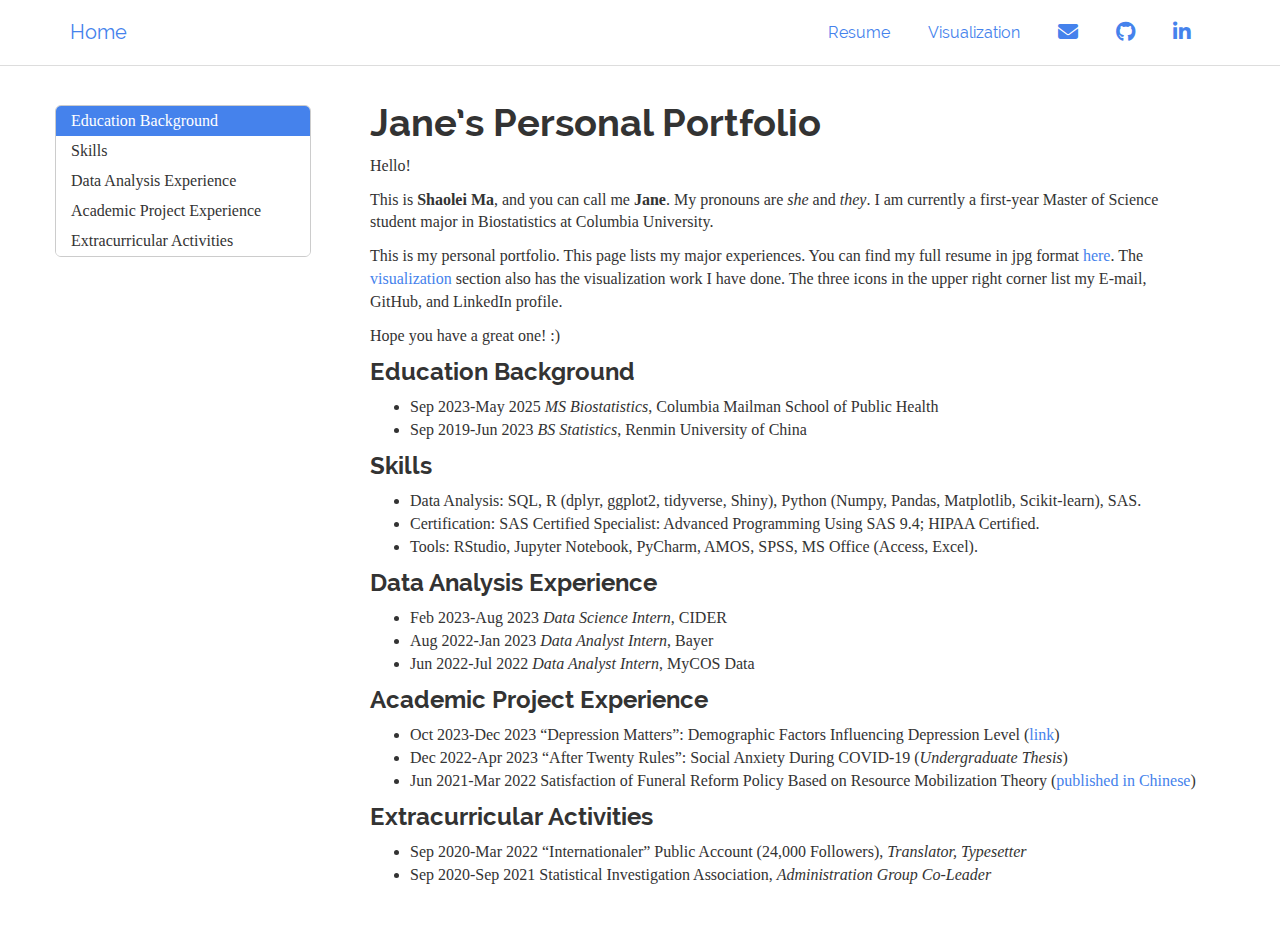
<file: index.html>
<!DOCTYPE html>

<html>

<head>

<meta charset="utf-8" />
<meta name="generator" content="pandoc" />
<meta http-equiv="X-UA-Compatible" content="IE=EDGE" />




<title>Jane’s Personal Portfolio</title>

<script src="site_libs/header-attrs-2.26/header-attrs.js"></script>
<script src="site_libs/jquery-3.6.0/jquery-3.6.0.min.js"></script>
<meta name="viewport" content="width=device-width, initial-scale=1" />
<link href="site_libs/bootstrap-3.3.5/css/readable.min.css" rel="stylesheet" />
<script src="site_libs/bootstrap-3.3.5/js/bootstrap.min.js"></script>
<script src="site_libs/bootstrap-3.3.5/shim/html5shiv.min.js"></script>
<script src="site_libs/bootstrap-3.3.5/shim/respond.min.js"></script>
<style>h1 {font-size: 34px;}
       h1.title {font-size: 38px;}
       h2 {font-size: 30px;}
       h3 {font-size: 24px;}
       h4 {font-size: 18px;}
       h5 {font-size: 16px;}
       h6 {font-size: 12px;}
       code {color: inherit; background-color: rgba(0, 0, 0, 0.04);}
       pre:not([class]) { background-color: white }</style>
<script src="site_libs/jqueryui-1.13.2/jquery-ui.min.js"></script>
<link href="site_libs/tocify-1.9.1/jquery.tocify.css" rel="stylesheet" />
<script src="site_libs/tocify-1.9.1/jquery.tocify.js"></script>
<script src="site_libs/navigation-1.1/tabsets.js"></script>
<link href="site_libs/highlightjs-9.12.0/default.css" rel="stylesheet" />
<script src="site_libs/highlightjs-9.12.0/highlight.js"></script>
<link href="site_libs/font-awesome-6.4.2/css/all.min.css" rel="stylesheet" />
<link href="site_libs/font-awesome-6.4.2/css/v4-shims.min.css" rel="stylesheet" />

<style type="text/css">
  code{white-space: pre-wrap;}
  span.smallcaps{font-variant: small-caps;}
  span.underline{text-decoration: underline;}
  div.column{display: inline-block; vertical-align: top; width: 50%;}
  div.hanging-indent{margin-left: 1.5em; text-indent: -1.5em;}
  ul.task-list{list-style: none;}
    </style>

<style type="text/css">code{white-space: pre;}</style>
<script type="text/javascript">
if (window.hljs) {
  hljs.configure({languages: []});
  hljs.initHighlightingOnLoad();
  if (document.readyState && document.readyState === "complete") {
    window.setTimeout(function() { hljs.initHighlighting(); }, 0);
  }
}
</script>









<style type = "text/css">
.main-container {
  max-width: 940px;
  margin-left: auto;
  margin-right: auto;
}
img {
  max-width:100%;
}
.tabbed-pane {
  padding-top: 12px;
}
.html-widget {
  margin-bottom: 20px;
}
button.code-folding-btn:focus {
  outline: none;
}
summary {
  display: list-item;
}
details > summary > p:only-child {
  display: inline;
}
pre code {
  padding: 0;
}
</style>


<style type="text/css">
.dropdown-submenu {
  position: relative;
}
.dropdown-submenu>.dropdown-menu {
  top: 0;
  left: 100%;
  margin-top: -6px;
  margin-left: -1px;
  border-radius: 0 6px 6px 6px;
}
.dropdown-submenu:hover>.dropdown-menu {
  display: block;
}
.dropdown-submenu>a:after {
  display: block;
  content: " ";
  float: right;
  width: 0;
  height: 0;
  border-color: transparent;
  border-style: solid;
  border-width: 5px 0 5px 5px;
  border-left-color: #cccccc;
  margin-top: 5px;
  margin-right: -10px;
}
.dropdown-submenu:hover>a:after {
  border-left-color: #adb5bd;
}
.dropdown-submenu.pull-left {
  float: none;
}
.dropdown-submenu.pull-left>.dropdown-menu {
  left: -100%;
  margin-left: 10px;
  border-radius: 6px 0 6px 6px;
}
</style>

<script type="text/javascript">
// manage active state of menu based on current page
$(document).ready(function () {
  // active menu anchor
  href = window.location.pathname
  href = href.substr(href.lastIndexOf('/') + 1)
  if (href === "")
    href = "index.html";
  var menuAnchor = $('a[href="' + href + '"]');

  // mark the anchor link active (and if it's in a dropdown, also mark that active)
  var dropdown = menuAnchor.closest('li.dropdown');
  if (window.bootstrap) { // Bootstrap 4+
    menuAnchor.addClass('active');
    dropdown.find('> .dropdown-toggle').addClass('active');
  } else { // Bootstrap 3
    menuAnchor.parent().addClass('active');
    dropdown.addClass('active');
  }

  // Navbar adjustments
  var navHeight = $(".navbar").first().height() + 15;
  var style = document.createElement('style');
  var pt = "padding-top: " + navHeight + "px; ";
  var mt = "margin-top: -" + navHeight + "px; ";
  var css = "";
  // offset scroll position for anchor links (for fixed navbar)
  for (var i = 1; i <= 6; i++) {
    css += ".section h" + i + "{ " + pt + mt + "}\n";
  }
  style.innerHTML = "body {" + pt + "padding-bottom: 40px; }\n" + css;
  document.head.appendChild(style);
});
</script>

<!-- tabsets -->

<style type="text/css">
.tabset-dropdown > .nav-tabs {
  display: inline-table;
  max-height: 500px;
  min-height: 44px;
  overflow-y: auto;
  border: 1px solid #ddd;
  border-radius: 4px;
}

.tabset-dropdown > .nav-tabs > li.active:before, .tabset-dropdown > .nav-tabs.nav-tabs-open:before {
  content: "\e259";
  font-family: 'Glyphicons Halflings';
  display: inline-block;
  padding: 10px;
  border-right: 1px solid #ddd;
}

.tabset-dropdown > .nav-tabs.nav-tabs-open > li.active:before {
  content: "\e258";
  font-family: 'Glyphicons Halflings';
  border: none;
}

.tabset-dropdown > .nav-tabs > li.active {
  display: block;
}

.tabset-dropdown > .nav-tabs > li > a,
.tabset-dropdown > .nav-tabs > li > a:focus,
.tabset-dropdown > .nav-tabs > li > a:hover {
  border: none;
  display: inline-block;
  border-radius: 4px;
  background-color: transparent;
}

.tabset-dropdown > .nav-tabs.nav-tabs-open > li {
  display: block;
  float: none;
}

.tabset-dropdown > .nav-tabs > li {
  display: none;
}
</style>

<!-- code folding -->



<style type="text/css">

#TOC {
  margin: 25px 0px 20px 0px;
}
@media (max-width: 768px) {
#TOC {
  position: relative;
  width: 100%;
}
}

@media print {
.toc-content {
  /* see https://github.com/w3c/csswg-drafts/issues/4434 */
  float: right;
}
}

.toc-content {
  padding-left: 30px;
  padding-right: 40px;
}

div.main-container {
  max-width: 1200px;
}

div.tocify {
  width: 20%;
  max-width: 260px;
  max-height: 85%;
}

@media (min-width: 768px) and (max-width: 991px) {
  div.tocify {
    width: 25%;
  }
}

@media (max-width: 767px) {
  div.tocify {
    width: 100%;
    max-width: none;
  }
}

.tocify ul, .tocify li {
  line-height: 20px;
}

.tocify-subheader .tocify-item {
  font-size: 0.90em;
}

.tocify .list-group-item {
  border-radius: 0px;
}


</style>



</head>

<body>


<div class="container-fluid main-container">


<!-- setup 3col/9col grid for toc_float and main content  -->
<div class="row">
<div class="col-xs-12 col-sm-4 col-md-3">
<div id="TOC" class="tocify">
</div>
</div>

<div class="toc-content col-xs-12 col-sm-8 col-md-9">




<div class="navbar navbar-default  navbar-fixed-top" role="navigation">
  <div class="container">
    <div class="navbar-header">
      <button type="button" class="navbar-toggle collapsed" data-toggle="collapse" data-bs-toggle="collapse" data-target="#navbar" data-bs-target="#navbar">
        <span class="icon-bar"></span>
        <span class="icon-bar"></span>
        <span class="icon-bar"></span>
      </button>
      <a class="navbar-brand" href="index.html">Home</a>
    </div>
    <div id="navbar" class="navbar-collapse collapse">
      <ul class="nav navbar-nav">
        
      </ul>
      <ul class="nav navbar-nav navbar-right">
        <li>
  <a href="resume.html">Resume</a>
</li>
<li>
  <a href="visualization.html">Visualization</a>
</li>
<li>
  <a href="mailto:sm5592@columbia.edu">
    <span class="fa fa-envelope fa-lg"></span>
     
  </a>
</li>
<li>
  <a href="http://github.com/janesweets/">
    <span class="fa fa-github fa-lg"></span>
     
  </a>
</li>
<li>
  <a href="https://www.linkedin.com/in/shaolei-jane-ma/">
    <span class="fa fa-linkedin fa-lg"></span>
     
  </a>
</li>
      </ul>
    </div><!--/.nav-collapse -->
  </div><!--/.container -->
</div><!--/.navbar -->

<div id="header">



<h1 class="title toc-ignore">Jane’s Personal Portfolio</h1>

</div>


<p>Hello!</p>
<p>This is <strong>Shaolei Ma</strong>, and you can call me
<strong>Jane</strong>. My pronouns are <em>she</em> and <em>they</em>. I
am currently a first-year Master of Science student major in
Biostatistics at Columbia University.</p>
<p>This is my personal portfolio. This page lists my major experiences.
You can find my full resume in jpg format <a
href="resume.html">here</a>. The <a
href="visualization.html">visualization</a> section also has the
visualization work I have done. The three icons in the upper right
corner list my E-mail, GitHub, and LinkedIn profile.</p>
<p>Hope you have a great one! :)</p>
<div id="education-background" class="section level3">
<h3>Education Background</h3>
<ul>
<li>Sep 2023-May 2025 <em>MS Biostatistics</em>, Columbia Mailman School
of Public Health</li>
<li>Sep 2019-Jun 2023 <em>BS Statistics</em>, Renmin University of
China</li>
</ul>
</div>
<div id="skills" class="section level3">
<h3>Skills</h3>
<ul>
<li>Data Analysis: SQL, R (dplyr, ggplot2, tidyverse, Shiny), Python
(Numpy, Pandas, Matplotlib, Scikit-learn), SAS.</li>
<li>Certification: SAS Certified Specialist: Advanced Programming Using
SAS 9.4; HIPAA Certified.</li>
<li>Tools: RStudio, Jupyter Notebook, PyCharm, AMOS, SPSS, MS Office
(Access, Excel).</li>
</ul>
</div>
<div id="data-analysis-experience" class="section level3">
<h3>Data Analysis Experience</h3>
<ul>
<li>Feb 2023-Aug 2023 <em>Data Science Intern</em>, CIDER</li>
<li>Aug 2022-Jan 2023 <em>Data Analyst Intern</em>, Bayer</li>
<li>Jun 2022-Jul 2022 <em>Data Analyst Intern</em>, MyCOS Data</li>
</ul>
</div>
<div id="academic-project-experience" class="section level3">
<h3>Academic Project Experience</h3>
<ul>
<li>Oct 2023-Dec 2023 “Depression Matters”: Demographic Factors
Influencing Depression Level (<a
href="https://doloreshqq.github.io/p8105_final.github.io/index.html">link</a>)</li>
<li>Dec 2022-Apr 2023 “After Twenty Rules”: Social Anxiety During
COVID-19 (<em>Undergraduate Thesis</em>)</li>
<li>Jun 2021-Mar 2022 Satisfaction of Funeral Reform Policy Based on
Resource Mobilization Theory (<a
href="https://www.cnki.net/KCMS/detail/detail.aspx?dbcode=CJFD&amp;dbname=CJFDLAST2023&amp;filename=DXYP202310043&amp;uniplatform=OVERSEA&amp;v=0i-G_dhr1ffH8VL3yxC0Hu8HRF4cmIsT4LjlqP0VZeejbpFWkhYM5-vPbQS7HNNQ">published
in Chinese</a>)</li>
</ul>
</div>
<div id="extracurricular-activities" class="section level3">
<h3>Extracurricular Activities</h3>
<ul>
<li>Sep 2020-Mar 2022 “Internationaler” Public Account (24,000
Followers), <em>Translator, Typesetter</em></li>
<li>Sep 2020-Sep 2021 Statistical Investigation Association,
<em>Administration Group Co-Leader</em></li>
</ul>
</div>



</div>
</div>

</div>

<script>

// add bootstrap table styles to pandoc tables
function bootstrapStylePandocTables() {
  $('tr.odd').parent('tbody').parent('table').addClass('table table-condensed');
}
$(document).ready(function () {
  bootstrapStylePandocTables();
});


</script>

<!-- tabsets -->

<script>
$(document).ready(function () {
  window.buildTabsets("TOC");
});

$(document).ready(function () {
  $('.tabset-dropdown > .nav-tabs > li').click(function () {
    $(this).parent().toggleClass('nav-tabs-open');
  });
});
</script>

<!-- code folding -->

<script>
$(document).ready(function ()  {

    // temporarily add toc-ignore selector to headers for the consistency with Pandoc
    $('.unlisted.unnumbered').addClass('toc-ignore')

    // move toc-ignore selectors from section div to header
    $('div.section.toc-ignore')
        .removeClass('toc-ignore')
        .children('h1,h2,h3,h4,h5').addClass('toc-ignore');

    // establish options
    var options = {
      selectors: "h1,h2,h3",
      theme: "bootstrap3",
      context: '.toc-content',
      hashGenerator: function (text) {
        return text.replace(/[.\\/?&!#<>]/g, '').replace(/\s/g, '_');
      },
      ignoreSelector: ".toc-ignore",
      scrollTo: 0
    };
    options.showAndHide = true;
    options.smoothScroll = true;

    // tocify
    var toc = $("#TOC").tocify(options).data("toc-tocify");
});
</script>

<!-- dynamically load mathjax for compatibility with self-contained -->
<script>
  (function () {
    var script = document.createElement("script");
    script.type = "text/javascript";
    script.src  = "https://mathjax.rstudio.com/latest/MathJax.js?config=TeX-AMS-MML_HTMLorMML";
    document.getElementsByTagName("head")[0].appendChild(script);
  })();
</script>

</body>
</html>
</file>
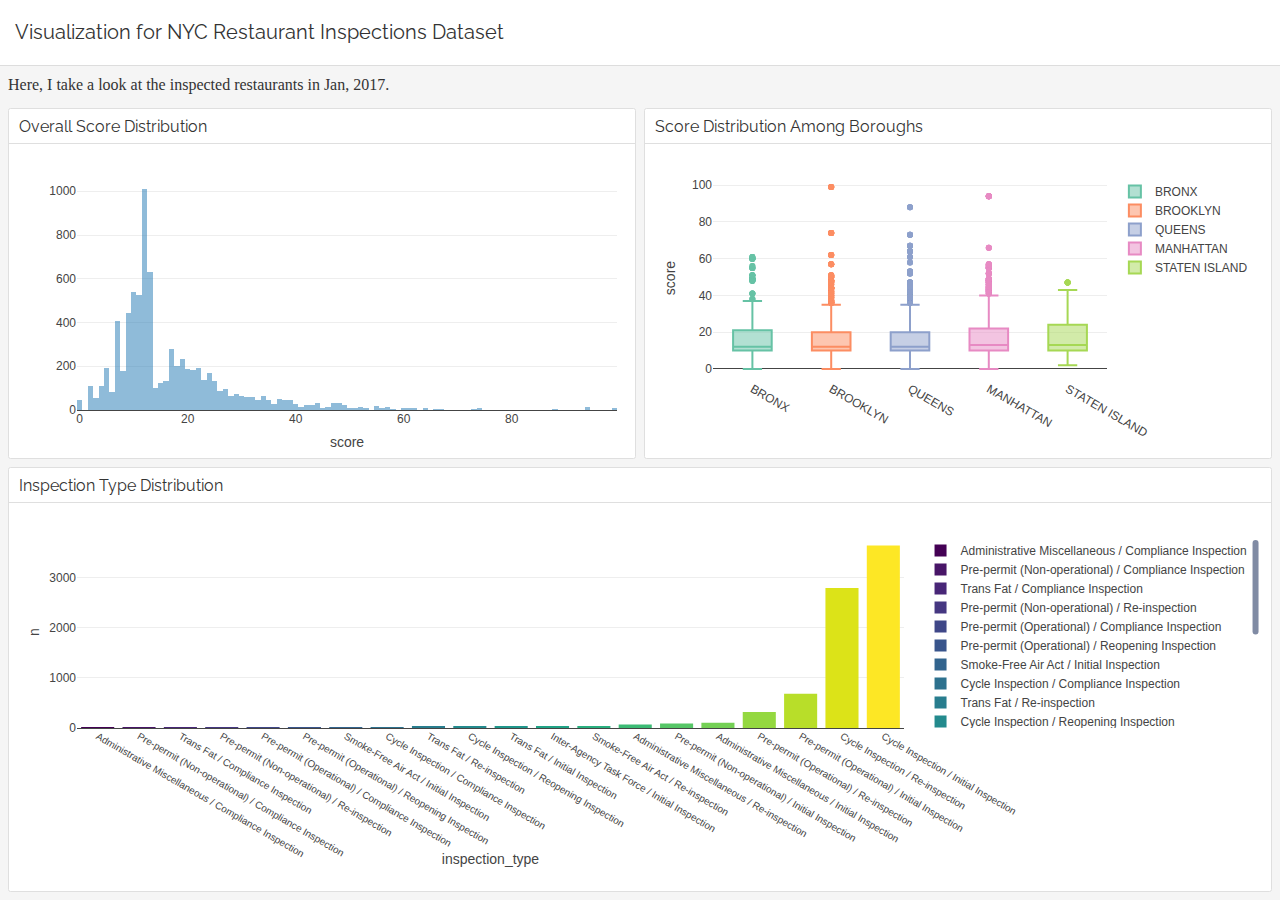
<file: dashboard.html>
<!DOCTYPE html>
<html xmlns="http://www.w3.org/1999/xhtml">
<head>

<meta charset="utf-8">
<meta http-equiv="Content-Type" content="text/html; charset=utf-8" />
<meta name="generator" content="pandoc" />



<title>Visualization for NYC Restaurant Inspections Dataset</title>

<meta property="og:title" content="Visualization for NYC Restaurant Inspections Dataset" />

<meta name='viewport' content='width=device-width, initial-scale=1.0, maximum-scale=1.0, user-scalable=no' />

<link rel="icon" href="data:image/x-icon;" type="image/x-icon">


<script type="text/javascript">
window.FlexDashboardComponents = [];
</script>

<script src="site_libs/header-attrs-2.26/header-attrs.js"></script>
<script src="site_libs/jquery-3.6.0/jquery-3.6.0.min.js"></script>
<meta name="viewport" content="width=device-width, initial-scale=1, shrink-to-fit=no" />
<link href="site_libs/bootstrap-3.4.1/bootstrap.min.css" rel="stylesheet" />
<script src="site_libs/bootstrap-3.4.1/bootstrap.min.js"></script>
<script src="site_libs/bootstrap-accessibility-1.0.6/plugins/js/bootstrap-accessibility.min.js"></script>
<link href="site_libs/flexdashboard-css-0.6.2/flexdashboard-css.css" rel="stylesheet" />
<script src="site_libs/stickytableheaders-0.1.19/jquery.stickytableheaders.min.js"></script>
<link href="site_libs/htmltools-fill-0.5.8/fill.css" rel="stylesheet" />
<script src="site_libs/htmlwidgets-1.6.4/htmlwidgets.js"></script>
<script src="site_libs/plotly-binding-4.10.4/plotly.js"></script>
<script src="site_libs/typedarray-0.1/typedarray.min.js"></script>
<link href="site_libs/crosstalk-1.2.1/css/crosstalk.min.css" rel="stylesheet" />
<script src="site_libs/crosstalk-1.2.1/js/crosstalk.min.js"></script>
<link href="site_libs/plotly-htmlwidgets-css-2.11.1/plotly-htmlwidgets.css" rel="stylesheet" />
<script src="site_libs/plotly-main-2.11.1/plotly-latest.min.js"></script>
<style type="text/css">
/*
  CSS for flexdashboard.js' use of Sly(). The sizing/position of this CSS needs to be
  applied _before_ flexdashboard.js initializes, which is why this CSS has been pulled
  out from flexdashboard.scss and inlined in the document's head.
*/

.storyboard-nav button {
  background: transparent;
  border: 0;
  opacity: .3;
  outline: none;
  padding: 0;
}

.storyboard-nav button:hover,
.storyboard-nav button:hover {
  opacity: .5;
}

.storyboard-nav button:disabled,
.storyboard-nav button:disabled {
  opacity: .1;
}

.storyboard-nav .sbnext,
.storyboard-nav .sbprev {
  float: left;
  width: 2%;
  height: 120px;
}

.storyboard-nav .sbprev {
  text-align: left;
  width: 2%;
}

.storyboard-nav .sbnext {
  float: right;
  text-align: right;
  margin-right: 8px;
}

.storyboard-nav .sbframelist {
  margin: 0 auto;
  width: 94%;
  height: 120px;
  overflow: hidden;
  text-shadow: none;
  margin-bottom: 8px;
}

.storyboard-nav .sbframelist ul {
  list-style: none;
  margin: 0;
  padding: 0;
  height: 100%;
}

.storyboard-nav .sbframelist ul li {
  float: left;
  width: 270px;
  height: 100%;
  padding: 10px 10px 10px 10px;
  margin-right: 8px;
  text-align: left;
  cursor: pointer;
}

.storyboard-nav .sbframelist ul li:last-child {
  margin-right: 0px;
}

.sbframe-commentary {
  width: 300px;
}

.sbframe-commentary ul {
  padding-left: 22px;
}

.sbframe.active {
  display: flex;
}

.sbframe:not(.active) {
  display: none;
}
@media only screen and (min-width: 768px) {
html, body {
  height: 100%;
}

#dashboard-container {
  height: 100%;
}
}
</style>



</head>

<body>

<div class="navbar navbar-inverse navbar-fixed-top" role="navigation">
<div class="container-fluid">
<div class="navbar-header">

<span class="navbar-logo pull-left">
  
</span>
<span class="navbar-brand">
  Visualization for NYC Restaurant Inspections Dataset
  <span class="navbar-author">
        </span>
</span>

<button id="navbar-button" type="button" class="navbar-toggle collapsed pull-right" data-toggle="collapse" data-bs-toggle="collapse" data-target="#navbar" data-bs-target="#navbar">
<span class="icon-bar"></span>
<span class="icon-bar"></span>
<span class="icon-bar"></span>
</button>

</div>
<div id="navbar" class="navbar-collapse collapse">
<ul class="nav navbar-nav navbar-left">
</ul>
<ul class="nav navbar-nav navbar-right">
</ul>
</div><!--/.nav-collapse-->
</div><!--/.container-->
</div><!--/.navbar-->

<script type="text/javascript">


var FlexDashboard = (function () {

  // initialize options
  var _options = {};

  var FlexDashboard = function() {

    // default options
    _options = $.extend(_options, {
      theme: "cosmo",
      fillPage: false,
      orientation: 'columns',
      storyboard: false,
      defaultFigWidth: 576,
      defaultFigHeight: 461,
      defaultFigWidthMobile: 360,
      defaultFigHeightMobile: 461,
      isMobile: false,
      isPortrait: false,
      resize_reload: true
    });
  };

  function init(options) {

    // extend default options
    $.extend(true, _options, options);

    // add ids to sections that don't have them (pandoc won't assign ids
    // to e.g. sections with titles consisting of only chinese characters)
    var nextId = 1;
    $('.level1:not([id]),.level2:not([id]),.level3:not([id])').each(function() {
      $(this).attr('id', 'dashboard-' + nextId++);
    });

    // find navbar items
    var navbarItems = $('#flexdashboard-navbar');
    if (navbarItems.length)
      navbarItems = JSON.parse(navbarItems.html());
    addNavbarItems(navbarItems);

    // find the main dashboard container
    var dashboardContainer = $('#dashboard-container');

    // resolve mobile classes
    resolveMobileClasses(dashboardContainer);

    // one time global initialization for components
    componentsInit(dashboardContainer);

    // look for a global sidebar
    var globalSidebar = dashboardContainer.find(".section.level1.sidebar");
    if (globalSidebar.length > 0) {

      // global layout for fullscreen displays
      if (!isMobilePhone()) {

         // hoist it up to the top level
         globalSidebar.insertBefore(dashboardContainer);

         // lay it out (set width/positions)
         layoutSidebar(globalSidebar, dashboardContainer);

      // tuck sidebar into first page for mobile phones
      } else {

        // convert it into a level3 section
        globalSidebar.removeClass('sidebar');
        globalSidebar.removeClass('level1');
        globalSidebar.addClass('level3');
        var h1 = globalSidebar.children('h1');
        var h3 = $('<h3></h3>');
        h3.append(h1.contents());
        h3.insertBefore(h1);
        h1.detach();

        // move it into the first page
        var page = dashboardContainer.find('.section.level1').first();
        if (page.length > 0)
          page.prepend(globalSidebar);
      }
    }

    // look for pages to layout
    var pages = $('div.section.level1');
    if (pages.length > 0) {

        // find the navbar and collapse on clicked
        var navbar = $('#navbar');
        navbar.on("click", "a[data-toggle!=dropdown]", null, function () {
           navbar.collapse('hide');
        });

        // envelop the dashboard container in a tab content div
        dashboardContainer.wrapInner('<div class="tab-content"></div>');

        pages.each(function(index) {

          // lay it out
          layoutDashboardPage($(this));

          // add it to the navbar
          addToNavbar($(this), index === 0);

        });

    } else {

      // remove the navbar and navbar button if we don't
      // have any navbuttons
      if (navbarItems.length === 0) {
        $('#navbar').remove();
        $('#navbar-button').remove();
      }

      // add the storyboard class if requested
      if (_options.storyboard)
        dashboardContainer.addClass('storyboard');

      // layout the entire page
      layoutDashboardPage(dashboardContainer);
    }

    // if we are in shiny we need to trigger a window resize event to
    // force correct layout of shiny-bound-output elements
    if (isShinyDoc())
      $(window).trigger('resize');

    // make main components visible
    $('.section.sidebar').css('visibility', 'visible');
    dashboardContainer.css('visibility', 'visible');

    // handle location hash
    handleLocationHash();

    // intialize prism highlighting
    initPrismHighlighting();

    // record mobile and orientation state then register a handler
    // to refresh if resize_reload is set to true and it changes
    _options.isMobile = isMobilePhone();
    _options.isPortrait = isPortrait();
    if (_options.resize_reload) {
      $(window).on('resize', function() {
        if (_options.isMobile !== isMobilePhone() ||
            _options.isPortrait !== isPortrait()) {
          window.location.reload();
        }
      });
    } else {
      // if in desktop mode and resizing to mobile, make sure the heights are 100%
      // This enforces what `fillpage.css` does for "wider" pages.
      // Since we are not reloading once the page becomes small, we need to force the height to 100%
      // This is a new situation introduced when `_options.resize_reload` is `false`
      if (! _options.isMobile) {
        // only add if `fillpage.css` was added in the first place
        if (_options.fillPage) {
          // fillpage.css
          $("html,body,#dashboard").css("height", "100%");
        }
      }
    }
    // trigger layoutcomplete event
    dashboardContainer.trigger('flexdashboard:layoutcomplete');
  }

  function resolveMobileClasses(dashboardContainer) {
     // add top level layout class
    dashboardContainer.addClass(isMobilePhone() ? 'mobile-layout' :
                                                  'desktop-layout');

    // look for .mobile sections and add .no-mobile to their peers
    var mobileSections = $('.section.mobile');
    mobileSections.each(function() {
       var id = $(this).attr('id');
       var nomobileId = id.replace(/-\d+$/, '');
       $('#' + nomobileId).addClass('no-mobile');
    });
  }

  function addNavbarItems(navbarItems) {

    var navbarLeft = $('ul.navbar-left');
    var navbarRight = $('ul.navbar-right');

    for (var i = 0; i<navbarItems.length; i++) {

      // get the item
      var item = navbarItems[i];

      // determine the container
      var container = null;
      if (item.align === "left")
        container = navbarLeft;
      else
        container = navbarRight;

      // navbar menu if we have multiple items
      if (item.items) {
        var menu = navbarMenu(null, item.icon, item.title, container);
        for (var j = 0; j<item.items.length; j++) {
          var subItem = item.items[j];
          var li = $('<li></li>');
          var a = navbarLink(subItem.icon, subItem.title, subItem.href, subItem.target);
          a.removeClass("nav-link").addClass("dropdown-item");
          li.append(a);
          menu.append(li);
        }
      } else {
        var li = $('<li class="nav-item"></li>');
        li.append(navbarLink(item.icon, item.title, item.href, item.target));
        container.append(li);
      }
    }
  }

  // create or get a reference to an existing dropdown menu
  function navbarMenu(id, icon, title, container) {
    var existingMenu = [];
    if (id)
      existingMenu = container.children('#' + id);
    if (existingMenu.length > 0) {
      return existingMenu.children('ul');
    } else {
      var li = $('<li class="nav-item"></li>');
      if (id)
        li.attr('id', id);
      li.addClass('dropdown');
      // auto add "Share" title on mobile if necessary
      if (!title && icon && (icon === "fa-share-alt") && isMobilePhone())
        title = "Share";
      if (title) {
        title = title + ' <span class="caret"></span>';
      }
      var a = navbarLink(icon, title, "#");
      a.addClass('dropdown-toggle');
      a.attr('data-toggle', 'dropdown');
      a.attr('data-bs-toggle', 'dropdown');
      a.attr('role', 'button');
      a.attr('aria-expanded', 'false');
      li.append(a);
      var ul = $('<ul class="dropdown-menu"></ul>');
      ul.attr('role', 'menu');
      li.append(ul);
      container.append(li);
      return ul;
    }
  }

  function addToNavbar(page, active) {

    // capture the id and data-icon attribute (if any)
    var id = page.attr('id');
    var icon = page.attr('data-icon');
    var navmenu = page.attr('data-navmenu');
    var navmenuIcon = page.attr('data-navmenu-icon');

    // get hidden state (transfer this to navbar)
    var hidden = page.hasClass('hidden');
    page.removeClass('hidden');

    // sanitize the id for use with bootstrap tabs
    id = id.replace(/[.\/?&!#<>]/g, '').replace(/\s/g, '_');
    page.attr('id', id);

    // get the wrapper
    var wrapper = page.closest('.dashboard-page-wrapper');

    // move the id to the wrapper
    page.removeAttr('id');
    wrapper.attr('id', id);

    // add the tab-pane class to the wrapper
    wrapper.addClass('tab-pane');

    // get a reference to the h1, discover its inner contens, then detach it
    var h1 = wrapper.find('h1').first();
    var title = h1.contents();
    h1.detach();

    // create a navbar item
    var li = $('<li></li>');
    var a = navbarLink(icon, title, '#' + id);
    a.attr('data-toggle', 'tab');
    a.attr('data-bs-toggle', 'tab');
    li.append(a);

    // add it to the navbar (or navbar menu if specified)
    var container = $('ul.navbar-left');
    if (navmenu) {
      var menuId = navmenu.replace(/\s+/g, '');
      var menu = navbarMenu(menuId, navmenuIcon, navmenu, container);
      li.find("> a").removeClass("nav-link").addClass("dropdown-item");
      menu.append(li);
    } else {
      li.addClass("nav-item")
      container.append(li);
    }

    // mark active tab and corresponding nav menu item
    if (active)
      $(a).tab("show");

    // hide it if requested
    if (hidden)
      li.addClass('hidden');
  }

  function navbarLink(icon, title, href, target) {

    var a = $('<a class="nav-link"></a>');
    if (icon) {

      // get the name of the icon set and icon
      var dashPos = icon.indexOf("-");
      var iconSet = null;
      var iconSplit = icon.split(" ");
      if (iconSplit.length > 1) {
        iconSet = iconSplit[0];
        icon = iconSplit.slice(1).join(" ");
      } else {
        iconSet = icon.substring(0, dashPos);
      }
      var iconName = icon.substring(dashPos + 1);

      // create the icon
      var iconElement = $('<span class="' + iconSet + ' ' + icon + '"></span>');
      if (title)
        iconElement.css('margin-right', '7px');
      a.append(iconElement);
      // if href is null see if we can auto-generate based on icon (e.g. social)
      if (!href)
        maybeGenerateLinkFromIcon(iconName, a);
    }
    if (title)
      a.append(title);

    // add the href.
    if (href) {
      if (href === "source_embed") {
        a.attr('href', '#');
        a.attr('data-featherlight', "#flexdashboard-source-code");
        a.featherlight({
            beforeOpen: function(event){
              $('body').addClass('unselectable');
            },
            afterClose: function(event){
              $('body').removeClass('unselectable');
            }
        });
      } else {
        a.attr('href', href);
      }
    }

    // add the arget
    if (target)
      a.attr('target', target);

    return a;
  }

  // auto generate a link from an icon name (e.g. twitter) when possible
  function maybeGenerateLinkFromIcon(iconName, a) {

     var serviceLinks = {
      "twitter": "https://twitter.com/share?text=" + encodeURIComponent(document.title) + "&url="+encodeURIComponent(location.href),
      "facebook": "https://www.facebook.com/sharer/sharer.php?u="+encodeURIComponent(location.href),
      "linkedin": "https://www.linkedin.com/shareArticle?mini=true&url="+encodeURIComponent(location.href) + "&title=" + encodeURIComponent(document.title),
      "pinterest": "https://pinterest.com/pin/create/link/?url="+encodeURIComponent(location.href) + "&description=" + encodeURIComponent(document.title)
    };

    var makeSocialLink = function(a, href) {
      a.attr('href', '#');
      a.on('click', function(e) {
        e.preventDefault();
        window.open(href);
      });
    };

    $.each(serviceLinks, function(key, value) {
      if (iconName.indexOf(key) !== -1)
        makeSocialLink(a, value);
    });
  }

  // layout a dashboard page
  function layoutDashboardPage(page) {

    // use a page wrapper so that free form content above the
    // dashboard appears at the top rather than the side (as it
    // would without the wrapper in a column orientation)
    var wrapper = $('<div class="dashboard-page-wrapper"></div>');
    page.wrap(wrapper);

    // if there are no level2 or level3 headers synthesize a level3
    // header to contain the (e.g. frame it, scroll container, etc.)
    var headers = page.find('h2,h3');
    if (headers.length === 0)
      page.wrapInner('<div class="section level3"></div>');

    // hoist up any content before level 2 or level 3 headers
    var children = page.children();
    children.each(function(index) {
      if ($(this).hasClass('level2') || $(this).hasClass('level3'))
        return false;
      $(this).insertBefore(page);
    });

    // determine orientation and fillPage behavior for distinct media
    var orientation, fillPage, storyboard;

    // media: mobile phone
    if (isMobilePhone()) {

      // if there is a sidebar we need to ensure it's content
      // is properly framed as an h3
      var sidebar = page.find('.section.sidebar');
      sidebar.removeClass('sidebar');
      sidebar.wrapInner('<div class="section level3"></div>');
      var h2 = sidebar.find('h2');
      var h3 = $('<h3></h3>');
      h3.append(h2.contents());
      h3.insertBefore(h2);
      h2.detach();

      // wipeout h2 elements then enclose them in a single h2
      var level2 = page.find('div.section.level2');
      level2.each(function() {
        level2.children('h2').remove();
        level2.children().unwrap();
      });
      page.wrapInner('<div class="section level2"></div>');

      // substitute mobile images
      if (isPortrait()) {
        var mobileFigures = $('img.mobile-figure');
        mobileFigures.each(function() {
          // get the src (might be base64 encoded)
          var src = $(this).attr('src');

          // find it's peer
          var id = $(this).attr('data-mobile-figure-id');
          var img = $('img[data-figure-id=' + id + "]");
          img.attr('src', src)
             .attr('width', _options.defaultFigWidthMobile)
             .attr('height', _options.defaultFigHeightMobile);
        });
      }

      // hoist storyboard commentary into it's own section
      if (page.hasClass('storyboard')) {
        var commentaryHR = page.find('div.section.level3 hr');
        commentaryHR.each(function() {
          var commentary = $(this).nextAll().detach();
          var commentarySection = $('<div class="section level3"></div>');
          commentarySection.append(commentary);
          commentarySection.insertAfter($(this).closest('div.section.level3'));
          $(this).remove();
        });
      }

      // force a non full screen layout by columns
      orientation = _options.orientation = 'columns';
      fillPage = _options.fillPage = false;
      storyboard = _options.storyboard = false;

    // media: desktop
    } else {

      // determine orientation
      orientation = page.attr('data-orientation');
      if (orientation !== 'rows' && orientation != 'columns')
        orientation = _options.orientation;

      // determine storyboard mode
      storyboard = page.hasClass('storyboard');

      // fillPage based on options (force for storyboard)
      fillPage = _options.fillPage || storyboard;

      // handle sidebar
      var sidebar = page.find('.section.level2.sidebar');
      if (sidebar.length > 0)
        layoutSidebar(sidebar, page);
    }

    // give it and it's parent divs height: 100% if we are in fillPage mode
    if (fillPage) {
      page.addClass('vertical-layout-fill');
      page.css('height', '100%');
      page.parents('div').css('height', '100%');
    } else {
      page.addClass('vertical-layout-scroll');
    }

    // perform the layout
    if (storyboard)
      layoutPageAsStoryboard(page);
    else if (orientation === 'rows')
      layoutPageByRows(page, fillPage);
    else if (orientation === 'columns')
      layoutPageByColumns(page, fillPage);
  }

  function layoutSidebar(sidebar, content) {

    // get it out of the header hierarchy
    sidebar = sidebar.first();
    if (sidebar.hasClass('level1')) {
      sidebar.removeClass('level1');
      sidebar.children('h1').remove();
    } else if (sidebar.hasClass('level2')) {
      sidebar.removeClass('level2');
      sidebar.children('h2').remove();
    }

    // determine width
    var sidebarWidth = isTablet() ? 220 : 250;
    var dataWidth = parseInt(sidebar.attr('data-width'));
    if (dataWidth)
      sidebarWidth = dataWidth;

    // set the width and shift the page right to accomodate the sidebar
    sidebar.css('width', sidebarWidth + 'px');
    content.css('padding-left', sidebarWidth + 'px');

    // wrap it's contents in a form
    sidebar.wrapInner($('<form></form>'));
  }

  function layoutPageAsStoryboard(page) {

    // create storyboard navigation
    var nav = $('<div class="storyboard-nav"></div>');

    // add navigation buttons
    var prev = $('<button class="sbprev"><i class="fa fa-angle-left"></i></button>');
    nav.append(prev);
    var next= $('<button class="sbnext"><i class="fa fa-angle-right"></i></button>');
    nav.append(next);

    // add navigation frame
    var frameList = $('<div class="sbframelist"></div>');
    nav.append(frameList);
    var ul = $('<ul></ul>');
    frameList.append(ul);

     // find all the level3 sections (those are the storyboard frames)
    var frames = page.find('div.section.level3');
    frames.each(function() {

      // mark it
      $(this).addClass('sbframe');

      // divide it into chart content and (optional) commentary
      $(this).addClass('dashboard-column-orientation');

      // stuff the chart into it's own div w/ flex
      $(this).wrapInner('<div class="sbframe-component"></div>');
      setFlex($(this), 1);
      var frame = $(this).children('.sbframe-component');

      // extract the title from the h3
      var li = $('<li></li>');
      var h3 = frame.children('h3');
      li.append(h3.contents());
      h3.detach();
      ul.append(li);

      // extract commentary
      var hr = frame.children('hr');
      if (hr.length) {
        var commentary = hr.nextAll().detach();
        hr.remove();
        var commentaryFrame = $('<div class="sbframe-commentary"></div>');
        commentaryFrame.addClass('flowing-content-shim');
        commentaryFrame.addClass('flowing-content-container');
        commentaryFrame.append(commentary);
        $(this).append(commentaryFrame);

        // look for a data-commentary-width attribute
        var commentaryWidth = $(this).attr('data-commentary-width');
        if (commentaryWidth)
          commentaryFrame.css('width', commentaryWidth + 'px');
      }

      // layout the chart (force flex)
      var result = layoutChart(frame, true);

      // ice the notes if there are none
      if (!result.notes)
        frame.find('.chart-notes').remove();

      // set flex on chart
      setFlex(frame, 1);
    });

    // create a div to hold all the frames
    var frameContent = $('<div class="sbframe-content"></div>');
    frameContent.addClass('dashboard-row-orientation');
    frameContent.append(frames.detach());

    // row orientation to stack nav and frame content
    page.addClass('dashboard-row-orientation');
    page.append(nav);
    page.append(frameContent);
    setFlex(frameContent, 1);

    // initialize sly
    var sly = new Sly(frameList, {
    		horizontal: true,
    		itemNav: 'basic',
    		smart: true,
    		activateOn: 'click',
    		startAt: 0,
    		scrollBy: 1,
    		activatePageOn: 'click',
    		speed: 200,
    		moveBy: 600,
    		dragHandle: true,
    		dynamicHandle: true,
    		clickBar: true,
    		keyboardNavBy: 'items',
    		next: next,
    		prev: prev
    	}).init();

    // make first frame active
    frames.removeClass('active');
    frames.first().addClass('active');

    // subscribe to frame changed events
    sly.on('active', function (eventName, itemIndex) {
      frames.removeClass('active');
      frames.eq(itemIndex).addClass('active')
                          .trigger('shown');
    });
  }

  function layoutPageByRows(page, fillPage) {

    // row orientation
    page.addClass('dashboard-row-orientation');

    // find all the level2 sections (those are the rows)
    var rows = page.find('div.section.level2');

    // if there are no level2 sections then treat the
    // entire page as if it's a level 2 section
    if (rows.length === 0) {
      page.wrapInner('<div class="section level2"></div>');
      rows = page.find('div.section.level2');
    }

    rows.each(function () {

      // flags
      var haveNotes = false;
      var haveFlexHeight = true;

      // remove the h2
      $(this).children('h2').remove();

      // check for a tabset
      var isTabset = $(this).hasClass('tabset');
      if (isTabset)
        layoutTabset($(this));

      // give it row layout semantics if it's not a tabset
      if (!isTabset)
        $(this).addClass('dashboard-row');

      // find all of the level 3 subheads
      var columns = $(this).find('div.section.level3');

      // determine figureSizes sizes
      var figureSizes = chartFigureSizes(columns);

      // fixup the columns
      columns.each(function(index) {

        // layout the chart (force flex if we are in a tabset)
        var result = layoutChart($(this), isTabset);

        // update flexHeight state
        if (!result.flex)
          haveFlexHeight = false;

        // update state
        if (result.notes)
          haveNotes = true;

        // set the column flex based on the figure width
        // (value boxes will just get the default figure width)
        var chartWidth = figureSizes[index].width;
        setFlex($(this), chartWidth + ' ' + chartWidth + ' 0px');

      });

      // remove empty chart note divs
      if (isTabset)
        $(this).find('.chart-notes').filter(function() {
            return $(this).html() === "&nbsp;";
        }).remove();
      if (!haveNotes)
        $(this).find('.chart-notes').remove();

       // make it a flexbox row
      if (haveFlexHeight)
        $(this).addClass('dashboard-row-flex');

      // now we can set the height on all the wrappers (based on maximum
      // figure height + room for title and notes, or data-height on the
      // container if specified). However, don't do this if there is
      // no flex on any of the constituent columns
      var flexHeight = null;
      var dataHeight = parseInt($(this).attr('data-height'));
      if (dataHeight)
        flexHeight = adjustedHeight(dataHeight, columns.first());
      else if (haveFlexHeight)
        flexHeight = maxChartHeight(figureSizes, columns);
      if (flexHeight) {
        if (fillPage)
          setFlex($(this), flexHeight + ' ' + flexHeight + ' 0px');
        else {
          $(this).css('height', flexHeight + 'px');
          setFlex($(this), '0 0 ' + flexHeight + 'px');
        }
      }

    });
  }

  function layoutPageByColumns(page, fillPage) {

    // column orientation
    page.addClass('dashboard-column-orientation');

    // find all the level2 sections (those are the columns)
    var columns = page.find('div.section.level2');

    // if there are no level2 sections then treat the
    // entire page as if it's a level 2 section
    if (columns.length === 0) {
      page.wrapInner('<div class="section level2"></div>');
      columns = page.find('div.section.level2');
    }

    // layout each column
    columns.each(function (index) {

      // remove the h2
      $(this).children('h2').remove();

      // make it a flexbox column
      $(this).addClass('dashboard-column');

      // check for a tabset
      var isTabset = $(this).hasClass('tabset');
      if (isTabset)
        layoutTabset($(this));

      // find all the h3 elements
      var rows = $(this).find('div.section.level3');

      // get the figure sizes for the rows
      var figureSizes = chartFigureSizes(rows);

      // column flex is the max row width (or data-width if specified)
      var flexWidth;
      var dataWidth = parseInt($(this).attr('data-width'));
      if (dataWidth)
        flexWidth = dataWidth;
      else
        flexWidth = maxChartWidth(figureSizes);
      setFlex($(this), flexWidth + ' ' + flexWidth + ' 0px');

      // layout each chart
      rows.each(function(index) {

        // perform the layout
        var result = layoutChart($(this), false);

        // ice the notes if there are none
        if (!result.notes)
          $(this).find('.chart-notes').remove();

        // set flex height based on figHeight, then adjust
        if (result.flex) {
          var chartHeight = figureSizes[index].height;
          chartHeight = adjustedHeight(chartHeight, $(this));
          if (fillPage)
            setFlex($(this), chartHeight + ' ' + chartHeight + ' 0px');
          else {
            $(this).css('height', chartHeight + 'px');
            setFlex($(this), chartHeight + ' ' + chartHeight + ' ' + chartHeight + 'px');
          }
        }
      });
    });
  }

  function chartFigureSizes(charts) {

    // sizes
    var figureSizes = new Array(charts.length);

    // check each chart
    charts.each(function(index) {

      // start with default
      figureSizes[index] = {
        width: _options.defaultFigWidth,
        height: _options.defaultFigHeight
      };

      // look for data-height or data-width then knit options
      var dataWidth = parseInt($(this).attr('data-width'));
      var dataHeight = parseInt($(this).attr('data-height'));
      var knitrOptions = $(this).find('.knitr-options:first');
      var knitrWidth, knitrHeight;
      if (knitrOptions) {
        knitrWidth = parseInt(knitrOptions.attr('data-fig-width'));
        knitrHeight =  parseInt(knitrOptions.attr('data-fig-height'));
      }

      // width
      if (dataWidth)
        figureSizes[index].width = dataWidth;
      else if (knitrWidth)
        figureSizes[index].width = knitrWidth;

      // height
      if (dataHeight)
        figureSizes[index].height = dataHeight;
      else if (knitrHeight)
        figureSizes[index].height = knitrHeight;
    });

    // return sizes
    return figureSizes;
  }

  function maxChartHeight(figureSizes, charts) {

    // first compute the maximum height
    var maxHeight = _options.defaultFigHeight;
    for (var i = 0; i<figureSizes.length; i++)
      if (figureSizes[i].height > maxHeight)
        maxHeight = figureSizes[i].height;

    // now add offests for chart title and chart notes
    if (charts.length)
      maxHeight = adjustedHeight(maxHeight, charts.first());

    return maxHeight;
  }

  function adjustedHeight(height, chart) {
    if (chart.length > 0) {
      var chartTitle = chart.find('.chart-title');
      if (chartTitle.length)
        height += chartTitle.first().outerHeight();
      var chartNotes = chart.find('.chart-notes');
      if (chartNotes.length)
        height += chartNotes.first().outerHeight();
    }
    return height;
  }

  function maxChartWidth(figureSizes) {
    var maxWidth = _options.defaultFigWidth;
    for (var i = 0; i<figureSizes.length; i++)
      if (figureSizes[i].width > maxWidth)
        maxWidth = figureSizes[i].width;
    return maxWidth;
  }

  // layout a chart
  function layoutChart(chart, forceFlex) {

    // state to return
    var result = {
      notes: false,
      flex: false
    };

    // extract the title
    var title = extractTitle(chart);

    // find components that apply to this container
    var components = componentsFind(chart);

    // if it's a custom component then call it and return
    var customComponents = componentsCustom(components);
    if (customComponents.length) {
      componentsLayout(customComponents, title, chart);
      result.notes = false;
      result.flex = forceFlex || componentsFlex(customComponents);
      return result;
    }

    // put all the content in a chart wrapper div
    chart.addClass('chart-wrapper');
    chart.wrapInner('<div class="chart-stage"></div>');
    var chartContent = chart.children('.chart-stage');

    // flex the content if appropriate
    result.flex = forceFlex || componentsFlex(components);
    if (result.flex) {
      // add flex classes
      chart.addClass('chart-wrapper-flex');
      chartContent.addClass('chart-stage-flex');

      // additional shim to break out of flexbox sizing
      chartContent.wrapInner('<div class="chart-shim"></div>');
      chartContent = chartContent.children('.chart-shim');
    }

    // set custom data-padding attribute
    var pad = chart.attr('data-padding');
    if (pad) {
      if (pad === "0")
        chart.addClass('no-padding');
      else {
        pad = pad + 'px';
        chartContent.css('left', pad)
                    .css('top', pad)
                    .css('right', pad)
                    .css('bottom', pad)
      }
    }

    // call compoents
    componentsLayout(components, title, chartContent);

    // also activate components on shiny output
    findShinyOutput(chartContent).on('shiny:value',
      function(event) {
        var element = $(event.target);
        setTimeout(function() {

          // see if we opted out of flex based on our output (for shiny
          // we can't tell what type of output we have until after the
          // value is bound)
          var components = componentsFind(element);
          var flex = forceFlex || componentsFlex(components);
          if (!flex) {
            chart.css('height', "");
            setFlex(chart, "");
            chart.removeClass('chart-wrapper-flex');
            chartContent.removeClass('chart-stage-flex');
            chartContent.children().unwrap();
          }

          // perform layout
          componentsLayout(components, title, element.parent());
        }, 10);
      });

    // add the title
    var chartTitle = $('<div class="chart-title"></div>');
    chartTitle.append(title);
    chart.prepend(chartTitle);

    // add the notes section
    var chartNotes = $('<div class="chart-notes"></div>');
    chartNotes.html('&nbsp;');
    chart.append(chartNotes);

    // attempt to extract notes if we have a component
    if (components.length)
      result.notes = extractChartNotes(chartContent, chartNotes);

    // return result
    return result;
  }

  // build a tabset from a section div with the .tabset class
  function layoutTabset(tabset) {

    // check for fade option
    var fade = tabset.hasClass("tabset-fade");
    var pills = tabset.hasClass("tabset-pills");
    var navClass = pills ? "nav-pills" : "nav-tabs";

    // determine the heading level of the tabset and tabs
    var match = tabset.attr('class').match(/level(\d) /);
    if (match === null)
      return;
    var tabsetLevel = Number(match[1]);
    var tabLevel = tabsetLevel + 1;

    // find all subheadings immediately below
    var tabs = tabset.find("div.section.level" + tabLevel);
    if (!tabs.length)
      return;

    // create tablist and tab-content elements
    var tabList = $('<ul class="nav ' + navClass + '" role="tablist"></ul>');
    $(tabs[0]).before(tabList);
    var tabContent = $('<div class="tab-content"></div>');
    $(tabs[0]).before(tabContent);

    // build the tabset
    var activeTab = 0;
    tabs.each(function(i) {

      // get the tab div
      var tab = $(tabs[i]);

      // get the id then sanitize it for use with bootstrap tabs
      var id = tab.attr('id');

      // see if this is marked as the active tab
      if (tab.hasClass('active'))
        activeTab = i;

      // sanitize the id for use with bootstrap tabs
      id = id.replace(/[.\/?&!#<>]/g, '').replace(/\s/g, '_');
      tab.attr('id', id);

      // get the heading element within it and grab it's text
      var heading = tab.find('h' + tabLevel + ':first');
      var headingDom = heading.contents();

      // build and append the tab list item
      var a = $('<a role="tab" data-toggle="tab" data-bs-toggle="tab" class="nav-link"></a>');
      a.append(headingDom);
      a.attr('href', '#' + id);
      a.attr('aria-controls', id);
      var li = $('<li role="presentation" class="nav-item"></li>');
      li.append(a);
      tabList.append(li);

      // set it's attributes
      tab.attr('role', 'tabpanel');
      tab.addClass('tab-pane');
      tab.addClass('tabbed-pane');
      tab.addClass('no-title');
      if (fade)
        tab.addClass('fade');

      // move it into the tab content div
      tab.detach().appendTo(tabContent);
    });

    // set active tab
    $(tabList.children()[activeTab]).tab("show");
    var active = $(tabContent.children('div.section')[activeTab]);
    active.addClass('active');
    if (fade)
      active.addClass('in');

    // add nav-tabs-custom
    tabset.addClass('nav-tabs-custom');

    // internal layout is dashboard-column with tab-content flexing
    tabset.addClass('dashboard-column');
    setFlex(tabContent, 1);
  }

  // one time global initialization for components
  function componentsInit(dashboardContainer) {
    for (var i=0; i<window.FlexDashboardComponents.length; i++) {
      var component = window.FlexDashboardComponents[i];
      if (component.init)
        component.init(dashboardContainer);
    }
  }

  // find components that apply within a container
  function componentsFind(container) {

    // look for components
    var components = [];
    for (var i=0; i<window.FlexDashboardComponents.length; i++) {
      var component = window.FlexDashboardComponents[i];
      if (component.find(container).length)
        components.push(component);
    }

    // if there were none then use a special flowing content component
    // that just adds a scrollbar in fillPage mode
    if (components.length == 0) {
      components.push({
        find: function(container) {
          return container;
        },

        flex: function(fillPage) {
          return fillPage;
        },

        layout: function(title, container, element, fillPage) {
          if (fillPage) {
            container.addClass('flowing-content-shim');
            container.addClass('flowing-content-container');
          }
        }
      });
    }

    return components;
  }

  // if there is a custom component then pick it out
  function componentsCustom(components) {
    var customComponent = [];
    for (var i=0; i<components.length; i++)
      if (components[i].type === "custom") {
        customComponent.push(components[i]);
        break;
      }
    return customComponent;
  }

  // query all components for flex
  function componentsFlex(components) {

    // no components at all means no flex
    if (components.length === 0)
      return false;

    // otherwise query components (assume true unless we see false)
    var isMobile = isMobilePhone();
    for (var i=0; i<components.length; i++)
      if (components[i].flex && !components[i].flex(_options.fillPage))
        return false;
    return true;
  }

  // layout all components
  function componentsLayout(components, title, container) {
    var isMobile = isMobilePhone();
    for (var i=0; i<components.length; i++) {
      var element = components[i].find(container);
      if (components[i].layout) {
        // call layout (don't call other components if it returns false)
        var result = components[i].layout(title, container, element, _options.fillPage);
        if (result === false)
          return;
      }
    }
  }

  // get a reference to the h3, discover it's inner html, and remove it
  function extractTitle(container) {
    var h3 = container.children('h3').first();
    var title = '';
    if (!container.hasClass('no-title'))
      title = h3.contents();
    h3.detach();
    return title;
  }

  // extract chart notes
  function extractChartNotes(chartContent, chartNotes) {
    // look for a terminating blockquote or image caption
    var blockquote = chartContent.children('blockquote:last-child');
    var caption = chartContent.children('div.image-container')
                              .children('p.caption');
    if (blockquote.length) {
      chartNotes.empty().append(blockquote.children('p:first-child').contents());
      blockquote.remove();
      return true;
    } else if (caption.length) {
      chartNotes.empty().append(caption.contents());
      caption.remove();
      return true;
    } else {
      return false;
    }
  }

  function findShinyOutput(chartContent) {
    return chartContent.find('.shiny-text-output, .shiny-html-output');
  }

  // safely detect rendering on a mobile phone
  function isMobilePhone() {
    try
    {
      return ! window.matchMedia("only screen and (min-width: 768px)").matches;
    }
    catch(e) {
      return false;
    }
  }

  function isFillPage() {
    return _options.fillPage;
  }

  // detect portrait mode
  function isPortrait() {
    return ($(window).width() < $(window).height());
  }

  // safely detect rendering on a tablet
  function isTablet() {
    try
    {
      return window.matchMedia("only screen and (min-width: 769px) and (max-width: 992px)").matches;
    }
    catch(e) {
      return false;
    }
  }

  // test whether this is a shiny doc
  function isShinyDoc() {
    return (typeof(window.Shiny) !== "undefined" && !!window.Shiny.outputBindings);
  }

  // set flex using vendor specific prefixes
  function setFlex(el, flex) {
    el.css('-webkit-box-flex', flex)
      .css('-webkit-flex', flex)
      .css('-ms-flex', flex)
      .css('flex', flex);
  }

  // support bookmarking of pages
  function handleLocationHash() {

    // restore tab/page from bookmark
    var hash = window.decodeURIComponent(window.location.hash);
    if (hash.length > 0) {
      // Update the tab without .showPage() so that we don't change page history
      $('ul.nav a[href="' + hash + '"]').tab('show');
    }

    // navigate to a tab when the history changes
    window.addEventListener("popstate", function(e) {
      var hash = window.decodeURIComponent(window.location.hash);
      var activeTab = $('ul.nav a[href="' + hash + '"]');
      if (activeTab.length) {
        activeTab.tab('show');
      } else {
        // returning to the base page URL without a hash activates first tab
        $('ul.nav a:first').tab('show');
      }
    });

    // add a hash to the URL when the user clicks on a tab/page
    $('.navbar-nav a[data-toggle="tab"]').on('click', function(e) {
      var baseUrl = FlexDashboardUtils.urlWithoutHash(window.location.href);
      var hash = FlexDashboardUtils.urlHash($(this).attr('href'));
      var href = baseUrl + hash;
      FlexDashboardUtils.setLocation(href);
    });

    // handle clicks of other links that should activate pages
    var navPages = $('ul.navbar-nav li a[data-toggle=tab]');
    navPages.each(function() {
      var href =  $(this).attr('href');
      var links = $('a[href="' + href + '"][data-toggle!=tab]');
      links.each(function() {
        $(this).on('click', function(e) {
          window.FlexDashboardUtils.showPage(href);
        });
      });
    });
  }

  // tweak Prism highlighting
  function initPrismHighlighting() {

    if (window.Prism) {
      Prism.languages.insertBefore('r', 'comment', {
        'heading': [
          {
            // title 1
        	  // =======

        	  // title 2
        	  // -------
        	  pattern: /\w+.*(?:\r?\n|\r)(?:====+|----+)/,
            alias: 'operator'
          },
          {
            // ### title 3
            pattern: /(^\s*)###[^#].+/m,
            lookbehind: true,
            alias: 'operator'
          }
        ]
      });

      // prism highlight
      Prism.highlightAll();
    }
  }

  FlexDashboard.prototype = {
    constructor: FlexDashboard,
    init: init,
    isMobilePhone: isMobilePhone,
    isFillPage: isFillPage
  };

  return FlexDashboard;

})();

// utils
window.FlexDashboardUtils = {
  resizableImage: function(img) {
    var src = img.attr('src');
    var url = 'url("' + src + '")';
    img.parent().css('background', url)
                .css('background-size', 'contain')
                .css('background-repeat', 'no-repeat')
                .css('background-position', 'center')
                .addClass('image-container');
  },
  setLocation: function(href) {
    if (history && history.pushState) {
      history.pushState(null, null, href);
    } else {
      window.location.replace(href);
    }
    setTimeout(function() {
        window.scrollTo(0, 0);
    }, 10);
  },
  showPage: function(href) {
    $('ul.navbar-nav li a[href="' + href + '"]').tab('show');
    var baseUrl = this.urlWithoutHash(window.location.href);
    var loc = baseUrl + href;
    this.setLocation(loc);
  },
  showLinkedValue: function(href) {
    // check for a page link
    if ($('ul.navbar-nav li a[data-toggle=tab][href="' + href + '"]').length > 0)
      this.showPage(href);
    else
      window.open(href);
  },
  urlWithoutHash: function(url) {
    var hashLoc = url.indexOf('#');
    if (hashLoc != -1)
      return url.substring(0, hashLoc);
    else
      return url;
  },
  urlHash: function(url) {
    var hashLoc = url.indexOf('#');
    if (hashLoc != -1)
      return url.substring(hashLoc);
    else
      return "";
  }
};

window.FlexDashboard = new FlexDashboard();

// empty content
window.FlexDashboardComponents.push({
  find: function(container) {
    if (container.find('p').length == 0)
      return container;
    else
      return $();
  }
})

// plot image
window.FlexDashboardComponents.push({

  find: function(container) {
    return container.children('p')
                    .children('img:only-child');
  },

  layout: function(title, container, element, fillPage) {
    FlexDashboardUtils.resizableImage(element);
  }
});

// plot image (figure style)
window.FlexDashboardComponents.push({

  find: function(container) {
    return container.children('div.figure').children('img');
  },

  layout: function(title, container, element, fillPage) {
    FlexDashboardUtils.resizableImage(element);
  }
});

// htmlwidget
window.FlexDashboardComponents.push({

  init: function(dashboardContainer) {
    // trigger "shown" after initial layout to force static htmlwidgets
    // in runtime: shiny to be resized after the dom has been transformed
    dashboardContainer.on('flexdashboard:layoutcomplete', function(event) {
      setTimeout(function() {
        dashboardContainer.trigger('shown');
      }, 200);
    });
  },

  find: function(container) {
    return container.children('div[id^="htmlwidget-"],div.html-widget');
  }
});

// gauge
window.FlexDashboardComponents.push({

  find: function(container) {
    return container.children('div.html-widget.gauge');
  },

  flex: function(fillPage) {
    return false;
  },

  layout: function(title, container, element, fillPage) {


  }

});

// shiny output
window.FlexDashboardComponents.push({
  find: function(container) {
    return container.children('div[class^="shiny-"]');
  }
});

// bootstrap table
window.FlexDashboardComponents.push({

  find: function(container) {
    var bsTable = container.find('table.table');
    if (bsTable.length !== 0)
      return bsTable;
    else
      return container.find('tr.header').parent('thead').parent('table');
  },

  flex: function(fillPage) {
    return fillPage;
  },

  layout: function(title, container, element, fillPage) {

    // alias variables
    var bsTable = element;

    // fixup xtable generated tables with a proper thead
    var headerRow = bsTable.find('tbody > tr:first-child > th').parent();
    if (headerRow.length > 0) {
      var thead = $('<thead></thead>');
      bsTable.prepend(thead);
      headerRow.detach().appendTo(thead);
    }

    // improve appearance
    container.addClass('bootstrap-table');

    // for fill page provide scrolling w/ sticky headers
    if (fillPage) {
      // force scrollbar on overflow
      container.addClass('flowing-content-shim');

      // stable table headers when scrolling
      bsTable.stickyTableHeaders({
        scrollableArea: container
      });
    }
  }
});

// embedded shiny app
window.FlexDashboardComponents.push({

  find: function(container) {
    return container.find('iframe.shiny-frame');
  },

  flex: function(fillPage) {
    return fillPage;
  },

  layout: function(title, container, element, fillPage) {
    if (fillPage) {
      element.attr('height', '100%');
    } else {
      // provide default height if necessary
      var height = element.get(0).style.height;
      if (!height)
        height = element.attr('height');
      if (!height)
        element.attr('height', 500);
    }
  }
});

// shiny fillRow or fillCol
window.FlexDashboardComponents.push({

  find: function(container) {
    return container.find('.flexfill-container');
  },

  flex: function(fillPage) {
    return fillPage;
  },

  layout: function(title, container, element, fillPage) {
    if (fillPage)
      element.css('height', '100%');
    else {
      // provide default height if necessary
      var height = element.get(0).style.height;
      if (height === "100%" || height === "auto" || height === "initial" ||
          height === "inherit" || !height) {
        element.css('height', 500);
      }
    }
  }
});

// valueBox
window.FlexDashboardComponents.push({

  type: "custom",

  find: function(container) {
    if (container.find('span.value-output, .shiny-valuebox-output').length)
      return container;
    else
      return $();
  },

  flex: function(fillPage) {
    return false;
  },

  layout: function(title, container, element, fillPage) {

    // alias variables
    var chartTitle = title;
    var valueBox = element;

    // add value-box class to container
    container.addClass('value-box');

    // value paragraph
    var value = $('<p class="value"></p>');

    // if we have shiny-text-output then just move it in
    var valueOutputSpan = [];
    var shinyOutput = valueBox.find('.shiny-valuebox-output').detach();
    if (shinyOutput.length) {
      valueBox.children().remove();
      shinyOutput.html("&mdash;");
      value.append(shinyOutput);
    } else {
      // extract the value (remove leading vector index)
      var chartValue = valueBox.text().trim();
      chartValue = chartValue.replace("[1] ", "");
      valueOutputSpan = valueBox.find('span.value-output').detach();
      valueBox.children().remove();
      value.text(chartValue);
    }

    // caption
    var caption = $('<p class="caption"></p>');
    caption.append(chartTitle);

    // build inner div for value box and add it
    var inner = $('<div class="inner"></div>');
    inner.append(value);
    inner.append(caption);
    valueBox.append(inner);

    // add icon if specified
    var icon = $('<div class="icon"><i></i></div>');
    valueBox.append(icon);
    function setIcon(chartIcon) {
      var iconLib = "";
      var iconSplit = chartIcon.split(" ");
      if (iconSplit.length > 1) {
        iconLib = iconSplit[0];
        chartIcon = iconSplit.slice(1).join(" ");
      } else {
        var components = chartIcon.split("-");
        if (components.length > 1)
          iconLib = components[0];
      }
      icon.children('i').attr('class', iconLib + ' ' + chartIcon);
    }
    var chartIcon = valueBox.attr('data-icon');
    if (chartIcon)
      setIcon(chartIcon);

    // handle data attributes in valueOutputSpan
    function handleValueOutput(valueOutput) {

      // caption
      var dataCaption = valueOutput.attr('data-caption');
      if (dataCaption)
        caption.html(dataCaption);

      // icon
      var dataIcon = valueOutput.attr('data-icon');
      if (dataIcon)
        setIcon(dataIcon);

      // If valueBox(color=) was an accent color, this attr should
      // be populated with the accent color and the relevant CSS comes
      // in through HTML dependencies
      var dataColorAccent = valueOutput.attr('data-color-accent');
      var valueBoxClasses = "value-box-" + (["primary", "info", "danger", "warning", "success"].join(" value-box-"));
      if (dataColorAccent) {
        valueBox.removeClass(valueBoxClasses);
        valueBox.addClass('value-box-' + dataColorAccent);
      }

      // If valueBox(color=) was a CSS color, these other data-color-*
      // attrs will be populated
      var dataColor = valueOutput.attr('data-color');
      if (dataColor) {
        valueBox.removeClass(valueBoxClasses);
        valueBox.css('background-color', dataColor);
      }
      var dataColorText = valueOutput.attr('data-color-text');
      if (dataColorText) {
        valueBox.find(".inner").css('color', dataColorText);
      }
      var dataColorIcon = valueOutput.attr('data-color-icon');
      if (dataColorIcon) {
        valueBox.find(".icon").css('color', dataColorIcon);
      }

      // url
      var dataHref = valueOutput.attr('data-href');
      if (dataHref) {
        valueBox.addClass('linked-value');
        valueBox.off('click.value-box');
        valueBox.on('click.value-box', function(e) {
          window.FlexDashboardUtils.showLinkedValue(dataHref);
        });
      }
    }

    // check for a valueOutputSpan
    if (valueOutputSpan.length > 0) {
      handleValueOutput(valueOutputSpan);
    }

    // if we have a shinyOutput then bind a listener to handle
    // new valueOutputSpan values
    shinyOutput.on('shiny:value',
      function(event) {
        var element = $(event.target);
        setTimeout(function() {
          var valueOutputSpan = element.find('span.value-output');
          if (valueOutputSpan.length > 0)
            handleValueOutput(valueOutputSpan);
        }, 10);
      }
    );
  }
});
</script>

<div id="dashboard-container">

<p>Here, I take a look at the inspected restaurants in Jan, 2017.</p>
<div id="row" class="section level2" data-height="450">
<h2>Row</h2>
<div id="overall-score-distribution" class="section level3">
<h3>Overall Score Distribution</h3>
<div class="knitr-options" data-fig-width="576" data-fig-height="460">

</div>
<div class="plotly html-widget html-fill-item" id="htmlwidget-6f912ac392b478591e69" style="width:576px;height:460.8px;"></div>
<script type="application/json" data-for="htmlwidget-6f912ac392b478591e69">{"x":{"visdat":{"213c217a7cc7":["function () ","plotlyVisDat"]},"cur_data":"213c217a7cc7","attrs":{"213c217a7cc7":{"x":{},"alpha":0.5,"alpha_stroke":1,"sizes":[10,100],"spans":[1,20],"type":"histogram"}},"layout":{"margin":{"b":40,"l":60,"t":25,"r":10},"xaxis":{"domain":[0,1],"automargin":true,"title":"score"},"yaxis":{"domain":[0,1],"automargin":true},"hovermode":"closest","showlegend":false},"source":"A","config":{"modeBarButtonsToAdd":["hoverclosest","hovercompare"],"showSendToCloud":false},"data":[{"x":[10,15,16,9,12,30,11,12,9,11,13,26,21,9,2,28,29,9,48,49,49,30,49,22,9,6,32,48,12,29,19,12,15,9,7,9,9,21,30,17,12,9,5,17,13,10,30,28,23,22,30,30,12,26,9,12,18,17,17,26,48,16,22,32,13,48,9,12,21,17,15,11,22,9,13,12,7,32,15,26,7,21,23,5,22,9,48,18,11,21,21,17,32,5,19,5,9,21,7,29,32,22,23,22,15,15,11,28,12,23,19,7,21,28,11,22,32,12,48,13,21,21,7,15,10,13,23,21,15,12,19,12,11,10,12,29,11,49,12,11,21,9,9,23,5,17,2,10,13,11,11,12,49,8,16,30,12,28,23,11,13,7,23,10,9,29,23,7,2,5,49,21,18,12,26,10,12,9,28,5,12,55,5,29,9,56,39,13,13,40,11,17,20,25,12,11,12,56,24,11,9,19,12,7,19,11,40,13,39,16,40,29,12,20,12,39,12,12,7,16,25,12,24,9,55,16,29,24,11,12,8,8,25,25,17,29,25,13,11,7,13,12,17,39,13,17,39,13,55,17,13,17,12,20,24,55,55,9,40,12,39,13,8,12,12,12,8,55,12,25,25,13,12,7,12,16,17,13,16,12,19,7,39,7,12,11,12,10,9,44,5,24,12,26,44,10,24,25,11,23,8,2,13,11,24,12,12,13,44,23,26,44,10,9,8,10,12,22,13,12,10,13,13,10,25,26,13,7,52,13,22,11,26,10,13,7,11,52,9,8,13,19,13,11,11,12,10,23,22,9,12,21,12,13,34,20,7,10,25,44,12,44,33,12,13,34,13,12,16,9,21,7,12,44,2,25,44,23,24,8,9,33,26,18,13,21,33,21,23,11,12,44,25,20,25,26,13,2,26,34,9,2,21,16,11,21,26,26,13,9,26,10,9,26,24,4,13,12,52,13,7,9,10,13,25,21,13,26,13,23,13,23,10,12,8,7,19,12,10,11,26,23,23,25,12,10,5,26,9,12,10,13,21,19,13,12,18,13,7,52,44,10,34,26,10,28,12,10,13,13,13,18,9,8,13,10,44,10,24,7,12,25,12,22,16,34,8,28,23,24,26,24,19,20,26,8,20,12,7,26,7,16,26,22,7,12,11,9,14,10,7,12,5,11,7,10,22,22,7,10,6,12,11,14,11,6,12,11,12,22,11,9,10,11,13,13,29,7,22,22,10,12,22,7,29,12,29,12,10,10,10,7,2,29,12,12,12,4,12,12,12,12,5,12,12,12,42,17,9,13,17,9,42,42,17,9,12,9,42,11,12,12,12,13,12,17,13,9,2,11,26,13,15,10,13,9,13,7,15,12,18,9,12,13,13,8,13,12,18,23,23,12,23,12,10,21,18,13,9,12,26,11,2,7,6,15,12,15,12,8,10,7,11,12,9,13,5,15,9,5,11,11,10,15,21,23,9,5,26,21,12,13,13,13,2,13,12,12,15,13,12,14,28,19,10,11,26,9,12,7,14,10,11,38,42,13,38,32,12,13,11,23,42,2,42,38,11,18,40,14,26,13,10,23,40,13,42,13,14,38,5,38,32,10,32,26,38,10,14,38,11,2,10,7,12,10,13,19,10,32,14,18,9,18,12,40,23,26,38,23,12,10,10,14,18,19,14,13,6,29,24,29,11,5,19,13,12,8,10,4,12,31,3,39,10,13,31,10,18,10,13,29,18,18,13,12,23,33,6,29,23,17,29,7,18,13,17,45,23,29,30,39,31,11,30,12,27,13,6,19,7,27,12,12,30,29,6,29,36,24,29,18,24,19,12,0,12,45,9,30,13,24,13,17,33,36,39,10,10,45,39,30,9,11,12,17,19,8,5,13,33,13,23,45,39,13,13,4,33,18,24,29,10,19,13,12,27,39,30,11,10,4,17,30,30,11,13,30,29,18,7,45,39,11,31,12,5,9,10,30,18,11,30,8,27,13,8,18,10,27,17,29,24,23,31,29,12,0,7,18,11,13,10,7,34,7,12,12,10,18,10,10,11,20,3,11,12,24,11,4,7,12,24,24,17,3,11,5,7,7,5,8,9,7,12,8,24,10,18,34,11,17,34,5,34,0,7,7,9,11,12,24,14,24,18,7,4,14,17,12,9,12,24,14,10,7,10,12,17,12,21,2,34,20,9,12,7,12,4,13,21,12,11,20,18,34,2,7,11,24,17,12,10,21,4,12,11,34,20,6,48,12,33,13,30,23,18,12,9,33,28,38,38,13,11,38,18,7,10,13,9,28,7,23,48,19,12,23,28,11,48,13,12,20,18,48,13,12,20,48,19,7,9,10,33,23,6,12,5,12,23,10,33,16,5,13,33,9,38,33,38,38,9,12,9,12,33,5,33,14,38,9,33,3,28,13,28,9,18,28,18,19,30,48,11,13,13,20,5,16,38,2,4,13,38,19,18,38,9,16,28,4,14,18,26,27,20,27,6,26,20,27,18,5,10,16,12,20,9,5,9,16,9,17,9,9,10,17,10,20,17,18,10,10,14,7,21,12,8,9,2,10,11,20,8,16,8,12,14,21,8,11,20,27,11,21,13,11,10,12,17,17,8,20,5,20,12,26,12,10,11,20,21,10,12,13,3,6,2,12,21,9,21,18,9,12,6,6,12,10,17,5,26,2,9,10,11,27,8,11,12,10,12,12,47,23,29,22,12,26,18,10,18,10,21,12,12,20,16,18,56,18,22,11,23,23,21,55,55,23,10,13,30,7,12,23,22,55,16,30,2,12,18,18,47,26,29,37,26,2,56,9,17,17,12,40,10,9,22,34,18,22,20,17,10,22,29,10,23,34,12,12,12,17,20,7,24,12,12,9,29,56,5,7,2,37,11,23,13,12,12,18,23,10,11,21,12,34,21,24,24,29,22,20,56,23,47,12,29,18,16,12,20,55,0,17,12,17,9,12,55,16,34,18,26,9,12,12,20,12,11,55,12,12,34,12,13,10,24,17,30,22,18,47,21,11,11,18,29,56,7,37,12,12,18,17,37,20,12,20,47,18,30,17,40,13,17,10,10,12,56,40,28,9,18,12,22,26,12,8,0,13,35,22,25,25,13,13,12,0,16,35,7,43,39,7,8,11,9,12,12,7,12,5,7,25,22,17,36,10,13,26,22,12,4,19,13,7,10,66,35,13,19,12,36,10,3,17,4,26,13,28,13,28,36,23,17,13,18,35,22,25,17,22,13,39,18,66,35,4,66,13,19,39,23,23,43,9,26,12,43,36,16,66,22,7,7,13,10,4,17,36,26,43,22,9,39,2,13,2,13,13,4,39,7,17,11,43,36,43,17,36,12,13,13,28,22,7,12,23,19,43,7,12,35,22,10,22,8,25,4,46,20,8,16,21,18,15,15,25,13,29,52,12,46,13,25,21,18,15,46,10,52,13,19,46,22,12,13,21,17,29,12,22,13,19,13,11,13,17,10,18,21,3,8,21,16,8,15,41,7,22,12,12,13,12,13,13,7,41,25,11,12,25,11,29,17,46,16,17,10,12,46,21,20,12,19,13,10,15,11,22,41,9,4,13,15,52,46,52,10,9,8,46,10,41,12,9,13,13,11,41,19,20,4,18,52,7,17,21,17,29,4,19,41,10,20,22,29,12,13,19,11,12,23,18,28,12,21,17,12,10,7,3,13,34,12,23,2,13,17,43,11,3,23,12,20,12,5,23,19,11,25,13,43,6,11,12,57,14,12,34,13,21,21,12,10,18,9,17,12,12,18,11,23,12,17,28,6,9,11,17,17,13,25,34,4,7,10,12,9,21,11,12,28,25,20,8,7,25,6,9,10,25,21,34,10,14,11,21,25,34,13,21,20,9,57,19,4,7,5,28,19,11,11,17,12,12,20,5,12,17,12,20,7,11,3,12,10,43,13,0,17,20,12,18,17,28,21,10,10,9,31,17,57,31,8,12,12,31,13,23,28,23,21,10,12,17,13,28,12,11,25,17,11,19,12,20,34,2,25,31,34,7,20,17,57,25,12,12,17,7,4,11,17,3,5,17,6,23,19,11,13,19,19,57,6,43,31,12,20,11,11,34,5,7,13,10,7,8,5,13,8,10,7,31,11,12,13,13,13,12,8,21,13,21,11,13,12,18,12,11,12,13,31,18,9,12,11,8,3,12,13,31,13,25,11,13,12,9,9,25,31,21,25,31,31,13,13,7,31,18,25,13,13,18,7,9,35,8,37,7,9,13,27,22,13,13,13,7,9,27,9,8,22,2,5,22,12,24,13,22,27,16,4,35,21,37,7,24,13,37,9,13,27,31,27,31,24,12,22,27,9,13,31,23,22,37,7,13,17,27,22,27,22,23,12,13,12,35,7,27,12,22,12,12,11,35,13,16,11,9,21,21,13,27,24,12,27,27,27,5,17,31,9,4,7,10,10,13,23,9,11,31,8,4,37,13,21,23,16,31,11,28,13,27,13,9,9,9,9,7,16,24,17,12,12,8,10,27,7,4,31,13,7,9,11,22,23,23,12,9,10,12,22,9,22,23,13,12,10,35,12,11,37,31,27,37,13,13,23,3,20,19,21,20,12,16,9,9,10,5,21,30,16,12,7,12,9,20,11,13,12,12,10,11,30,21,16,12,7,5,21,7,19,30,19,21,3,9,30,12,30,21,9,16,7,30,13,16,12,16,13,13,13,19,30,33,35,13,13,35,30,19,19,35,14,19,30,13,14,19,8,13,10,19,35,12,5,30,30,19,13,12,10,13,30,33,10,30,10,10,8,10,14,35,7,15,8,15,17,7,33,12,10,7,10,13,13,33,11,33,7,11,15,15,13,4,13,7,12,33,12,17,9,7,9,33,13,11,13,13,17,9,13,9,8,11,8,13,13,13,13,4,8,33,17,17,24,24,23,23,23,24,24,10,9,18,18,5,10,21,10,12,21,17,12,7,20,7,11,10,11,5,5,11,12,21,18,10,12,11,6,21,21,7,10,11,17,17,20,10,5,11,20,11,11,20,9,10,9,7,13,7,15,13,11,13,9,9,9,9,12,12,17,11,12,17,12,17,19,12,16,12,15,9,18,11,17,13,19,23,13,9,18,19,13,9,13,13,19,12,12,17,23,13,12,15,16,17,18,16,7,12,23,12,7,19,23,8,12,11,26,4,26,23,10,23,17,19,11,17,11,17,9,9,10,9,23,11,11,10,23,5,11,11,13,11,10,22,11,12,10,11,11,26,35,17,12,35,4,12,47,26,12,6,26,22,10,11,10,11,3,19,22,10,47,13,9,47,47,35,11,19,19,7,11,47,10,8,12,11,12,9,12,12,2,27,12,10,27,9,4,27,11,9,27,27,10,3,12,7,13,12,8,26,2,16,26,12,26,12,13,12,13,10,16,12,2,5,16,7,13,12,8,13,8,7,12,9,13,26,8,10,7,12,9,17,21,10,13,10,13,13,21,13,21,12,25,11,25,13,25,9,21,12,9,5,11,25,13,10,17,21,11,12,13,12,17,21,21,10,13,6,3,15,13,13,9,15,12,9,13,10,13,9,5,11,9,12,13,9,94,8,10,12,8,94,2,7,18,18,13,13,10,10,12,94,94,94,12,12,94,94,7,94,5,94,94,94,18,2,94,94,20,22,22,7,10,22,12,12,12,10,12,12,10,20,7,22,20,12,20,7,11,29,39,11,39,29,7,10,10,39,19,29,5,29,11,29,19,5,19,13,13,18,8,5,17,13,24,9,12,21,16,7,10,17,21,5,16,14,9,8,13,21,13,21,5,8,30,10,10,17,19,7,49,13,13,30,14,12,13,12,13,9,25,11,13,13,10,21,30,11,34,19,0,49,19,7,34,2,10,12,19,7,9,23,18,19,9,49,24,13,34,30,30,0,7,17,9,49,11,16,12,11,9,18,16,14,17,12,9,10,25,11,30,10,25,10,8,23,17,13,19,13,49,21,49,24,7,9,18,18,7,11,0,23,7,21,34,9,7,34,9,15,5,21,0,16,18,7,34,24,10,10,9,11,24,15,10,23,10,10,14,10,13,10,29,29,29,18,7,18,18,14,12,29,29,14,29,18,12,12,14,4,12,8,10,20,9,13,2,20,20,5,13,13,19,5,12,8,20,4,13,4,9,19,4,22,9,9,12,9,9,2,19,14,3,22,5,12,22,10,8,15,9,15,8,8,8,21,9,7,16,7,9,16,21,11,7,11,24,7,16,21,2,7,15,24,15,24,15,11,21,9,8,8,13,17,23,20,10,17,13,13,20,17,5,6,17,13,27,7,13,20,20,10,23,11,19,7,20,24,11,27,28,27,17,23,20,28,23,20,13,24,27,11,19,24,24,17,28,28,15,15,9,12,8,19,17,12,27,9,13,9,17,28,24,23,20,12,12,11,5,12,12,12,12,18,11,18,0,18,10,12,10,15,15,7,7,7,7,7,7,7,2,7,5,5,4,4,0,7,14,12,4,8,4,13,7,21,19,21,19,13,11,21,19,4,12,5,6,23,11,23,11,4,10,19,14,12,12,7,7,9,2,10,23,19,11,12,6,13,9,19,19,21,12,13,10,19,12,14,12,8,23,11,12,19,23,13,23,15,7,12,15,19,13,7,7,12,12,12,11,11,5,11,2,8,8,2,12,12,12,24,24,24,24,9,5,9,24,24,9,9,24,12,12,11,8,11,8,25,7,25,11,21,24,24,24,35,25,32,11,9,24,11,21,11,4,9,25,10,11,28,25,25,25,21,21,19,19,19,11,10,25,32,24,32,35,19,25,25,35,35,11,32,32,35,35,11,35,7,11,11,11,11,11,7,11,17,17,11,11,11,11,35,35,17,4,11,4,4,9,7,47,47,47,21,21,21,15,9,47,43,3,21,43,7,43,12,47,12,47,47,12,10,43,10,15,12,12,22,19,19,39,39,7,39,22,11,11,19,39,12,11,19,39,39,39,7,22,11,22,16,9,17,9,9,9,29,29,13,11,16,9,9,17,9,17,7,9,14,9,4,9,12,11,7,14,14,9,12,13,14,29,29,9,14,14,13,9,10,7,9,10,9,9,2,29,12,5,12,4,5,9,12,3,2,12,12,10,12,12,12,10,38,38,9,12,38,10,12,10,5,4,33,7,12,12,7,10,12,24,24,10,24,10,9,24,24,33,10,9,24,34,5,2,9,18,20,5,34,20,20,9,6,18,18,19,19,24,19,24,10,24,5,19,19,24,19,5,10,22,19,22,5,19,19,22,24,24,22,24,24,19,24,19,24,29,19,19,10,10,29,5,19,29,29,29,13,27,15,9,13,7,13,15,7,9,7,27,15,4,8,27,7,15,13,9,8,15,7,21,21,21,8,5,5,10,12,5,10,12,10,10,13,21,13,8,8,10,13,20,20,60,60,10,60,20,11,60,11,60,60,60,15,0,10,9,13,13,10,20,13,12,20,15,9,10,15,20,10,13,5,12,12,15,10,22,12,11,12,11,22,14,12,22,12,11,11,14,11,11,11,14,12,12,22,4,18,14,10,14,9,2,18,18,10,9,55,55,55,55,22,13,22,16,22,13,12,55,12,48,48,13,12,48,3,16,48,48,22,13,5,32,10,32,2,10,32,10,9,5,5,9,2,10,9,32,9,32,3,11,49,11,12,49,11,9,49,11,12,12,25,13,13,25,49,25,13,9,11,49,12,25,7,11,2,10,10,7,10,13,21,24,24,0,31,31,7,5,0,5,21,31,21,31,10,6,10,24,13,12,12,21,10,13,10,20,11,4,32,11,8,12,20,11,11,23,11,4,32,20,12,11,23,23,8,32,32,11,8,32,32,23,7,11,7,11,7,8,8,7,2,10,8,10,13,13,6,4,10,5,8,11,12,11,13,2,11,10,12,11,7,10,56,11,7,12,10,56,10,5,7,6,10,12,12,7,18,27,13,18,7,10,12,27,27,21,9,13,21,27,27,17,17,7,27,13,21,9,18,17,10,6,13,10,21,13,10,21,21,17,7,12,9,7,10,12,8,10,2,13,9,10,13,8,3,15,8,8,13,15,15,13,9,8,13,13,13,37,37,10,10,12,37,37,12,13,7,4,14,11,11,14,21,13,14,21,5,8,14,8,21,14,14,4,13,14,7,13,31,22,31,17,3,17,31,22,31,17,15,22,31,22,15,31,15,34,34,37,41,49,37,25,41,11,49,11,49,49,34,11,38,49,13,41,38,13,9,37,49,2,49,25,12,25,38,25,37,37,37,49,9,11,41,12,11,12,7,26,13,12,24,11,26,7,11,11,26,11,26,11,5,13,12,7,26,11,7,13,24,24,24,5,12,17,7,17,6,21,7,10,21,11,17,11,15,21,15,7,3,21,12,5,5,2,12,11,15,12,7,15,15,7,7,7,7,12,12,12,11,10,10,17,12,13,13,12,13,17,17,11,9,11,7,21,9,18,7,35,18,2,8,10,11,8,21,8,10,61,61,61,28,18,0,35,11,21,61,35,21,11,5,5,11,5,9,19,9,19,19,23,9,13,9,12,51,12,10,7,9,51,10,5,17,9,6,51,5,13,9,51,12,51,9,13,12,13,13,12,17,17,10,23,11,17,7,23,13,23,11,12,8,12,12,8,12,11,2,11,12,37,37,37,37,37,37,37,37,7,12,11,12,12,12,12,11,24,19,20,11,24,20,9,24,16,2,24,13,34,8,12,24,53,16,34,53,18,9,16,34,34,53,18,10,16,18,12,12,53,7,11,20,7,12,19,18,19,24,13,13,18,8,19,12,53,24,16,12,12,20,19,16,10,19,10,12,19,19,24,18,12,18,34,34,12,18,53,12,10,6,10,12,9,34,18,12,19,34,53,10,24,11,12,13,12,15,25,11,15,15,25,12,12,15,12,12,13,15,15,13,3,15,15,13,25,25,12,10,17,52,10,12,7,15,12,52,24,6,7,24,10,17,8,12,5,13,10,73,10,10,52,17,17,13,9,7,10,10,12,17,12,24,17,10,12,73,7,73,11,11,15,17,24,12,7,52,3,7,10,10,24,13,12,13,15,7,2,13,10,15,10,5,7,73,15,17,73,9,12,52,17,13,11,7,22,7,7,4,23,11,22,23,12,22,11,13,11,12,9,4,10,4,14,25,11,13,14,14,25,7,25,5,10,23,13,22,13,14,7,5,23,6,12,4,12,12,9,7,25,13,7,13,25,12,23,11,12,11,13,8,16,16,11,12,10,11,12,7,20,2,9,12,16,13,16,11,8,12,20,12,11,15,10,10,15,9,13,12,11,40,8,8,7,40,13,7,7,12,40,8,11,15,7,9,20,11,13,8,15,40,10,7,40,15,40,22,13,31,7,31,19,9,12,15,9,12,12,31,9,19,10,7,10,11,7,12,11,0,8,10,31,13,7,12,9,10,10,31,12,32,11,32,10,9,7,11,12,11,9,11,32,31,9,12,11,22,15,32,19,32,8,9,11,11,10,9,11,12,22,22,5,12,19,19,7,11,10,11,19,13,38,38,13,13,9,38,9,13,13,38,38,38,13,21,7,19,9,9,36,6,36,36,8,50,16,21,19,36,5,9,50,12,9,12,9,7,16,12,13,10,11,7,11,10,21,20,9,12,9,36,11,50,10,12,36,13,13,12,3,11,36,12,19,13,50,12,21,50,50,16,12,20,13,20,20,10,12,2,16,13,20,11,8,13,12,13,13,7,10,11,22,22,74,22,12,13,13,12,12,74,10,13,74,12,74,74,74,12,25,12,12,25,74,25,13,13,10,74,74,9,12,13,9,9,5,25,25,7,9,10,9,9,13,19,19,7,13,13,13,19,10,19,13,13,7,0,13,12,11,17,36,10,6,7,36,12,12,21,12,21,12,13,7,12,11,13,10,12,10,21,11,16,12,11,11,12,13,8,21,21,11,3,11,36,17,12,13,17,16,7,12,24,36,16,24,8,36,7,12,13,16,36,24,21,21,21,24,36,24,11,11,7,37,10,37,28,9,7,11,28,7,37,11,10,4,28,12,28,29,10,29,12,37,12,9,37,12,4,8,10,37,29,8,7,14,14,7,24,12,8,24,17,12,34,34,5,7,8,22,24,2,12,22,13,7,13,17,13,12,12,17,24,17,24,3,24,17,14,14,7,12,5,10,12,34,24,17,34,22,22,13,12,24,34,7,12,12,7,34,10,12,13,10,27,9,25,6,30,26,27,12,17,12,12,20,34,25,20,10,12,8,34,25,26,20,20,9,17,20,15,34,19,10,12,12,17,26,25,9,20,12,17,20,9,20,30,12,30,30,9,20,12,17,12,30,8,26,19,19,12,20,12,25,34,10,12,20,10,30,8,20,34,27,15,20,27,12,12,12,20,7,4,3,12,7,11,12,12,12,33,18,13,4,11,13,11,6,5,12,12,10,5,11,11,18,5,5,12,13,10,13,12,18,13,11,12,33,12,12,12,7,13,12,7,12,13,11,20,5,7,9,5,20,12,9,7,5,27,26,26,20,27,12,20,5,12,26,12,27,26,13,20,12,12,9,20,27,27,27,9,13,27,9,27,13,27,20,3,10,25,12,12,9,17,7,19,44,44,20,17,9,9,44,22,11,11,12,23,7,26,20,13,7,10,8,17,12,10,26,25,15,12,13,15,17,19,7,15,22,44,23,9,19,10,15,9,11,12,9,7,11,23,13,8,17,11,42,12,12,12,7,20,25,22,5,8,44,9,13,12,42,13,12,22,11,26,13,15,12,10,23,10,42,15,5,7,12,15,11,22,12,9,44,10,12,7,20,11,10,9,26,17,10,44,12,44,15,42,26,12,12,15,23,44,12,11,9,12,44,44,12,11,44,17,15,10,25,11,11,44,44,42,11,44,5,42,12,17,2,11,12,11,12,17,12,8,13,12,20,9,18,18,12,9,21,12,12,10,5,21,10,16,28,7,13,17,20,13,17,21,20,10,12,20,10,13,17,13,20,7,20,28,18,7,18,20,12,16,16,10,13,4,28,7,20,12,12,21,28,28,7,20,22,20,12,9,46,20,9,17,10,12,5,22,17,12,17,22,46,12,2,13,11,9,9,3,12,20,13,11,16,13,13,7,16,46,46,10,9,13,9,2,12,10,12,12,10,22,17,12,17,17,13,35,17,35,32,35,7,5,2,13,10,17,13,3,32,2,17,10,10,10,12,10,12,10,32,35,7,17,7,17,10,13,17,12,10,4,17,13,12,35,32,11,4,17,10,9,32,12,11,35,9,35,12,5,11,10,7,17,13,17,62,11,15,5,16,21,11,51,10,7,11,51,51,14,17,13,10,17,5,12,12,11,15,15,38,6,15,16,14,12,28,12,16,5,12,11,17,13,22,11,5,11,28,12,21,13,4,2,7,10,9,21,62,38,12,16,62,12,13,10,11,12,28,11,12,51,18,5,17,22,17,12,17,13,18,12,12,18,12,15,11,62,10,11,12,13,17,62,7,11,51,38,7,2,11,12,5,8,10,13,4,13,12,12,12,62,11,13,13,12,62,17,11,9,12,21,28,28,13,12,22,13,13,8,4,22,12,13,10,4,6,24,5,12,16,16,21,12,10,13,24,12,7,6,18,21,18,4,6,17,21,17,21,18,5,21,13,24,37,16,37,12,12,10,21,16,16,17,10,10,12,16,12,12,12,12,16,5,24,9,5,2,8,5,10,5,48,4,2,10,0,9,2,19,48,19,2,10,24,8,10,0,11,24,10,7,24,15,13,4,12,19,31,0,19,11,13,8,0,0,10,9,48,3,10,6,10,10,4,99,10,2,9,0,7,11,6,48,0,19,31,10,0,2,10,10,2,7,13,12,19,2,99,48,5,5,11,4,31,24,31,0,10,15,99,5,31,4,3,99,5,12,10,15,0,10,5,10,19,99,0,99,19,0,6,24,31,5,11,10,3,99,6,22,12,23,9,12,12,11,18,20,20,11,12,25,18,14,11,4,23,25,10,18,22,12,17,22,8,12,20,11,10,9,17,23,12,20,18,17,11,10,18,12,11,18,18,11,23,8,2,25,25,20,22,14,10,5,16,39,16,12,39,24,32,16,10,16,22,12,39,6,6,24,9,6,7,8,24,12,35,16,8,7,7,32,35,39,6,10,24,16,24,16,9,12,16,12,22,7,10,12,10,3,12,22,6,10,35,12,12,22,7,18,12,7,4,11,19,4,23,18,48,19,10,11,9,25,21,7,22,21,7,18,7,19,6,13,23,13,19,12,10,25,25,10,7,12,15,11,5,23,48,11,48,13,11,22,19,13,35,23,10,23,21,27,23,6,10,12,48,15,7,4,22,13,12,12,21,4,5,35,48,25,33,21,19,7,13,25,22,33,21,4,11,25,15,22,13,18,33,7,33,33,11,18,4,5,18,23,25,18,12,10,15,19,25,13,27,19,13,12,25,19,13,9,25,12,12,11,21,11,7,13,22,25,5,6,27,33,22,13,33,25,12,33,25,35,21,18,33,12,33,18,13,25,4,33,18,27,4,7,4,12,11,12,10,12,12,12,10,12,5,13,0,13,12,7,11,12,12,11,13,13,17,2,21,12,21,13,13,21,14,11,11,13,13,14,21,24,12,4,12,7,4,14,14,10,32,14,10,17,11,12,23,17,14,13,14,32,24,24,12,12,23,23,12,23,24,14,13,14,10,32,12,12,20,20,10,13,13,20,13,17,7,4,5,25,13,19,12,25,12,11,19,20,7,25,12,13,7,10,50,13,20,13,50,48,11,20,11,0,10,48,25,2,19,50,12,3,7,48,50,19,25,10,19,25,25,2,10,10,25,11,12,2,10,12,19,25,19,11,19,48,7,2,22,17,17,8,13,10,13,10,22,17,17,13,22,17,17,10,12,5,7,13,12,7,12,13,8,8,7,22,12,12,12,12,22,12,7,12,13,12,22,13,6,22,12,7,13,8,7,19,19,8,8,28,25,44,28,5,27,25,7,12,44,11,12,23,12,23,0,18,27,23,18,12,12,10,28,9,23,28,44,13,13,3,28,12,13,12,8,8,12,13,27,18,9,12,10,27,44,25,44,13,13,44,27,8,25,11,27,12,8,12,25,6,19,18,11,57,5,17,11,8,22,22,11,57,22,57,22,57,22,22,41,41,57,22,41,41,17,57,12,17,41,11,57,11,12,11,22,12,7,13,11,2,9,9,3,4,11,11,2,10,11,2,12,32,5,10,0,9,13,11,10,10,9,32,12,11,12,10,4,13,7,5,25,25,5,12,22,4,25,25,22,4,9,22,10,22,32,32,10,9,25,7,13,13,12,14,12,16,12,12,16,16,10,9,9,12,16,16,17,12,5,13,28,11,10,2,12,11,11,14,12,17,12,5,9,11,11,12,10,12,17,13,17,12,2,7,18,7,5,13,20,6,8,20,18,3,13,6,9,18,8,9,18,20,20,10,27,11,11,27,13,7,20,14,10,13,7,27,11,13,3,13,0,17,13,7,17,5,7,7,7,27,10,7,7,13,10,14,7,7,3,20,20,17,27,7,15,7,15,11,13,13,8,10,11,7,12,13,6,13,8,13,22,10,22,22,13,13,10,7,13,13,5,10,11,11,6,13,13,22,12,8,10,12,10,13,8,12,12,12,12,8,12,12,8,8,9,22,16,9,12,33,13,19,12,19,19,12,12,16,2,11,12,19,9,13,11,19,12,13,9,12,11,22,12,19,5,8,16,33,12,12,9,8,7,12,5,19,13,22,13,5,12,12,9,12,12,9,19,18,11,12,31,13,13,12,17,17,43,10,2,31,13,9,10,17,11,18,7,31,31,9,11,10,9,43,11,13,9,18,9,11,10,31,7,12,13,43,7,9,17,14,10,12,12,12,12,17,24,17,11,26,12,14,14,26,37,11,24,47,16,12,37,10,24,12,47,13,17,12,12,12,11,17,12,11,11,11,26,10,7,17,10,13,12,14,13,10,9,11,7,24,11,11,12,24,12,47,16,26,10,26,11,10,47,17,12,12,37,7,13,10,10,11,47,16,13,11,16,7,12,22,22,9,12,24,24,12,22,10,19,12,17,7,10,17,13,12,11,10,40,7,12,13,13,24,10,10,17,22,12,12,12,10,17,40,7,13,24,13,19,6,40,9,40,40,7,24,7,13,6,17,12,24,19,9,10,11,13,5,40,24,24,24,24,24,24,12,16,13,13,24,16,9,12,12,7,16,29,29,24,13,29,24,12,29,12,13,12,16,16,7,9,13,29,2,29,24,16,10,47,2,22,12,32,67,7,42,8,22,9,42,24,12,12,9,7,12,12,12,11,7,2,2,6,12,24,13,10,32,6,10,12,34,4,22,12,0,10,20,13,11,22,32,14,22,22,88,24,12,10,32,11,14,9,4,88,10,47,14,34,8,42,34,12,0,9,2,24,12,47,20,9,32,8,32,34,34,30,0,12,67,88,20,17,22,22,13,22,9,10,13,10,14,9,88,31,42,31,67,22,24,12,32,17,32,7,11,17,47,17,12,20,13,12,42,42,11,10,10,20,67,6,22,30,47,47,7,12,12,13,9,4,24,47,20,14,22,9,22,12,20,7,34,24,13,13,32,24,12,8,24,12,0,6,4,5,24,67,32,13,18,7,64,18,7,9,58,10,18,64,7,13,12,13,11,10,7,12,10,18,12,33,64,64,18,8,12,9,33,18,64,13,4,21,58,13,8,12,18,10,9,21,9,64,10,12,12,10,18,7,12,13,58,64,7,12,11,21,5,13,12,12,64,21,4,12,12,13,3,18,8,18,8,12,12,10,10,10,9,10,12,12,9,5,15,12,10,12,10,17,13,11,39,17,6,13,39,39,9,39,39,23,23,39,6,11,0,13,23,6,11,11,39,9,39,10,15,13,17,13,4,13,10,15,4,2,12,7,5,7,11,19,20,12,12,36,12,13,12,12,12,36,5,11,12,19,36,19,19,19,11,20,19,12,19,13,20,19,5,19,9,20,36,12,19,12,11,11,19,12,19,19,19,11,36,11,36,11,10,18,10,12,18,10,18,12,12,18,12,12,5,4,7,4,7,17,11,12,12,10,19,9,12,9,9,4,13,7,9,10,7,12,4,22,11,22,17,22,13,12,14,22,7,9,19,14,19,12,22,19,9,19,20,20,11,19,3,11,19,11,33,11,11,20,20,19,33,19,21,17,21,12,12,19,12,12,17,19,12,9,12,7,19,10,38,9,12,17,12,38,17,12,12,21,12,38,10,12,21,38,21,38,12,12,7,38,10,21,38,10,12,19,3,19,12,12,21,14,12,12,45,45,7,5,5,3,14,45,0,11,45,11,14,14,11,12,17,17,17,0,2,5,2,3,3,10,0,10,12,12,7,18,12,6,9,33,32,18,11,12,7,32,10,12,12,32,27,12,12,12,7,32,20,11,3,7,33,18,12,27,32,11,18,20,9,4,12,7,20,10,12,4,11,9,33,6,9,12,27,20,18,18,27,12,18,9,9,5,35,17,12,20,17,5,13,16,9,16,17,19,9,12,12,8,10,9,10,6,20,2,61,16,12,12,35,9,61,2,12,12,8,61,10,7,8,13,13,12,12,8,19,35,20,7,19,10,10,7,19,12,8,28,28,11,12,12,28,15,15,5,19,12,12,11,17,11,4,12,12,4,19,5,15,15,17,5,19,19,28,17,28,12,17,16,42,17,16,11,12,11,12,10,17,7,7,8,12,9,13,12,9,12,10,10,11,12,42,8,12,2,5,9,17,16,12,9,13,12,9,12,2,42,8,42,9,37,11,22,9,10,27,27,11,11,10,27,9,9,29,29,11,29,11,27,22,10,29,11,5,11,12,22,19,9,9,11,11,29,17,12,17,11,19,13,9,9,10,17,17,17,9,12,2,11,9,9,22,37,13,37,11,9,11,19,11,11,11,17,29,10,28,22,9,22,25,27,27,7,12,25,7,22,9,27,7,22,27,22,25,7,27,25,27,12,25,13,12,13,10,13,13,12,9,13,9,2,13,14,9,14,2,13,34,13,10,14,12,12,11,20,9,13,34,7,13,34,7,2,10,20,2,14,7,10,20,12,21,21,10,5,13,20,7,13,12,14,5,13,11,9,9,11,12,14,10,34,21,20,14,0,14,14,38,38,18,12,9,18,12,12,9,18,13,13,13,26,13,28,9,20,28,28,20,26,26,9,28,26,13,5,26,10,10,20,13,12,6,6,12,8,6,10,13,13,12,13,13,31,31,31,31,13,19,9,19,11,19,12,9,19,12,19,9,11,12,19,10,19,12,11,39,39,9,39,39,9,9,11,9,39,9,39,5,12,19,25,20,12,20,19,30,25,10,9,12,10,25,12,30,19,9,25,19,30,10,30,20,12,25,30,5,10,0,13,10,13,10,7,10,7,13,10,16,14,16,16,7,12,20,14,12,9,18,12,12,12,20,9,12,20,18,7,10,12,12,18,12,18,18,10,20,2,40,40,9,19,19,26,19,26,40,10,19,7,23,19,4,4,26,9,18,18,10,40,26,19,10,19,23,18,23,19,10,47,18,18,11,17,47,12,18,11,17,12,21,17,21,10,5,12,18,18,17,18,7,5,47,12,12,7,18,17,17,18,21,13,13,9,9,47,10,10,10,10,10,8,24,11,24,24,24,11,13,13,13,13,13,10,27,27,27,12,13,5,12,17,30,9,30,9,30,10,10,30,17,30,17,5,5,10,2,13,7,27,13,10,7,30,12,12,11,27,27,11,12,7,11,30,11,2,12,12,11,11,3,10,27,27,11,2,10,12,5,27,11,7,12,11,12,16,13,37,16,11,13,12,37,6,13,12,12,43,37,13,37,9,9,13,43,11,37,37,11,13,12,13,13,12,13,9,12,12,12,43,43,10,10,16,16,16,12,10,12,16,11,12,13,12,9,12,12,11,37,6,12,43,16,23,23,7,23,16,16,7,22,9,18,9,38,18,3,20,13,9,9,9,38,7,22,22,9,9,13,9,12,20,12,13,38,13,18,22,20,9,9,8,11,15,12,15,8,8,6,15,12,10,6,15,18,13,11,11,12,18,10,18,0,10,18,13,15,22,15,22,12,22,7,7,2,3,12,12,22,15,11,12,6,17,18,11,12,11,13,6,11,9,10,17,17,11,11,9,18,10,11,18,18,13,2,3,20,7,20,7,20,10,10],"type":"histogram","marker":{"color":"rgba(31,119,180,0.5)","line":{"color":"rgba(31,119,180,1)"}},"error_y":{"color":"rgba(31,119,180,0.5)"},"error_x":{"color":"rgba(31,119,180,0.5)"},"xaxis":"x","yaxis":"y","frame":null}],"highlight":{"on":"plotly_click","persistent":false,"dynamic":false,"selectize":false,"opacityDim":0.20000000000000001,"selected":{"opacity":1},"debounce":0},"shinyEvents":["plotly_hover","plotly_click","plotly_selected","plotly_relayout","plotly_brushed","plotly_brushing","plotly_clickannotation","plotly_doubleclick","plotly_deselect","plotly_afterplot","plotly_sunburstclick"],"base_url":"https://plot.ly"},"evals":[],"jsHooks":[]}</script>
</div>
<div id="score-distribution-among-boroughs" class="section level3">
<h3>Score Distribution Among Boroughs</h3>
<div class="knitr-options" data-fig-width="576" data-fig-height="460">

</div>
<div class="plotly html-widget html-fill-item" id="htmlwidget-4d7e41f79db57c617fc9" style="width:576px;height:460.8px;"></div>
<script type="application/json" data-for="htmlwidget-4d7e41f79db57c617fc9">{"x":{"visdat":{"213c23e11e82":["function () ","plotlyVisDat"]},"cur_data":"213c23e11e82","attrs":{"213c23e11e82":{"y":{},"color":{},"alpha_stroke":1,"sizes":[10,100],"spans":[1,20],"type":"box"}},"layout":{"margin":{"b":40,"l":60,"t":25,"r":10},"yaxis":{"domain":[0,1],"automargin":true,"title":"score"},"xaxis":{"domain":[0,1],"automargin":true},"hovermode":"closest","showlegend":true},"source":"A","config":{"modeBarButtonsToAdd":["hoverclosest","hovercompare"],"showSendToCloud":false},"data":[{"fillcolor":"rgba(102,194,165,0.5)","y":[20,20,60,60,10,60,20,11,60,11,60,60,60,15,0,10,9,13,13,10,20,13,12,20,15,9,10,15,20,10,13,5,12,12,15,10,22,12,11,12,11,22,14,12,22,12,11,11,14,11,11,11,14,12,12,22,4,18,14,10,14,9,2,18,18,10,9,55,55,55,55,22,13,22,16,22,13,12,55,12,48,48,13,12,48,3,16,48,48,22,13,5,32,10,32,2,10,32,10,9,5,5,9,2,10,9,32,9,32,3,11,49,11,12,49,11,9,49,11,12,12,25,13,13,25,49,25,13,9,11,49,12,25,7,11,2,10,10,7,10,13,21,24,24,0,31,31,7,5,0,5,21,31,21,31,10,6,10,24,13,12,12,21,10,13,10,20,11,4,32,11,8,12,20,11,11,23,11,4,32,20,12,11,23,23,8,32,32,11,8,32,32,23,7,11,7,11,7,8,8,7,2,10,8,10,13,13,6,4,10,5,8,11,12,11,13,2,11,10,12,11,7,10,56,11,7,12,10,56,10,5,7,6,10,12,12,7,18,27,13,18,7,10,12,27,27,21,9,13,21,27,27,17,17,7,27,13,21,9,18,17,10,6,13,10,21,13,10,21,21,17,7,12,9,7,10,12,8,10,2,13,9,10,13,8,3,15,8,8,13,15,15,13,9,8,13,13,13,37,37,10,10,12,37,37,12,13,7,4,14,11,11,14,21,13,14,21,5,8,14,8,21,14,14,4,13,14,7,13,31,22,31,17,3,17,31,22,31,17,15,22,31,22,15,31,15,34,34,37,41,49,37,25,41,11,49,11,49,49,34,11,38,49,13,41,38,13,9,37,49,2,49,25,12,25,38,25,37,37,37,49,9,11,41,12,11,12,7,26,13,12,24,11,26,7,11,11,26,11,26,11,5,13,12,7,26,11,7,13,24,24,24,5,12,17,7,17,6,21,7,10,21,11,17,11,15,21,15,7,3,21,12,5,5,2,12,11,15,12,7,15,15,7,7,7,7,12,12,12,11,10,10,17,12,13,13,12,13,17,17,11,9,11,7,21,9,18,7,35,18,2,8,10,11,8,21,8,10,61,61,61,28,18,0,35,11,21,61,35,21,11,5,5,11,5,9,19,9,19,19,23,9,13,9,12,51,12,10,7,9,51,10,5,17,9,6,51,5,13,9,51,12,51,9,13,12,13,13,12,17,17,10,23,11,17,7,23,13,23,11],"type":"box","name":"BRONX","marker":{"color":"rgba(102,194,165,1)","line":{"color":"rgba(102,194,165,1)"}},"line":{"color":"rgba(102,194,165,1)"},"xaxis":"x","yaxis":"y","frame":null},{"fillcolor":"rgba(252,141,98,0.5)","y":[13,21,7,19,9,9,36,6,36,36,8,50,16,21,19,36,5,9,50,12,9,12,9,7,16,12,13,10,11,7,11,10,21,20,9,12,9,36,11,50,10,12,36,13,13,12,3,11,36,12,19,13,50,12,21,50,50,16,12,20,13,20,20,10,12,2,16,13,20,11,8,13,12,13,13,7,10,11,22,22,74,22,12,13,13,12,12,74,10,13,74,12,74,74,74,12,25,12,12,25,74,25,13,13,10,74,74,9,12,13,9,9,5,25,25,7,9,10,9,9,13,19,19,7,13,13,13,19,10,19,13,13,7,0,13,12,11,17,36,10,6,7,36,12,12,21,12,21,12,13,7,12,11,13,10,12,10,21,11,16,12,11,11,12,13,8,21,21,11,3,11,36,17,12,13,17,16,7,12,24,36,16,24,8,36,7,12,13,16,36,24,21,21,21,24,36,24,11,11,7,37,10,37,28,9,7,11,28,7,37,11,10,4,28,12,28,29,10,29,12,37,12,9,37,12,4,8,10,37,29,8,7,14,14,7,24,12,8,24,17,12,34,34,5,7,8,22,24,2,12,22,13,7,13,17,13,12,12,17,24,17,24,3,24,17,14,14,7,12,5,10,12,34,24,17,34,22,22,13,12,24,34,7,12,12,7,34,10,12,13,10,27,9,25,6,30,26,27,12,17,12,12,20,34,25,20,10,12,8,34,25,26,20,20,9,17,20,15,34,19,10,12,12,17,26,25,9,20,12,17,20,9,20,30,12,30,30,9,20,12,17,12,30,8,26,19,19,12,20,12,25,34,10,12,20,10,30,8,20,34,27,15,20,27,12,12,12,20,7,4,3,12,7,11,12,12,12,33,18,13,4,11,13,11,6,5,12,12,10,5,11,11,18,5,5,12,13,10,13,12,18,13,11,12,33,12,12,12,7,13,12,7,12,13,11,20,5,7,9,5,20,12,9,7,5,27,26,26,20,27,12,20,5,12,26,12,27,26,13,20,12,12,9,20,27,27,27,9,13,27,9,27,13,27,20,3,10,25,12,12,9,17,7,19,44,44,20,17,9,9,44,22,11,11,12,23,7,26,20,13,7,10,8,17,12,10,26,25,15,12,13,15,17,19,7,15,22,44,23,9,19,10,15,9,11,12,9,7,11,23,13,8,17,11,42,12,12,12,7,20,25,22,5,8,44,9,13,12,42,13,12,22,11,26,13,15,12,10,23,10,42,15,5,7,12,15,11,22,12,9,44,10,12,7,20,11,10,9,26,17,10,44,12,44,15,42,26,12,12,15,23,44,12,11,9,12,44,44,12,11,44,17,15,10,25,11,11,44,44,42,11,44,5,42,12,17,2,11,12,11,12,17,12,8,13,12,20,9,18,18,12,9,21,12,12,10,5,21,10,16,28,7,13,17,20,13,17,21,20,10,12,20,10,13,17,13,20,7,20,28,18,7,18,20,12,16,16,10,13,4,28,7,20,12,12,21,28,28,7,20,22,20,12,9,46,20,9,17,10,12,5,22,17,12,17,22,46,12,2,13,11,9,9,3,12,20,13,11,16,13,13,7,16,46,46,10,9,13,9,2,12,10,12,12,10,22,17,12,17,17,13,35,17,35,32,35,7,5,2,13,10,17,13,3,32,2,17,10,10,10,12,10,12,10,32,35,7,17,7,17,10,13,17,12,10,4,17,13,12,35,32,11,4,17,10,9,32,12,11,35,9,35,12,5,11,10,7,17,13,17,62,11,15,5,16,21,11,51,10,7,11,51,51,14,17,13,10,17,5,12,12,11,15,15,38,6,15,16,14,12,28,12,16,5,12,11,17,13,22,11,5,11,28,12,21,13,4,2,7,10,9,21,62,38,12,16,62,12,13,10,11,12,28,11,12,51,18,5,17,22,17,12,17,13,18,12,12,18,12,15,11,62,10,11,12,13,17,62,7,11,51,38,7,2,11,12,5,8,10,13,4,13,12,12,12,62,11,13,13,12,62,17,11,9,12,21,28,28,13,12,22,13,13,8,4,22,12,13,10,4,6,24,5,12,16,16,21,12,10,13,24,12,7,6,18,21,18,4,6,17,21,17,21,18,5,21,13,24,37,16,37,12,12,10,21,16,16,17,10,10,12,16,12,12,12,12,16,5,24,9,5,2,8,5,10,5,48,4,2,10,0,9,2,19,48,19,2,10,24,8,10,0,11,24,10,7,24,15,13,4,12,19,31,0,19,11,13,8,0,0,10,9,48,3,10,6,10,10,4,99,10,2,9,0,7,11,6,48,0,19,31,10,0,2,10,10,2,7,13,12,19,2,99,48,5,5,11,4,31,24,31,0,10,15,99,5,31,4,3,99,5,12,10,15,0,10,5,10,19,99,0,99,19,0,6,24,31,5,11,10,3,99,6,22,12,23,9,12,12,11,18,20,20,11,12,25,18,14,11,4,23,25,10,18,22,12,17,22,8,12,20,11,10,9,17,23,12,20,18,17,11,10,18,12,11,18,18,11,23,8,2,25,25,20,22,14,10,5,16,39,16,12,39,24,32,16,10,16,22,12,39,6,6,24,9,6,7,8,24,12,35,16,8,7,7,32,35,39,6,10,24,16,24,16,9,12,16,12,22,7,10,12,10,3,12,22,6,10,35,12,12,22,7,18,12,7,4,11,19,4,23,18,48,19,10,11,9,25,21,7,22,21,7,18,7,19,6,13,23,13,19,12,10,25,25,10,7,12,15,11,5,23,48,11,48,13,11,22,19,13,35,23,10,23,21,27,23,6,10,12,48,15,7,4,22,13,12,12,21,4,5,35,48,25,33,21,19,7,13,25,22,33,21,4,11,25,15,22,13,18,33,7,33,33,11,18,4,5,18,23,25,18,12,10,15,19,25,13,27,19,13,12,25,19,13,9,25,12,12,11,21,11,7,13,22,25,5,6,27,33,22,13,33,25,12,33,25,35,21,18,33,12,33,18,13,25,4,33,18,27,4,7,4,12,11,12,10,12,12,12,10,12,5,13,0,13,12,7,11,12,12,11,13,13,17,2,21,12,21,13,13,21,14,11,11,13,13,14,21,24,12,4,12,7,4,14,14,10,32,14,10,17,11,12,23,17,14,13,14,32,24,24,12,12,23,23,12,23,24,14,13,14,10,32,12,12,20,20,10,13,13,20,13,17,7,4,5,25,13,19,12,25,12,11,19,20,7,25,12,13,7,10,50,13,20,13,50,48,11,20,11,0,10,48,25,2,19,50,12,3,7,48,50,19,25,10,19,25,25,2,10,10,25,11,12,2,10,12,19,25,19,11,19,48,7,2,22,17,17,8,13,10,13,10,22,17,17,13,22,17,17,10,12,5,7,13,12,7,12,13,8,8,7,22,12,12,12,12,22,12,7,12,13,12,22,13,6,22,12,7,13,8,7,19,19,8,8,28,25,44,28,5,27,25,7,12,44,11,12,23,12,23,0,18,27,23,18,12,12,10,28,9,23,28,44,13,13,3,28,12,13,12,8,8,12,13,27,18,9,12,10,27,44,25,44,13,13,44,27,8,25,11,27,12,8,12,25,6,19,18,11,57,5,17,11,8,22,22,11,57,22,57,22,57,22,22,41,41,57,22,41,41,17,57,12,17,41,11,57,11,12,11,22,12,7,13,11,2,9,9,3,4,11,11,2,10,11,2,12,32,5,10,0,9,13,11,10,10,9,32,12,11,12,10,4,13,7,5,25,25,5,12,22,4,25,25,22,4,9,22,10,22,32,32,10,9,25,7,13,13,12,14,12,16,12,12,16,16,10,9,9,12,16,16,17,12,5,13,28,11,10,2,12,11,11,14,12,17,12,5,9,11,11,12,10,12,17,13,17,12,2,7,18,7,5,13,20,6,8,20,18,3,13,6,9,18,8,9,18,20,20,10,27,11,11,27,13,7,20,14,10,13,7,27,11,13,3,13,0,17,13,7,17,5,7,7,7,27,10,7,7,13,10,14,7,7,3,20,20,17,27,7,15,7,15,11,13,13,8,10,11,7,12,13,6,13,8,13,22,10,22,22,13,13,10,7,13,13,5,10,11,11,6,13,13,22,12,8,10,12,10,13,8,12,12,12,12,8,12,12,8,8,9,22,16,9,12,33,13,19,12,19,19,12,12,16,2,11,12,19,9,13,11,19,12,13,9,12,11,22,12,19,5,8,16,33,12,12,9,8,7,12,5,19,13,22,13,5,12,12,9,12,12,9,19,18,11,12,31,13,13,12,17,17,43,10,2,31,13,9,10,17,11,18,7,31,31,9,11,10,9,43,11,13,9,18,9,11,10,31,7,12,13,43,7,9,17,14,10,12,12,12,12,17,24,17,11,26,12,14,14,26,37,11,24,47,16,12,37,10,24,12,47,13,17,12,12,12,11,17,12,11,11,11,26,10,7,17,10,13,12,14,13,10,9,11,7,24,11,11,12,24,12,47,16,26,10,26,11,10,47,17,12,12,37,7,13,10,10,11,47,16,13,11,16,7,12,22,22,9,12,24,24,12,22,10,19,12,17,7,10,17,13,12,11,10,40,7,12,13,13,24,10,10,17,22,12,12,12,10,17,40,7,13,24,13,19,6,40,9,40,40,7,24,7,13,6,17,12,24,19,9,10,11,13,5,40,24,24,24,24,24,24,12,16,13,13,24,16,9,12,12,7,16,29,29,24,13,29,24,12,29,12,13,12,16,16,7,9,13,29,2,29,24,16],"type":"box","name":"BROOKLYN","marker":{"color":"rgba(252,141,98,1)","line":{"color":"rgba(252,141,98,1)"}},"line":{"color":"rgba(252,141,98,1)"},"xaxis":"x","yaxis":"y","frame":null},{"fillcolor":"rgba(141,160,203,0.5)","y":[12,8,12,12,8,12,11,2,11,12,37,37,37,37,37,37,37,37,7,12,11,12,12,12,12,11,24,19,20,11,24,20,9,24,16,2,24,13,34,8,12,24,53,16,34,53,18,9,16,34,34,53,18,10,16,18,12,12,53,7,11,20,7,12,19,18,19,24,13,13,18,8,19,12,53,24,16,12,12,20,19,16,10,19,10,12,19,19,24,18,12,18,34,34,12,18,53,12,10,6,10,12,9,34,18,12,19,34,53,10,24,11,12,13,12,15,25,11,15,15,25,12,12,15,12,12,13,15,15,13,3,15,15,13,25,25,12,10,17,52,10,12,7,15,12,52,24,6,7,24,10,17,8,12,5,13,10,73,10,10,52,17,17,13,9,7,10,10,12,17,12,24,17,10,12,73,7,73,11,11,15,17,24,12,7,52,3,7,10,10,24,13,12,13,15,7,2,13,10,15,10,5,7,73,15,17,73,9,12,52,17,13,11,7,22,7,7,4,23,11,22,23,12,22,11,13,11,12,9,4,10,4,14,25,11,13,14,14,25,7,25,5,10,23,13,22,13,14,7,5,23,6,12,4,12,12,9,7,25,13,7,13,25,12,23,11,12,11,13,8,16,16,11,12,10,11,12,7,20,2,9,12,16,13,16,11,8,12,20,12,11,15,10,10,15,9,13,12,11,40,8,8,7,40,13,7,7,12,40,8,11,15,7,9,20,11,13,8,15,40,10,7,40,15,40,22,13,31,7,31,19,9,12,15,9,12,12,31,9,19,10,7,10,11,7,12,11,0,8,10,31,13,7,12,9,10,10,31,12,32,11,32,10,9,7,11,12,11,9,11,32,31,9,12,11,22,15,32,19,32,8,9,11,11,10,9,11,12,22,22,5,12,19,19,7,11,10,11,19,13,38,38,13,13,9,38,9,13,13,38,38,38,10,47,2,22,12,32,67,7,42,8,22,9,42,24,12,12,9,7,12,12,12,11,7,2,2,6,12,24,13,10,32,6,10,12,34,4,22,12,0,10,20,13,11,22,32,14,22,22,88,24,12,10,32,11,14,9,4,88,10,47,14,34,8,42,34,12,0,9,2,24,12,47,20,9,32,8,32,34,34,30,0,12,67,88,20,17,22,22,13,22,9,10,13,10,14,9,88,31,42,31,67,22,24,12,32,17,32,7,11,17,47,17,12,20,13,12,42,42,11,10,10,20,67,6,22,30,47,47,7,12,12,13,9,4,24,47,20,14,22,9,22,12,20,7,34,24,13,13,32,24,12,8,24,12,0,6,4,5,24,67,32,13,18,7,64,18,7,9,58,10,18,64,7,13,12,13,11,10,7,12,10,18,12,33,64,64,18,8,12,9,33,18,64,13,4,21,58,13,8,12,18,10,9,21,9,64,10,12,12,10,18,7,12,13,58,64,7,12,11,21,5,13,12,12,64,21,4,12,12,13,3,18,8,18,8,12,12,10,10,10,9,10,12,12,9,5,15,12,10,12,10,17,13,11,39,17,6,13,39,39,9,39,39,23,23,39,6,11,0,13,23,6,11,11,39,9,39,10,15,13,17,13,4,13,10,15,4,2,12,7,5,7,11,19,20,12,12,36,12,13,12,12,12,36,5,11,12,19,36,19,19,19,11,20,19,12,19,13,20,19,5,19,9,20,36,12,19,12,11,11,19,12,19,19,19,11,36,11,36,11,10,18,10,12,18,10,18,12,12,18,12,12,5,4,7,4,7,17,11,12,12,10,19,9,12,9,9,4,13,7,9,10,7,12,4,22,11,22,17,22,13,12,14,22,7,9,19,14,19,12,22,19,9,19,20,20,11,19,3,11,19,11,33,11,11,20,20,19,33,19,21,17,21,12,12,19,12,12,17,19,12,9,12,7,19,10,38,9,12,17,12,38,17,12,12,21,12,38,10,12,21,38,21,38,12,12,7,38,10,21,38,10,12,19,3,19,12,12,21,14,12,12,45,45,7,5,5,3,14,45,0,11,45,11,14,14,11,12,17,17,17,0,2,5,2,3,3,10,0,10,12,12,7,18,12,6,9,33,32,18,11,12,7,32,10,12,12,32,27,12,12,12,7,32,20,11,3,7,33,18,12,27,32,11,18,20,9,4,12,7,20,10,12,4,11,9,33,6,9,12,27,20,18,18,27,12,18,9,9,5,35,17,12,20,17,5,13,16,9,16,17,19,9,12,12,8,10,9,10,6,20,2,61,16,12,12,35,9,61,2,12,12,8,61,10,7,8,13,13,12,12,8,19,35,20,7,19,10,10,7,19,12,8,28,28,11,12,12,28,15,15,5,19,12,12,11,17,11,4,12,12,4,19,5,15,15,17,5,19,19,28,17,28,12,17,16,42,17,16,11,12,11,12,10,17,7,7,8,12,9,13,12,9,12,10,10,11,12,42,8,12,2,5,9,17,16,12,9,13,12,9,12,2,42,8,42,9,37,11,22,9,10,27,27,11,11,10,27,9,9,29,29,11,29,11,27,22,10,29,11,5,11,12,22,19,9,9,11,11,29,17,12,17,11,19,13,9,9,10,17,17,17,9,12,2,11,9,9,22,37,13,37,11,9,11,19,11,11,11,17,29,10,28,22,9,22,25,27,27,7,12,25,7,22,9,27,7,22,27,22,25,7,27,25,27,12,25,13,12,13,10,13,13,12,9,13,9,2,13,14,9,14,2,13,34,13,10,14,12,12,11,20,9,13,34,7,13,34,7,2,10,20,2,14,7,10,20,12,21,21,10,5,13,20,7,13,12,14,5,13,11,9,9,11,12,14,10,34,21,20,14,0,14,14,38,38,18,12,9,18,12,12,9,18,13,13,13,26,13,28,9,20,28,28,20,26,26,9,28,26,13,5,26,10,10,20,13,12,6,6,12,8,6,10,13,13,12,13,13,31,31,31,31,13,19,9,19,11,19,12,9,19,12,19,9,11,12,19,10,19,12,11,39,39,9,39,39,9,9,11,9,39,9,39,5,12,19,25,20,12,20,19,30,25,10,9,12,10,25,12,30,19,9,25,19,30,10,30,20,12,25,30,5,10,0,13,10,13,10,7,10,7,13,10,16,14,16,16,7,12,20,14,12,9,18,12,12,12,20,9,12,20,18,7,10,12,12,18,12,18,18,10,20,2,40,40,9,19,19,26,19,26,40,10,19,7,23,19,4,4,26,9,18,18,10,40,26,19,10,19,23,18,23,19,10,47,18,18,11,17,47,12,18,11,17,12,21,17,21,10,5,12,18,18,17,18,7,5,47,12,12,7,18,17,17,18,21,13,13,9,9,47,10,10,10,10,10,8,24,11,24,24,24,11,13,13,13,13,13,10,27,27,27,12,13,5,12,17,30,9,30,9,30,10,10,30,17,30,17,5,5,10,2,13,7,27,13,10,7,30,12,12,11,27,27,11,12,7,11,30,11,2,12,12,11,11,3,10,27,27,11,2,10,12,5,27,11,7,12,11,12,16,13,37,16,11,13,12,37,6,13,12,12,43,37,13,37,9,9,13,43,11,37,37,11,13,12,13,13,12,13,9,12,12,12,43,43,10,10,16,16,16,12,10,12,16,11,12,13,12,9,12,12,11,37,6,12,43,16,23,23,7,23,16,16,7,22,9,18,9,38,18,3,20,13,9,9,9,38,7,22,22,9,9,13,9,12,20,12,13,38,13,18,22,20,9,9,8,11,15,12,15,8,8,6,15,12,10,6,15,18,13,11,11,12,18,10,18,0,10,18,13,15,22,15,22,12,22,7,7,2,3,12,12,22,15,11,12,6,17,18,11,12,11,13,6,11,9,10,17,17,11,11,9,18,10,11,18,18,13,2,3,20,7,20,7,20,10,10],"type":"box","name":"QUEENS","marker":{"color":"rgba(141,160,203,1)","line":{"color":"rgba(141,160,203,1)"}},"line":{"color":"rgba(141,160,203,1)"},"xaxis":"x","yaxis":"y","frame":null},{"fillcolor":"rgba(231,138,195,0.5)","y":[10,15,16,9,12,30,11,12,9,11,13,26,21,9,2,28,29,9,48,49,49,30,49,22,9,6,32,48,12,29,19,12,15,9,7,9,9,21,30,17,12,9,5,17,13,10,30,28,23,22,30,30,12,26,9,12,18,17,17,26,48,16,22,32,13,48,9,12,21,17,15,11,22,9,13,12,7,32,15,26,7,21,23,5,22,9,48,18,11,21,21,17,32,5,19,5,9,21,7,29,32,22,23,22,15,15,11,28,12,23,19,7,21,28,11,22,32,12,48,13,21,21,7,15,10,13,23,21,15,12,19,12,11,10,12,29,11,49,12,11,21,9,9,23,5,17,2,10,13,11,11,12,49,8,16,30,12,28,23,11,13,7,23,10,9,29,23,7,2,5,49,21,18,12,26,10,12,9,28,5,12,55,5,29,9,56,39,13,13,40,11,17,20,25,12,11,12,56,24,11,9,19,12,7,19,11,40,13,39,16,40,29,12,20,12,39,12,12,7,16,25,12,24,9,55,16,29,24,11,12,8,8,25,25,17,29,25,13,11,7,13,12,17,39,13,17,39,13,55,17,13,17,12,20,24,55,55,9,40,12,39,13,8,12,12,12,8,55,12,25,25,13,12,7,12,16,17,13,16,12,19,7,39,7,12,11,12,10,9,44,5,24,12,26,44,10,24,25,11,23,8,2,13,11,24,12,12,13,44,23,26,44,10,9,8,10,12,22,13,12,10,13,13,10,25,26,13,7,52,13,22,11,26,10,13,7,11,52,9,8,13,19,13,11,11,12,10,23,22,9,12,21,12,13,34,20,7,10,25,44,12,44,33,12,13,34,13,12,16,9,21,7,12,44,2,25,44,23,24,8,9,33,26,18,13,21,33,21,23,11,12,44,25,20,25,26,13,2,26,34,9,2,21,16,11,21,26,26,13,9,26,10,9,26,24,4,13,12,52,13,7,9,10,13,25,21,13,26,13,23,13,23,10,12,8,7,19,12,10,11,26,23,23,25,12,10,5,26,9,12,10,13,21,19,13,12,18,13,7,52,44,10,34,26,10,28,12,10,13,13,13,18,9,8,13,10,44,10,24,7,12,25,12,22,16,34,8,28,23,24,26,24,19,20,26,8,20,12,7,26,7,16,26,22,7,12,11,9,14,10,7,12,5,11,7,10,22,22,7,10,6,12,11,14,11,6,12,11,12,22,11,9,10,11,13,13,29,7,22,22,10,12,22,7,29,12,29,12,10,10,10,7,2,29,12,12,12,4,12,12,12,12,5,12,12,12,42,17,9,13,17,9,42,42,17,9,12,9,42,11,12,12,12,13,12,17,13,9,2,11,26,13,15,10,13,9,13,7,15,12,18,9,12,13,13,8,13,12,18,23,23,12,23,12,10,21,18,13,9,12,26,11,2,7,6,15,12,15,12,8,10,7,11,12,9,13,5,15,9,5,11,11,10,15,21,23,9,5,26,21,12,13,13,13,2,13,12,12,15,13,12,14,28,19,10,11,26,9,12,7,14,10,11,38,42,13,38,32,12,13,11,23,42,2,42,38,11,18,40,14,26,13,10,23,40,13,42,13,14,38,5,38,32,10,32,26,38,10,14,38,11,2,10,7,12,10,13,19,10,32,14,18,9,18,12,40,23,26,38,23,12,10,10,14,18,19,14,13,6,29,24,29,11,5,19,13,12,8,10,4,12,31,3,39,10,13,31,10,18,10,13,29,18,18,13,12,23,33,6,29,23,17,29,7,18,13,17,45,23,29,30,39,31,11,30,12,27,13,6,19,7,27,12,12,30,29,6,29,36,24,29,18,24,19,12,0,12,45,9,30,13,24,13,17,33,36,39,10,10,45,39,30,9,11,12,17,19,8,5,13,33,13,23,45,39,13,13,4,33,18,24,29,10,19,13,12,27,39,30,11,10,4,17,30,30,11,13,30,29,18,7,45,39,11,31,12,5,9,10,30,18,11,30,8,27,13,8,18,10,27,17,29,24,23,31,29,12,0,7,18,11,13,10,7,34,7,12,12,10,18,10,10,11,20,3,11,12,24,11,4,7,12,24,24,17,3,11,5,7,7,5,8,9,7,12,8,24,10,18,34,11,17,34,5,34,0,7,7,9,11,12,24,14,24,18,7,4,14,17,12,9,12,24,14,10,7,10,12,17,12,21,2,34,20,9,12,7,12,4,13,21,12,11,20,18,34,2,7,11,24,17,12,10,21,4,12,11,34,20,6,48,12,33,13,30,23,18,12,9,33,28,38,38,13,11,38,18,7,10,13,9,28,7,23,48,19,12,23,28,11,48,13,12,20,18,48,13,12,20,48,19,7,9,10,33,23,6,12,5,12,23,10,33,16,5,13,33,9,38,33,38,38,9,12,9,12,33,5,33,14,38,9,33,3,28,13,28,9,18,28,18,19,30,48,11,13,13,20,5,16,38,2,4,13,38,19,18,38,9,16,28,4,14,18,26,27,20,27,6,26,20,27,18,5,10,16,12,20,9,5,9,16,9,17,9,9,10,17,10,20,17,18,10,10,14,7,21,12,8,9,2,10,11,20,8,16,8,12,14,21,8,11,20,27,11,21,13,11,10,12,17,17,8,20,5,20,12,26,12,10,11,20,21,10,12,13,3,6,2,12,21,9,21,18,9,12,6,6,12,10,17,5,26,2,9,10,11,27,8,11,12,10,12,12,47,23,29,22,12,26,18,10,18,10,21,12,12,20,16,18,56,18,22,11,23,23,21,55,55,23,10,13,30,7,12,23,22,55,16,30,2,12,18,18,47,26,29,37,26,2,56,9,17,17,12,40,10,9,22,34,18,22,20,17,10,22,29,10,23,34,12,12,12,17,20,7,24,12,12,9,29,56,5,7,2,37,11,23,13,12,12,18,23,10,11,21,12,34,21,24,24,29,22,20,56,23,47,12,29,18,16,12,20,55,0,17,12,17,9,12,55,16,34,18,26,9,12,12,20,12,11,55,12,12,34,12,13,10,24,17,30,22,18,47,21,11,11,18,29,56,7,37,12,12,18,17,37,20,12,20,47,18,30,17,40,13,17,10,10,12,56,40,28,9,18,12,22,26,12,8,0,13,35,22,25,25,13,13,12,0,16,35,7,43,39,7,8,11,9,12,12,7,12,5,7,25,22,17,36,10,13,26,22,12,4,19,13,7,10,66,35,13,19,12,36,10,3,17,4,26,13,28,13,28,36,23,17,13,18,35,22,25,17,22,13,39,18,66,35,4,66,13,19,39,23,23,43,9,26,12,43,36,16,66,22,7,7,13,10,4,17,36,26,43,22,9,39,2,13,2,13,13,4,39,7,17,11,43,36,43,17,36,12,13,13,28,22,7,12,23,19,43,7,12,35,22,10,22,8,25,4,46,20,8,16,21,18,15,15,25,13,29,52,12,46,13,25,21,18,15,46,10,52,13,19,46,22,12,13,21,17,29,12,22,13,19,13,11,13,17,10,18,21,3,8,21,16,8,15,41,7,22,12,12,13,12,13,13,7,41,25,11,12,25,11,29,17,46,16,17,10,12,46,21,20,12,19,13,10,15,11,22,41,9,4,13,15,52,46,52,10,9,8,46,10,41,12,9,13,13,11,41,19,20,4,18,52,7,17,21,17,29,4,19,41,10,20,22,29,12,13,19,11,12,23,18,28,12,21,17,12,10,7,3,13,34,12,23,2,13,17,43,11,3,23,12,20,12,5,23,19,11,25,13,43,6,11,12,57,14,12,34,13,21,21,12,10,18,9,17,12,12,18,11,23,12,17,28,6,9,11,17,17,13,25,34,4,7,10,12,9,21,11,12,28,25,20,8,7,25,6,9,10,25,21,34,10,14,11,21,25,34,13,21,20,9,57,19,4,7,5,28,19,11,11,17,12,12,20,5,12,17,12,20,7,11,3,12,10,43,13,0,17,20,12,18,17,28,21,10,10,9,31,17,57,31,8,12,12,31,13,23,28,23,21,10,12,17,13,28,12,11,25,17,11,19,12,20,34,2,25,31,34,7,20,17,57,25,12,12,17,7,4,11,17,3,5,17,6,23,19,11,13,19,19,57,6,43,31,12,20,11,11,34,5,7,13,10,7,8,5,13,8,10,7,31,11,12,13,13,13,12,8,21,13,21,11,13,12,18,12,11,12,13,31,18,9,12,11,8,3,12,13,31,13,25,11,13,12,9,9,25,31,21,25,31,31,13,13,7,31,18,25,13,13,18,7,9,35,8,37,7,9,13,27,22,13,13,13,7,9,27,9,8,22,2,5,22,12,24,13,22,27,16,4,35,21,37,7,24,13,37,9,13,27,31,27,31,24,12,22,27,9,13,31,23,22,37,7,13,17,27,22,27,22,23,12,13,12,35,7,27,12,22,12,12,11,35,13,16,11,9,21,21,13,27,24,12,27,27,27,5,17,31,9,4,7,10,10,13,23,9,11,31,8,4,37,13,21,23,16,31,11,28,13,27,13,9,9,9,9,7,16,24,17,12,12,8,10,27,7,4,31,13,7,9,11,22,23,23,12,9,10,12,22,9,22,23,13,12,10,35,12,11,37,31,27,37,13,13,23,3,20,19,21,20,12,16,9,9,10,5,21,30,16,12,7,12,9,20,11,13,12,12,10,11,30,21,16,12,7,5,21,7,19,30,19,21,3,9,30,12,30,21,9,16,7,30,13,16,12,16,13,13,13,19,30,33,35,13,13,35,30,19,19,35,14,19,30,13,14,19,8,13,10,19,35,12,5,30,30,19,13,12,10,13,30,33,10,30,10,10,8,10,14,35,7,15,8,15,17,7,33,12,10,7,10,13,13,33,11,33,7,11,15,15,13,4,13,7,12,33,12,17,9,7,9,33,13,11,13,13,17,9,13,9,8,11,8,13,13,13,13,4,8,33,17,17,24,24,23,23,23,24,24,10,9,18,18,5,10,21,10,12,21,17,12,7,20,7,11,10,11,5,5,11,12,21,18,10,12,11,6,21,21,7,10,11,17,17,20,10,5,11,20,11,11,20,9,10,9,7,13,7,15,13,11,13,9,9,9,9,12,12,17,11,12,17,12,17,19,12,16,12,15,9,18,11,17,13,19,23,13,9,18,19,13,9,13,13,19,12,12,17,23,13,12,15,16,17,18,16,7,12,23,12,7,19,23,8,12,11,26,4,26,23,10,23,17,19,11,17,11,17,9,9,10,9,23,11,11,10,23,5,11,11,13,11,10,22,11,12,10,11,11,26,35,17,12,35,4,12,47,26,12,6,26,22,10,11,10,11,3,19,22,10,47,13,9,47,47,35,11,19,19,7,11,47,10,8,12,11,12,9,12,12,2,27,12,10,27,9,4,27,11,9,27,27,10,3,12,7,13,12,8,26,2,16,26,12,26,12,13,12,13,10,16,12,2,5,16,7,13,12,8,13,8,7,12,9,13,26,8,10,7,12,9,17,21,10,13,10,13,13,21,13,21,12,25,11,25,13,25,9,21,12,9,5,11,25,13,10,17,21,11,12,13,12,17,21,21,10,13,6,3,15,13,13,9,15,12,9,13,10,13,9,5,11,9,12,13,9,94,8,10,12,8,94,2,7,18,18,13,13,10,10,12,94,94,94,12,12,94,94,7,94,5,94,94,94,18,2,94,94,20,22,22,7,10,22,12,12,12,10,12,12,10,20,7,22,20,12,20,7,11,29,39,11,39,29,7,10,10,39,19,29,5,29,11,29,19,5,19,13,13,18,8,5,17,13,24,9,12,21,16,7,10,17,21,5,16,14,9,8,13,21,13,21,5,8,30,10,10,17,19,7,49,13,13,30,14,12,13,12,13,9,25,11,13,13,10,21,30,11,34,19,0,49,19,7,34,2,10,12,19,7,9,23,18,19,9,49,24,13,34,30,30,0,7,17,9,49,11,16,12,11,9,18,16,14,17,12,9,10,25,11,30,10,25,10,8,23,17,13,19,13,49,21,49,24,7,9,18,18,7,11,0,23,7,21,34,9,7,34,9,15,5,21,0,16,18,7,34,24,10,10,9,11,24,15,10,23,10,10,14,10,13,10,29,29,29,18,7,18,18,14,12,29,29,14,29,18,12,12,14,4,12,8,10,20,9,13,2,20,20,5,13,13,19,5,12,8,20,4,13,4,9,19,4,22,9,9,12,9,9,2,19,14,3,22,5,12,22,10,8,15,9,15,8,8,8,21,9,7,16,7,9,16,21,11,7,11,24,7,16,21,2,7,15,24,15,24,15,11,21,9,8,8,13,17,23,20,10,17,13,13,20,17,5,6,17,13,27,7,13,20,20,10,23,11,19,7,20,24,11,27,28,27,17,23,20,28,23,20,13,24,27,11,19,24,24,17,28,28,15,15,9,12,8,19,17,12,27,9,13,9,17,28,24,23,20,12,12,11,5,12,12,12,12,18,11,18,0,18,10,12,10,15,15,7,7,7,7,7,7,7,2,7,5,5,4,4,0,7,14,12,4,8,4,13,7,21,19,21,19,13,11,21,19,4,12,5,6,23,11,23,11,4,10,19,14,12,12,7,7,9,2,10,23,19,11,12,6,13,9,19,19,21,12,13,10,19,12,14,12,8,23,11,12,19,23,13,23,15,7,12,15,19,13,7,7,12,12,12,11,11,5,11,2,8,8,2,12,12,12,24,24,24,24,9,5,9,24,24,9,9,24,12,12,11,8,11,8],"type":"box","name":"MANHATTAN","marker":{"color":"rgba(231,138,195,1)","line":{"color":"rgba(231,138,195,1)"}},"line":{"color":"rgba(231,138,195,1)"},"xaxis":"x","yaxis":"y","frame":null},{"fillcolor":"rgba(166,216,84,0.5)","y":[25,7,25,11,21,24,24,24,35,25,32,11,9,24,11,21,11,4,9,25,10,11,28,25,25,25,21,21,19,19,19,11,10,25,32,24,32,35,19,25,25,35,35,11,32,32,35,35,11,35,7,11,11,11,11,11,7,11,17,17,11,11,11,11,35,35,17,4,11,4,4,9,7,47,47,47,21,21,21,15,9,47,43,3,21,43,7,43,12,47,12,47,47,12,10,43,10,15,12,12,22,19,19,39,39,7,39,22,11,11,19,39,12,11,19,39,39,39,7,22,11,22,16,9,17,9,9,9,29,29,13,11,16,9,9,17,9,17,7,9,14,9,4,9,12,11,7,14,14,9,12,13,14,29,29,9,14,14,13,9,10,7,9,10,9,9,2,29,12,5,12,4,5,9,12,3,2,12,12,10,12,12,12,10,38,38,9,12,38,10,12,10,5,4,33,7,12,12,7,10,12,24,24,10,24,10,9,24,24,33,10,9,24,34,5,2,9,18,20,5,34,20,20,9,6,18,18,19,19,24,19,24,10,24,5,19,19,24,19,5,10,22,19,22,5,19,19,22,24,24,22,24,24,19,24,19,24,29,19,19,10,10,29,5,19,29,29,29,13,27,15,9,13,7,13,15,7,9,7,27,15,4,8,27,7,15,13,9,8,15,7,21,21,21,8,5,5,10,12,5,10,12,10,10,13,21,13,8,8,10,13],"type":"box","name":"STATEN ISLAND","marker":{"color":"rgba(166,216,84,1)","line":{"color":"rgba(166,216,84,1)"}},"line":{"color":"rgba(166,216,84,1)"},"xaxis":"x","yaxis":"y","frame":null}],"highlight":{"on":"plotly_click","persistent":false,"dynamic":false,"selectize":false,"opacityDim":0.20000000000000001,"selected":{"opacity":1},"debounce":0},"shinyEvents":["plotly_hover","plotly_click","plotly_selected","plotly_relayout","plotly_brushed","plotly_brushing","plotly_clickannotation","plotly_doubleclick","plotly_deselect","plotly_afterplot","plotly_sunburstclick"],"base_url":"https://plot.ly"},"evals":[],"jsHooks":[]}</script>
</div>
</div>
<div id="row-1" class="section level2" data-height="550">
<h2>Row</h2>
<div id="inspection-type-distribution" class="section level3">
<h3>Inspection Type Distribution</h3>
<div class="knitr-options" data-fig-width="576" data-fig-height="460">

</div>
<div class="plotly html-widget html-fill-item" id="htmlwidget-a18c4b6481f8ef200428" style="width:576px;height:460.8px;"></div>
<script type="application/json" data-for="htmlwidget-a18c4b6481f8ef200428">{"x":{"visdat":{"213c688135d5":["function () ","plotlyVisDat"]},"cur_data":"213c688135d5","attrs":{"213c688135d5":{"x":{},"y":{},"color":{},"colors":"viridis","alpha_stroke":1,"sizes":[10,100],"spans":[1,20],"type":"bar"}},"layout":{"margin":{"b":40,"l":60,"t":25,"r":10},"xaxis":{"domain":[0,1],"automargin":true,"tickfont":{"size":10},"title":"inspection_type","type":"category","categoryorder":"array","categoryarray":["Administrative Miscellaneous / Compliance Inspection","Pre-permit (Non-operational) / Compliance Inspection","Trans Fat / Compliance Inspection","Pre-permit (Non-operational) / Re-inspection","Pre-permit (Operational) / Compliance Inspection","Pre-permit (Operational) / Reopening Inspection","Smoke-Free Air Act / Initial Inspection","Cycle Inspection / Compliance Inspection","Trans Fat / Re-inspection","Cycle Inspection / Reopening Inspection","Trans Fat / Initial Inspection","Inter-Agency Task Force / Initial Inspection","Smoke-Free Air Act / Re-inspection","Administrative Miscellaneous / Re-inspection","Pre-permit (Non-operational) / Initial Inspection","Administrative Miscellaneous / Initial Inspection","Pre-permit (Operational) / Re-inspection","Pre-permit (Operational) / Initial Inspection","Cycle Inspection / Re-inspection","Cycle Inspection / Initial Inspection"]},"yaxis":{"domain":[0,1],"automargin":true,"title":"n"},"hovermode":"closest","showlegend":true},"source":"A","config":{"modeBarButtonsToAdd":["hoverclosest","hovercompare"],"showSendToCloud":false},"data":[{"x":["Administrative Miscellaneous / Compliance Inspection"],"y":[1],"type":"bar","name":"Administrative Miscellaneous / Compliance Inspection","marker":{"color":"rgba(68,1,84,1)","line":{"color":"rgba(68,1,84,1)"}},"textfont":{"color":"rgba(68,1,84,1)"},"error_y":{"color":"rgba(68,1,84,1)"},"error_x":{"color":"rgba(68,1,84,1)"},"xaxis":"x","yaxis":"y","frame":null},{"x":["Pre-permit (Non-operational) / Compliance Inspection"],"y":[1],"type":"bar","name":"Pre-permit (Non-operational) / Compliance Inspection","marker":{"color":"rgba(72,21,103,1)","line":{"color":"rgba(72,21,103,1)"}},"textfont":{"color":"rgba(72,21,103,1)"},"error_y":{"color":"rgba(72,21,103,1)"},"error_x":{"color":"rgba(72,21,103,1)"},"xaxis":"x","yaxis":"y","frame":null},{"x":["Trans Fat / Compliance Inspection"],"y":[1],"type":"bar","name":"Trans Fat / Compliance Inspection","marker":{"color":"rgba(72,38,119,1)","line":{"color":"rgba(72,38,119,1)"}},"textfont":{"color":"rgba(72,38,119,1)"},"error_y":{"color":"rgba(72,38,119,1)"},"error_x":{"color":"rgba(72,38,119,1)"},"xaxis":"x","yaxis":"y","frame":null},{"x":["Pre-permit (Non-operational) / Re-inspection"],"y":[7],"type":"bar","name":"Pre-permit (Non-operational) / Re-inspection","marker":{"color":"rgba(69,55,129,1)","line":{"color":"rgba(69,55,129,1)"}},"textfont":{"color":"rgba(69,55,129,1)"},"error_y":{"color":"rgba(69,55,129,1)"},"error_x":{"color":"rgba(69,55,129,1)"},"xaxis":"x","yaxis":"y","frame":null},{"x":["Pre-permit (Operational) / Compliance Inspection"],"y":[14],"type":"bar","name":"Pre-permit (Operational) / Compliance Inspection","marker":{"color":"rgba(63,71,136,1)","line":{"color":"rgba(63,71,136,1)"}},"textfont":{"color":"rgba(63,71,136,1)"},"error_y":{"color":"rgba(63,71,136,1)"},"error_x":{"color":"rgba(63,71,136,1)"},"xaxis":"x","yaxis":"y","frame":null},{"x":["Pre-permit (Operational) / Reopening Inspection"],"y":[15],"type":"bar","name":"Pre-permit (Operational) / Reopening Inspection","marker":{"color":"rgba(57,85,140,1)","line":{"color":"rgba(57,85,140,1)"}},"textfont":{"color":"rgba(57,85,140,1)"},"error_y":{"color":"rgba(57,85,140,1)"},"error_x":{"color":"rgba(57,85,140,1)"},"xaxis":"x","yaxis":"y","frame":null},{"x":["Smoke-Free Air Act / Initial Inspection"],"y":[16],"type":"bar","name":"Smoke-Free Air Act / Initial Inspection","marker":{"color":"rgba(50,100,142,1)","line":{"color":"rgba(50,100,142,1)"}},"textfont":{"color":"rgba(50,100,142,1)"},"error_y":{"color":"rgba(50,100,142,1)"},"error_x":{"color":"rgba(50,100,142,1)"},"xaxis":"x","yaxis":"y","frame":null},{"x":["Cycle Inspection / Compliance Inspection"],"y":[18],"type":"bar","name":"Cycle Inspection / Compliance Inspection","marker":{"color":"rgba(45,113,142,1)","line":{"color":"rgba(45,113,142,1)"}},"textfont":{"color":"rgba(45,113,142,1)"},"error_y":{"color":"rgba(45,113,142,1)"},"error_x":{"color":"rgba(45,113,142,1)"},"xaxis":"x","yaxis":"y","frame":null},{"x":["Trans Fat / Re-inspection"],"y":[21],"type":"bar","name":"Trans Fat / Re-inspection","marker":{"color":"rgba(40,125,142,1)","line":{"color":"rgba(40,125,142,1)"}},"textfont":{"color":"rgba(40,125,142,1)"},"error_y":{"color":"rgba(40,125,142,1)"},"error_x":{"color":"rgba(40,125,142,1)"},"xaxis":"x","yaxis":"y","frame":null},{"x":["Cycle Inspection / Reopening Inspection"],"y":[22],"type":"bar","name":"Cycle Inspection / Reopening Inspection","marker":{"color":"rgba(35,138,141,1)","line":{"color":"rgba(35,138,141,1)"}},"textfont":{"color":"rgba(35,138,141,1)"},"error_y":{"color":"rgba(35,138,141,1)"},"error_x":{"color":"rgba(35,138,141,1)"},"xaxis":"x","yaxis":"y","frame":null},{"x":["Trans Fat / Initial Inspection"],"y":[28],"type":"bar","name":"Trans Fat / Initial Inspection","marker":{"color":"rgba(31,150,139,1)","line":{"color":"rgba(31,150,139,1)"}},"textfont":{"color":"rgba(31,150,139,1)"},"error_y":{"color":"rgba(31,150,139,1)"},"error_x":{"color":"rgba(31,150,139,1)"},"xaxis":"x","yaxis":"y","frame":null},{"x":["Inter-Agency Task Force / Initial Inspection"],"y":[30],"type":"bar","name":"Inter-Agency Task Force / Initial Inspection","marker":{"color":"rgba(32,163,134,1)","line":{"color":"rgba(32,163,134,1)"}},"textfont":{"color":"rgba(32,163,134,1)"},"error_y":{"color":"rgba(32,163,134,1)"},"error_x":{"color":"rgba(32,163,134,1)"},"xaxis":"x","yaxis":"y","frame":null},{"x":["Smoke-Free Air Act / Re-inspection"],"y":[37],"type":"bar","name":"Smoke-Free Air Act / Re-inspection","marker":{"color":"rgba(41,175,127,1)","line":{"color":"rgba(41,175,127,1)"}},"textfont":{"color":"rgba(41,175,127,1)"},"error_y":{"color":"rgba(41,175,127,1)"},"error_x":{"color":"rgba(41,175,127,1)"},"xaxis":"x","yaxis":"y","frame":null},{"x":["Administrative Miscellaneous / Re-inspection"],"y":[70],"type":"bar","name":"Administrative Miscellaneous / Re-inspection","marker":{"color":"rgba(60,187,117,1)","line":{"color":"rgba(60,187,117,1)"}},"textfont":{"color":"rgba(60,187,117,1)"},"error_y":{"color":"rgba(60,187,117,1)"},"error_x":{"color":"rgba(60,187,117,1)"},"xaxis":"x","yaxis":"y","frame":null},{"x":["Pre-permit (Non-operational) / Initial Inspection"],"y":[92],"type":"bar","name":"Pre-permit (Non-operational) / Initial Inspection","marker":{"color":"rgba(86,198,103,1)","line":{"color":"rgba(86,198,103,1)"}},"textfont":{"color":"rgba(86,198,103,1)"},"error_y":{"color":"rgba(86,198,103,1)"},"error_x":{"color":"rgba(86,198,103,1)"},"xaxis":"x","yaxis":"y","frame":null},{"x":["Administrative Miscellaneous / Initial Inspection"],"y":[106],"type":"bar","name":"Administrative Miscellaneous / Initial Inspection","marker":{"color":"rgba(116,208,85,1)","line":{"color":"rgba(116,208,85,1)"}},"textfont":{"color":"rgba(116,208,85,1)"},"error_y":{"color":"rgba(116,208,85,1)"},"error_x":{"color":"rgba(116,208,85,1)"},"xaxis":"x","yaxis":"y","frame":null},{"x":["Pre-permit (Operational) / Re-inspection"],"y":[319],"type":"bar","name":"Pre-permit (Operational) / Re-inspection","marker":{"color":"rgba(148,216,64,1)","line":{"color":"rgba(148,216,64,1)"}},"textfont":{"color":"rgba(148,216,64,1)"},"error_y":{"color":"rgba(148,216,64,1)"},"error_x":{"color":"rgba(148,216,64,1)"},"xaxis":"x","yaxis":"y","frame":null},{"x":["Pre-permit (Operational) / Initial Inspection"],"y":[685],"type":"bar","name":"Pre-permit (Operational) / Initial Inspection","marker":{"color":"rgba(184,222,41,1)","line":{"color":"rgba(184,222,41,1)"}},"textfont":{"color":"rgba(184,222,41,1)"},"error_y":{"color":"rgba(184,222,41,1)"},"error_x":{"color":"rgba(184,222,41,1)"},"xaxis":"x","yaxis":"y","frame":null},{"x":["Cycle Inspection / Re-inspection"],"y":[2792],"type":"bar","name":"Cycle Inspection / Re-inspection","marker":{"color":"rgba(220,227,24,1)","line":{"color":"rgba(220,227,24,1)"}},"textfont":{"color":"rgba(220,227,24,1)"},"error_y":{"color":"rgba(220,227,24,1)"},"error_x":{"color":"rgba(220,227,24,1)"},"xaxis":"x","yaxis":"y","frame":null},{"x":["Cycle Inspection / Initial Inspection"],"y":[3635],"type":"bar","name":"Cycle Inspection / Initial Inspection","marker":{"color":"rgba(253,231,37,1)","line":{"color":"rgba(253,231,37,1)"}},"textfont":{"color":"rgba(253,231,37,1)"},"error_y":{"color":"rgba(253,231,37,1)"},"error_x":{"color":"rgba(253,231,37,1)"},"xaxis":"x","yaxis":"y","frame":null}],"highlight":{"on":"plotly_click","persistent":false,"dynamic":false,"selectize":false,"opacityDim":0.20000000000000001,"selected":{"opacity":1},"debounce":0},"shinyEvents":["plotly_hover","plotly_click","plotly_selected","plotly_relayout","plotly_brushed","plotly_brushing","plotly_clickannotation","plotly_doubleclick","plotly_deselect","plotly_afterplot","plotly_sunburstclick"],"base_url":"https://plot.ly"},"evals":[],"jsHooks":[]}</script>
</div>
</div>

</div>

<script>
$(document).ready(function() {
  // add bootstrap table styles to pandoc tables
  $('tr.header').parent('thead').parent('table').addClass('table table-condensed table-sm');

  // initialize mathjax
  var script = document.createElement("script");
  script.type = "text/javascript";
  script.src  = "https://mathjax.rstudio.com/latest/MathJax.js?config=TeX-AMS-MML_HTMLorMML";
  document.getElementsByTagName("head")[0].appendChild(script);

});
</script>

<script type="text/javascript">
$(document).ready(function () {
  FlexDashboard.init({
    fillPage: true,
    orientation: "rows",
    storyboard: false,
    defaultFigWidth: 576,
    defaultFigHeight: 460,
    defaultFigWidthMobile: 360,
    defaultFigHeightMobile: 460,
    resize_reload: true
  });
  var navbar = $(".navbar").first();
  var body = $("body").first();
  var sidebar = $(".section.sidebar").first();
  function addNavbarPadding() {
    var navHeight = navbar.outerHeight();
    body.css("padding-top", (navHeight + 8) + "px");
    sidebar.css("top", navHeight + "px");
    var resizeEvent = window.document.createEvent("UIEvents");
    resizeEvent.initUIEvent("resize", true, false, window, 0);
    window.dispatchEvent(resizeEvent);
  }
  if (!window.Shiny) setTimeout(addNavbarPadding, 100);
  $(document).on("shiny:idle", function() {
    setTimeout(addNavbarPadding, 50);
  });
});
</script>

</body>
</html>
</file>
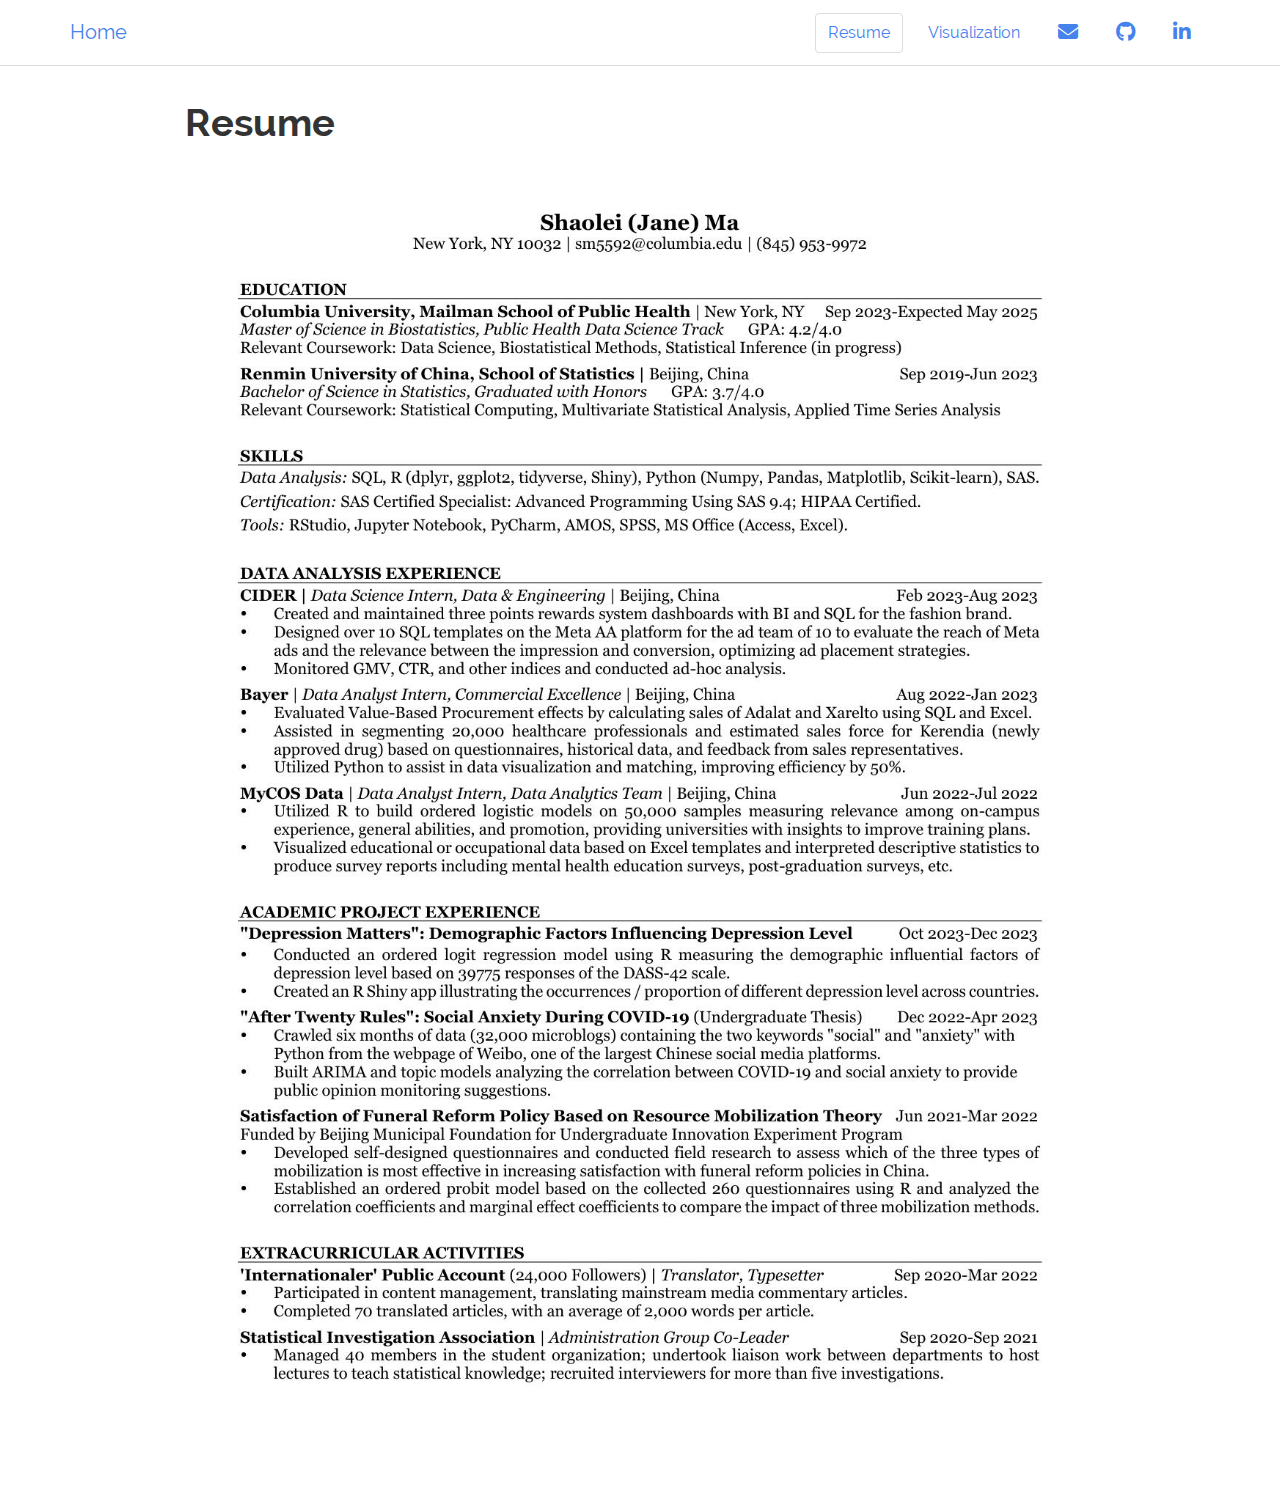
<file: resume.html>
<!DOCTYPE html>

<html>

<head>

<meta charset="utf-8" />
<meta name="generator" content="pandoc" />
<meta http-equiv="X-UA-Compatible" content="IE=EDGE" />




<title>Resume</title>

<script src="site_libs/header-attrs-2.26/header-attrs.js"></script>
<script src="site_libs/jquery-3.6.0/jquery-3.6.0.min.js"></script>
<meta name="viewport" content="width=device-width, initial-scale=1" />
<link href="site_libs/bootstrap-3.3.5/css/readable.min.css" rel="stylesheet" />
<script src="site_libs/bootstrap-3.3.5/js/bootstrap.min.js"></script>
<script src="site_libs/bootstrap-3.3.5/shim/html5shiv.min.js"></script>
<script src="site_libs/bootstrap-3.3.5/shim/respond.min.js"></script>
<style>h1 {font-size: 34px;}
       h1.title {font-size: 38px;}
       h2 {font-size: 30px;}
       h3 {font-size: 24px;}
       h4 {font-size: 18px;}
       h5 {font-size: 16px;}
       h6 {font-size: 12px;}
       code {color: inherit; background-color: rgba(0, 0, 0, 0.04);}
       pre:not([class]) { background-color: white }</style>
<script src="site_libs/navigation-1.1/tabsets.js"></script>
<link href="site_libs/highlightjs-9.12.0/default.css" rel="stylesheet" />
<script src="site_libs/highlightjs-9.12.0/highlight.js"></script>
<link href="site_libs/font-awesome-6.4.2/css/all.min.css" rel="stylesheet" />
<link href="site_libs/font-awesome-6.4.2/css/v4-shims.min.css" rel="stylesheet" />

<style type="text/css">
  code{white-space: pre-wrap;}
  span.smallcaps{font-variant: small-caps;}
  span.underline{text-decoration: underline;}
  div.column{display: inline-block; vertical-align: top; width: 50%;}
  div.hanging-indent{margin-left: 1.5em; text-indent: -1.5em;}
  ul.task-list{list-style: none;}
    </style>

<style type="text/css">code{white-space: pre;}</style>
<script type="text/javascript">
if (window.hljs) {
  hljs.configure({languages: []});
  hljs.initHighlightingOnLoad();
  if (document.readyState && document.readyState === "complete") {
    window.setTimeout(function() { hljs.initHighlighting(); }, 0);
  }
}
</script>









<style type = "text/css">
.main-container {
  max-width: 940px;
  margin-left: auto;
  margin-right: auto;
}
img {
  max-width:100%;
}
.tabbed-pane {
  padding-top: 12px;
}
.html-widget {
  margin-bottom: 20px;
}
button.code-folding-btn:focus {
  outline: none;
}
summary {
  display: list-item;
}
details > summary > p:only-child {
  display: inline;
}
pre code {
  padding: 0;
}
</style>


<style type="text/css">
.dropdown-submenu {
  position: relative;
}
.dropdown-submenu>.dropdown-menu {
  top: 0;
  left: 100%;
  margin-top: -6px;
  margin-left: -1px;
  border-radius: 0 6px 6px 6px;
}
.dropdown-submenu:hover>.dropdown-menu {
  display: block;
}
.dropdown-submenu>a:after {
  display: block;
  content: " ";
  float: right;
  width: 0;
  height: 0;
  border-color: transparent;
  border-style: solid;
  border-width: 5px 0 5px 5px;
  border-left-color: #cccccc;
  margin-top: 5px;
  margin-right: -10px;
}
.dropdown-submenu:hover>a:after {
  border-left-color: #adb5bd;
}
.dropdown-submenu.pull-left {
  float: none;
}
.dropdown-submenu.pull-left>.dropdown-menu {
  left: -100%;
  margin-left: 10px;
  border-radius: 6px 0 6px 6px;
}
</style>

<script type="text/javascript">
// manage active state of menu based on current page
$(document).ready(function () {
  // active menu anchor
  href = window.location.pathname
  href = href.substr(href.lastIndexOf('/') + 1)
  if (href === "")
    href = "index.html";
  var menuAnchor = $('a[href="' + href + '"]');

  // mark the anchor link active (and if it's in a dropdown, also mark that active)
  var dropdown = menuAnchor.closest('li.dropdown');
  if (window.bootstrap) { // Bootstrap 4+
    menuAnchor.addClass('active');
    dropdown.find('> .dropdown-toggle').addClass('active');
  } else { // Bootstrap 3
    menuAnchor.parent().addClass('active');
    dropdown.addClass('active');
  }

  // Navbar adjustments
  var navHeight = $(".navbar").first().height() + 15;
  var style = document.createElement('style');
  var pt = "padding-top: " + navHeight + "px; ";
  var mt = "margin-top: -" + navHeight + "px; ";
  var css = "";
  // offset scroll position for anchor links (for fixed navbar)
  for (var i = 1; i <= 6; i++) {
    css += ".section h" + i + "{ " + pt + mt + "}\n";
  }
  style.innerHTML = "body {" + pt + "padding-bottom: 40px; }\n" + css;
  document.head.appendChild(style);
});
</script>

<!-- tabsets -->

<style type="text/css">
.tabset-dropdown > .nav-tabs {
  display: inline-table;
  max-height: 500px;
  min-height: 44px;
  overflow-y: auto;
  border: 1px solid #ddd;
  border-radius: 4px;
}

.tabset-dropdown > .nav-tabs > li.active:before, .tabset-dropdown > .nav-tabs.nav-tabs-open:before {
  content: "\e259";
  font-family: 'Glyphicons Halflings';
  display: inline-block;
  padding: 10px;
  border-right: 1px solid #ddd;
}

.tabset-dropdown > .nav-tabs.nav-tabs-open > li.active:before {
  content: "\e258";
  font-family: 'Glyphicons Halflings';
  border: none;
}

.tabset-dropdown > .nav-tabs > li.active {
  display: block;
}

.tabset-dropdown > .nav-tabs > li > a,
.tabset-dropdown > .nav-tabs > li > a:focus,
.tabset-dropdown > .nav-tabs > li > a:hover {
  border: none;
  display: inline-block;
  border-radius: 4px;
  background-color: transparent;
}

.tabset-dropdown > .nav-tabs.nav-tabs-open > li {
  display: block;
  float: none;
}

.tabset-dropdown > .nav-tabs > li {
  display: none;
}
</style>

<!-- code folding -->




</head>

<body>


<div class="container-fluid main-container">




<div class="navbar navbar-default  navbar-fixed-top" role="navigation">
  <div class="container">
    <div class="navbar-header">
      <button type="button" class="navbar-toggle collapsed" data-toggle="collapse" data-bs-toggle="collapse" data-target="#navbar" data-bs-target="#navbar">
        <span class="icon-bar"></span>
        <span class="icon-bar"></span>
        <span class="icon-bar"></span>
      </button>
      <a class="navbar-brand" href="index.html">Home</a>
    </div>
    <div id="navbar" class="navbar-collapse collapse">
      <ul class="nav navbar-nav">
        
      </ul>
      <ul class="nav navbar-nav navbar-right">
        <li>
  <a href="resume.html">Resume</a>
</li>
<li>
  <a href="visualization.html">Visualization</a>
</li>
<li>
  <a href="mailto:sm5592@columbia.edu">
    <span class="fa fa-envelope fa-lg"></span>
     
  </a>
</li>
<li>
  <a href="http://github.com/janesweets/">
    <span class="fa fa-github fa-lg"></span>
     
  </a>
</li>
<li>
  <a href="https://www.linkedin.com/in/shaolei-jane-ma/">
    <span class="fa fa-linkedin fa-lg"></span>
     
  </a>
</li>
      </ul>
    </div><!--/.nav-collapse -->
  </div><!--/.container -->
</div><!--/.navbar -->

<div id="header">



<h1 class="title toc-ignore">Resume</h1>

</div>


<p><img src="images/Resume_Shaolei_Ma.jpg" style="width:100%"></p>




</div>

<script>

// add bootstrap table styles to pandoc tables
function bootstrapStylePandocTables() {
  $('tr.odd').parent('tbody').parent('table').addClass('table table-condensed');
}
$(document).ready(function () {
  bootstrapStylePandocTables();
});


</script>

<!-- tabsets -->

<script>
$(document).ready(function () {
  window.buildTabsets("TOC");
});

$(document).ready(function () {
  $('.tabset-dropdown > .nav-tabs > li').click(function () {
    $(this).parent().toggleClass('nav-tabs-open');
  });
});
</script>

<!-- code folding -->


<!-- dynamically load mathjax for compatibility with self-contained -->
<script>
  (function () {
    var script = document.createElement("script");
    script.type = "text/javascript";
    script.src  = "https://mathjax.rstudio.com/latest/MathJax.js?config=TeX-AMS-MML_HTMLorMML";
    document.getElementsByTagName("head")[0].appendChild(script);
  })();
</script>

</body>
</html>
</file>
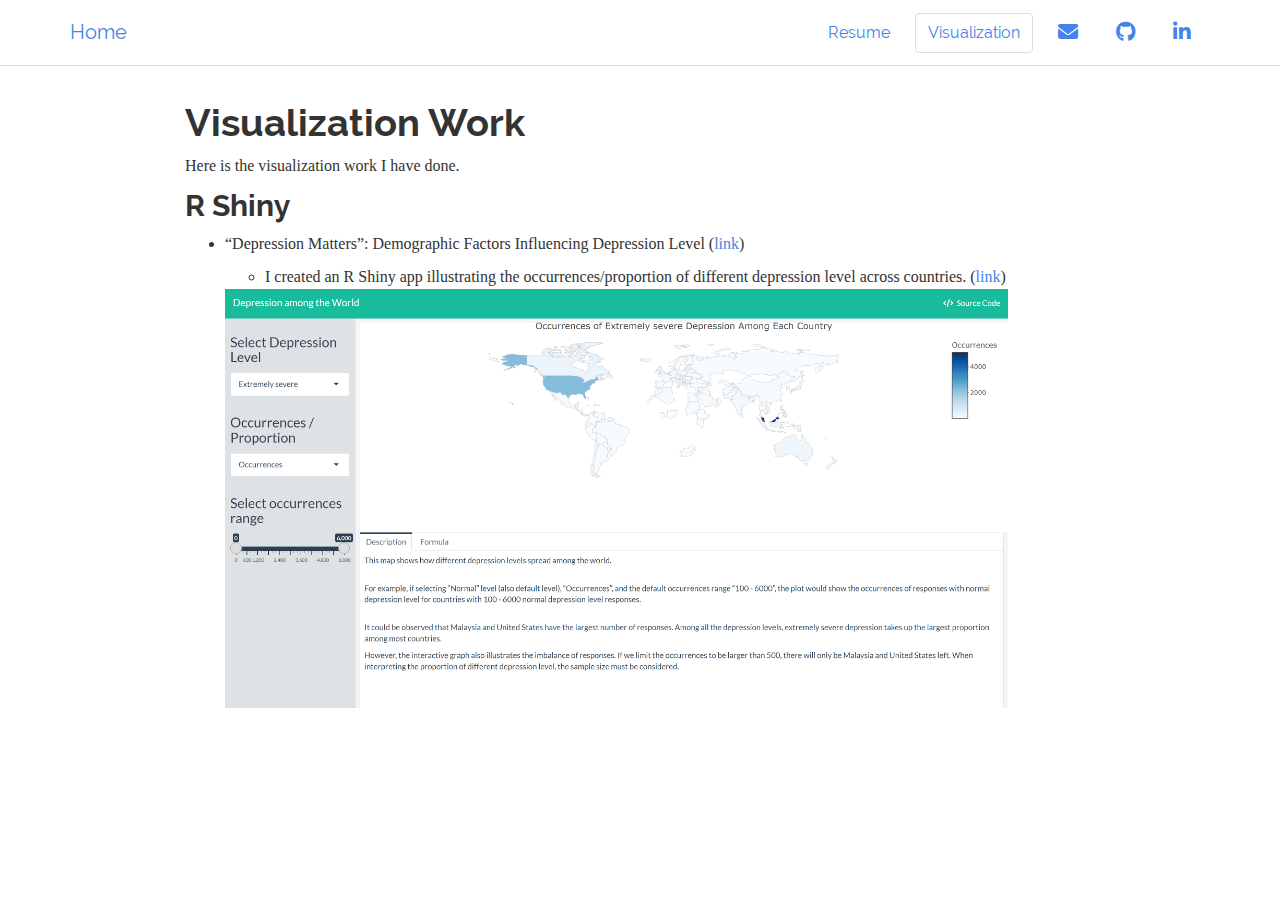
<file: visualization.html>
<!DOCTYPE html>

<html>

<head>

<meta charset="utf-8" />
<meta name="generator" content="pandoc" />
<meta http-equiv="X-UA-Compatible" content="IE=EDGE" />




<title>Visualization Work</title>

<script src="site_libs/header-attrs-2.26/header-attrs.js"></script>
<script src="site_libs/jquery-3.6.0/jquery-3.6.0.min.js"></script>
<meta name="viewport" content="width=device-width, initial-scale=1" />
<link href="site_libs/bootstrap-3.3.5/css/readable.min.css" rel="stylesheet" />
<script src="site_libs/bootstrap-3.3.5/js/bootstrap.min.js"></script>
<script src="site_libs/bootstrap-3.3.5/shim/html5shiv.min.js"></script>
<script src="site_libs/bootstrap-3.3.5/shim/respond.min.js"></script>
<style>h1 {font-size: 34px;}
       h1.title {font-size: 38px;}
       h2 {font-size: 30px;}
       h3 {font-size: 24px;}
       h4 {font-size: 18px;}
       h5 {font-size: 16px;}
       h6 {font-size: 12px;}
       code {color: inherit; background-color: rgba(0, 0, 0, 0.04);}
       pre:not([class]) { background-color: white }</style>
<script src="site_libs/navigation-1.1/tabsets.js"></script>
<link href="site_libs/highlightjs-9.12.0/default.css" rel="stylesheet" />
<script src="site_libs/highlightjs-9.12.0/highlight.js"></script>
<link href="site_libs/font-awesome-6.4.2/css/all.min.css" rel="stylesheet" />
<link href="site_libs/font-awesome-6.4.2/css/v4-shims.min.css" rel="stylesheet" />

<style type="text/css">
  code{white-space: pre-wrap;}
  span.smallcaps{font-variant: small-caps;}
  span.underline{text-decoration: underline;}
  div.column{display: inline-block; vertical-align: top; width: 50%;}
  div.hanging-indent{margin-left: 1.5em; text-indent: -1.5em;}
  ul.task-list{list-style: none;}
    </style>

<style type="text/css">code{white-space: pre;}</style>
<script type="text/javascript">
if (window.hljs) {
  hljs.configure({languages: []});
  hljs.initHighlightingOnLoad();
  if (document.readyState && document.readyState === "complete") {
    window.setTimeout(function() { hljs.initHighlighting(); }, 0);
  }
}
</script>









<style type = "text/css">
.main-container {
  max-width: 940px;
  margin-left: auto;
  margin-right: auto;
}
img {
  max-width:100%;
}
.tabbed-pane {
  padding-top: 12px;
}
.html-widget {
  margin-bottom: 20px;
}
button.code-folding-btn:focus {
  outline: none;
}
summary {
  display: list-item;
}
details > summary > p:only-child {
  display: inline;
}
pre code {
  padding: 0;
}
</style>


<style type="text/css">
.dropdown-submenu {
  position: relative;
}
.dropdown-submenu>.dropdown-menu {
  top: 0;
  left: 100%;
  margin-top: -6px;
  margin-left: -1px;
  border-radius: 0 6px 6px 6px;
}
.dropdown-submenu:hover>.dropdown-menu {
  display: block;
}
.dropdown-submenu>a:after {
  display: block;
  content: " ";
  float: right;
  width: 0;
  height: 0;
  border-color: transparent;
  border-style: solid;
  border-width: 5px 0 5px 5px;
  border-left-color: #cccccc;
  margin-top: 5px;
  margin-right: -10px;
}
.dropdown-submenu:hover>a:after {
  border-left-color: #adb5bd;
}
.dropdown-submenu.pull-left {
  float: none;
}
.dropdown-submenu.pull-left>.dropdown-menu {
  left: -100%;
  margin-left: 10px;
  border-radius: 6px 0 6px 6px;
}
</style>

<script type="text/javascript">
// manage active state of menu based on current page
$(document).ready(function () {
  // active menu anchor
  href = window.location.pathname
  href = href.substr(href.lastIndexOf('/') + 1)
  if (href === "")
    href = "index.html";
  var menuAnchor = $('a[href="' + href + '"]');

  // mark the anchor link active (and if it's in a dropdown, also mark that active)
  var dropdown = menuAnchor.closest('li.dropdown');
  if (window.bootstrap) { // Bootstrap 4+
    menuAnchor.addClass('active');
    dropdown.find('> .dropdown-toggle').addClass('active');
  } else { // Bootstrap 3
    menuAnchor.parent().addClass('active');
    dropdown.addClass('active');
  }

  // Navbar adjustments
  var navHeight = $(".navbar").first().height() + 15;
  var style = document.createElement('style');
  var pt = "padding-top: " + navHeight + "px; ";
  var mt = "margin-top: -" + navHeight + "px; ";
  var css = "";
  // offset scroll position for anchor links (for fixed navbar)
  for (var i = 1; i <= 6; i++) {
    css += ".section h" + i + "{ " + pt + mt + "}\n";
  }
  style.innerHTML = "body {" + pt + "padding-bottom: 40px; }\n" + css;
  document.head.appendChild(style);
});
</script>

<!-- tabsets -->

<style type="text/css">
.tabset-dropdown > .nav-tabs {
  display: inline-table;
  max-height: 500px;
  min-height: 44px;
  overflow-y: auto;
  border: 1px solid #ddd;
  border-radius: 4px;
}

.tabset-dropdown > .nav-tabs > li.active:before, .tabset-dropdown > .nav-tabs.nav-tabs-open:before {
  content: "\e259";
  font-family: 'Glyphicons Halflings';
  display: inline-block;
  padding: 10px;
  border-right: 1px solid #ddd;
}

.tabset-dropdown > .nav-tabs.nav-tabs-open > li.active:before {
  content: "\e258";
  font-family: 'Glyphicons Halflings';
  border: none;
}

.tabset-dropdown > .nav-tabs > li.active {
  display: block;
}

.tabset-dropdown > .nav-tabs > li > a,
.tabset-dropdown > .nav-tabs > li > a:focus,
.tabset-dropdown > .nav-tabs > li > a:hover {
  border: none;
  display: inline-block;
  border-radius: 4px;
  background-color: transparent;
}

.tabset-dropdown > .nav-tabs.nav-tabs-open > li {
  display: block;
  float: none;
}

.tabset-dropdown > .nav-tabs > li {
  display: none;
}
</style>

<!-- code folding -->




</head>

<body>


<div class="container-fluid main-container">




<div class="navbar navbar-default  navbar-fixed-top" role="navigation">
  <div class="container">
    <div class="navbar-header">
      <button type="button" class="navbar-toggle collapsed" data-toggle="collapse" data-bs-toggle="collapse" data-target="#navbar" data-bs-target="#navbar">
        <span class="icon-bar"></span>
        <span class="icon-bar"></span>
        <span class="icon-bar"></span>
      </button>
      <a class="navbar-brand" href="index.html">Home</a>
    </div>
    <div id="navbar" class="navbar-collapse collapse">
      <ul class="nav navbar-nav">
        
      </ul>
      <ul class="nav navbar-nav navbar-right">
        <li>
  <a href="resume.html">Resume</a>
</li>
<li>
  <a href="visualization.html">Visualization</a>
</li>
<li>
  <a href="mailto:sm5592@columbia.edu">
    <span class="fa fa-envelope fa-lg"></span>
     
  </a>
</li>
<li>
  <a href="http://github.com/janesweets/">
    <span class="fa fa-github fa-lg"></span>
     
  </a>
</li>
<li>
  <a href="https://www.linkedin.com/in/shaolei-jane-ma/">
    <span class="fa fa-linkedin fa-lg"></span>
     
  </a>
</li>
      </ul>
    </div><!--/.nav-collapse -->
  </div><!--/.container -->
</div><!--/.navbar -->

<div id="header">



<h1 class="title toc-ignore">Visualization Work</h1>

</div>


<p>Here is the visualization work I have done.</p>
<div id="r-shiny" class="section level2">
<h2>R Shiny</h2>
<ul>
<li><p>“Depression Matters”: Demographic Factors Influencing Depression
Level (<a
href="https://doloreshqq.github.io/p8105_final.github.io/index.html">link</a>)</p>
<ul>
<li>I created an R Shiny app illustrating the occurrences/proportion of
different depression level across countries. (<a
href="https://doloreshqq.shinyapps.io/r_shiny_for_p8105/">link</a>)</li>
</ul>
<p><img src="images/r_shiny_depression.png" style="width:90%"></p></li>
</ul>
</div>




</div>

<script>

// add bootstrap table styles to pandoc tables
function bootstrapStylePandocTables() {
  $('tr.odd').parent('tbody').parent('table').addClass('table table-condensed');
}
$(document).ready(function () {
  bootstrapStylePandocTables();
});


</script>

<!-- tabsets -->

<script>
$(document).ready(function () {
  window.buildTabsets("TOC");
});

$(document).ready(function () {
  $('.tabset-dropdown > .nav-tabs > li').click(function () {
    $(this).parent().toggleClass('nav-tabs-open');
  });
});
</script>

<!-- code folding -->


<!-- dynamically load mathjax for compatibility with self-contained -->
<script>
  (function () {
    var script = document.createElement("script");
    script.type = "text/javascript";
    script.src  = "https://mathjax.rstudio.com/latest/MathJax.js?config=TeX-AMS-MML_HTMLorMML";
    document.getElementsByTagName("head")[0].appendChild(script);
  })();
</script>

</body>
</html>
</file>
<file: site_libs/highlightjs-9.12.0/default.css>
.hljs-literal {
  color: #990073;
}

.hljs-number {
  color: #099;
}

.hljs-comment {
  color: #998;
  font-style: italic;
}

.hljs-keyword {
  color: #900;
  font-weight: bold;
}

.hljs-string {
  color: #d14;
}
</file>
<file: site_libs/flexdashboard-css-0.6.2/flexdashboard-css.css>
/*
 Dashboard CSS derives from Keen IO Dashboards
 (https://github.com/keen/dashboards)
*/
body {
  background: whitesmoke;
  padding: 60px 0 0 8px;
  /* padding-top overridden by output template */
}

body hr {
  border-color: #dfdfdf;
  margin: 10px 0;
}

.navbar-inverse .navbar-nav > li > a,
.navbar .navbar-brand {
  text-decoration: none;
}

.navbar-logo {
  margin-top: 1px;
}

.navbar-logo img {
  margin-right: 12px;
}

.navbar-author {
  margin-left: 10px;
  font-size: 17.6px;
}

.navbar .dropdown-menu .fa {
  min-width: 20px;
}

.navbar .dropdown-menu {
  min-width: 150px;
  max-height: 500px;
  overflow: auto;
}

.chart-wrapper,
.nav-tabs-custom,
.sbframe-commentary {
  background: #fff;
  border: 1px solid #dfdfdf;
  border-radius: 0.25rem;
  margin-bottom: 8px;
  margin-right: 8px;
}

.chart-title {
  border-bottom: 1px solid #dfdfdf;
  font-size: 16px;
  font-weight: 300;
  padding: 7px 10px 4px;
  color: inherit;
  font-family: "Raleway", "Helvetica Neue", Helvetica, Arial, sans-serif;
}

.chart-wrapper .chart-title:empty {
  display: none;
}

.chart-wrapper .chart-stage {
  overflow: hidden;
  padding: 5px 10px;
  position: relative;
}

.chart-wrapper .chart-notes {
  background: #fcfcfc;
  border-top: 1px solid #dfdfdf;
  color: #999999;
  font-size: 14px;
  padding: 8px 10px 5px;
}

/*
 CSS for handling flexbox layout
*/
#dashboard-container {
  visibility: hidden;
}

.tab-content > .dashboard-page-wrapper.active {
  display: -webkit-box;
  display: -webkit-flex;
  display: -ms-flexbox;
  display: flex;
}

.dashboard-page-wrapper {
  display: -webkit-box;
  display: -webkit-flex;
  display: -ms-flexbox;
  display: flex;
  -webkit-box-orient: vertical;
  -webkit-box-direction: normal;
  -webkit-flex-direction: column;
  -ms-flex-direction: column;
  flex-direction: column;
}

.dashboard-row-orientation {
  display: -webkit-box;
  display: -webkit-flex;
  display: -ms-flexbox;
  display: flex;
  -webkit-box-orient: vertical;
  -webkit-box-direction: normal;
  -webkit-flex-direction: column;
  -ms-flex-direction: column;
  flex-direction: column;
}

.dashboard-row {
  display: -webkit-box;
  display: -webkit-flex;
  display: -ms-flexbox;
  display: flex;
  -webkit-box-orient: horizontal;
  -webkit-box-direction: normal;
  -webkit-flex-direction: row;
  -ms-flex-direction: row;
  flex-direction: row;
}

.dashboard-row-flex {
  -webkit-box-flex: 1;
  -webkit-flex: 1;
  -ms-flex: 1;
  flex: 1;
}

.dashboard-column-orientation {
  display: -webkit-box;
  display: -webkit-flex;
  display: -ms-flexbox;
  display: flex;
  -webkit-box-orient: horizontal;
  -webkit-box-direction: normal;
  -webkit-flex-direction: row;
  -ms-flex-direction: row;
  flex-direction: row;
}

.dashboard-column {
  -webkit-box-flex: 1;
  -webkit-flex: 1;
  -ms-flex: 1;
  flex: 1;
  display: -webkit-box;
  display: -webkit-flex;
  display: -ms-flexbox;
  display: flex;
  -webkit-box-orient: vertical;
  -webkit-box-direction: normal;
  -webkit-flex-direction: column;
  -ms-flex-direction: column;
  flex-direction: column;
}

.chart-wrapper-flex {
  -webkit-box-flex: 1;
  -webkit-flex: 1;
  -ms-flex: 1;
  flex: 1;
  display: -webkit-box;
  display: -webkit-flex;
  display: -ms-flexbox;
  display: flex;
  -webkit-box-orient: vertical;
  -webkit-box-direction: normal;
  -webkit-flex-direction: column;
  -ms-flex-direction: column;
  flex-direction: column;
}

.chart-stage-flex {
  -webkit-box-flex: 1;
  -webkit-flex: 1;
  -ms-flex: 1;
  flex: 1;
  position: relative;
}

.chart-shim {
  position: absolute;
  left: 8px;
  top: 8px;
  right: 8px;
  bottom: 8px;
}

.no-padding .chart-shim {
  left: 0;
  top: 0;
  right: 0;
  bottom: 0;
}

.flowing-content-shim {
  overflow: auto;
  left: 0;
  top: 0;
  right: 0;
  bottom: 0;
  padding-left: 8px;
  padding-right: 8px;
}

.flowing-content-container {
  padding-top: 8px;
  padding-bottom: 8px;
}

.chart-stage .table-bordered {
  border: none;
}

.chart-stage .table-bordered > tbody > tr > th,
.chart-stage .table-bordered > tfoot > tr > th,
.chart-stage .table-bordered > tbody > tr > td,
.chart-stage .table-bordered > tfoot > tr > td {
  border: none;
}

.chart-stage .table-bordered > tbody > tr > td {
  border-top: 1px solid #dfdfdf;
}

.chart-stage .table-bordered > thead > tr > th {
  border: none;
  border-bottom: 2px solid #dfdfdf;
}

.bootstrap-table table > thead {
  background-color: #fff;
}

.bootstrap-table table.data,
.bootstrap-table table.shiny-table {
  width: inherit !important;
}

.bootstrap-table table.data > tbody > tr > th,
.bootstrap-table table.shiny-table > tbody > tr > th {
  border-top: none;
  border-bottom: 2px solid #dfdfdf;
  padding: 5px;
}

.bootstrap-table .data td[align=right] {
  font-family: inherit;
}

.chart-wrapper form {
  padding-left: 5px;
  padding-right: 5px;
}

.shiny-input-container label {
  font-weight: normal;
}

.chart-stage .html-widget {
  width: 100% !important;
  height: 100% !important;
}

.chart-stage .html-widget-static-bound {
  width: 100% !important;
  height: 100% !important;
}

.chart-stage .shiny-bound-output {
  width: 100% !important;
  height: 100% !important;
}

/* Omit display of empty paragraphs */
.chart-shim > p:empty {
  display: none;
}

.chart-stage > p:empty {
  display: none;
}

/* Omit display of special knitr options div*/
.chart-stage .knitr-options {
  display: none;
}

/* Automatically resizing images */
.image-container {
  position: absolute;
  top: 0;
  left: 0;
  right: 0;
  bottom: 0;
  margin: 0;
}

.image-container img {
  opacity: 0;
  overflow: hidden;
}

/* STORYBOARD */
.storyboard-nav .sbnext,
.storyboard-nav .sbprev {
  font-size: 56px;
  color: #333333;
}

.storyboard-nav .sbframelist ul li {
  background: #fff;
  border: 1px solid #dfdfdf;
  border-radius: 0.25rem;
  color: #666666;
  font-size: 16px;
}

.storyboard-nav .sbframelist ul li.active {
  color: #fff;
  background-color: rgba(69, 130, 236, 0.7);
}

.sbframe-commentary {
  background: #fcfcfc;
  font-size: 16px;
}

/* NAV TABS */
.nav-tabs-custom > .nav-tabs {
  margin: 0;
  border-bottom: 1px solid #dfdfdf;
  color: rgba(92, 92, 92, 0.6);
  font-size: 16px;
  font-weight: 300;
  font-family: "Raleway", "Helvetica Neue", Helvetica, Arial, sans-serif;
  border-top-right-radius: 3px;
  border-top-left-radius: 3px;
}

.nav-tabs-custom > .nav-tabs > li {
  border-top: 3px solid transparent;
  margin-bottom: -1px;
  margin-right: 5px;
}

.nav-tabs-custom > .nav-tabs > li > a,
.nav-tabs-custom > .nav-tabs > li > a:active {
  color: #5c5c5c;
  font-weight: 300;
  font-size: 16px;
  border-radius: 0;
  padding: 3px 10px 5px;
  text-transform: none;
}

.nav-tabs-custom > .nav-tabs > li:not(.active) > a {
  border-bottom-color: transparent;
}

.nav-tabs-custom > .nav-tabs > li > a.text-muted {
  color: rgba(92, 92, 92, 0.6);
}

.nav-tabs-custom > .nav-tabs > li > a,
.nav-tabs-custom > .nav-tabs > li > a:hover {
  background: transparent;
  margin: 0;
}

.nav-tabs-custom > .nav-tabs > li > a:hover {
  color: rgba(92, 92, 92, 0.6);
}

.nav-tabs-custom > .nav-tabs > li:not(.active) > a:hover,
.nav-tabs-custom > .nav-tabs > li:not(.active) > a:focus,
.nav-tabs-custom > .nav-tabs > li:not(.active) > a:active {
  border-color: transparent;
}

.nav-tabs-custom > .nav-tabs > li.active {
  border-top-color: #4582EC;
}

.nav-tabs-custom > .nav-tabs > li.active > a,
.nav-tabs-custom > .nav-tabs > li.active:hover > a {
  background-color: #fff;
  color: #5c5c5c;
}

.nav-tabs-custom > .nav-tabs > li.active > a {
  border-top-color: transparent;
  border-left-color: #dfdfdf;
  border-right-color: #dfdfdf;
}

.nav-tabs-custom > .nav-tabs > li:first-of-type {
  margin-left: 0;
}

.nav-tabs-custom > .nav-tabs > li:first-of-type.active > a {
  border-left-color: transparent;
}

.nav-tabs-custom > .nav-tabs.pull-right {
  float: none !important;
}

.nav-tabs-custom > .nav-tabs.pull-right > li {
  float: right;
}

.nav-tabs-custom > .nav-tabs.pull-right > li:first-of-type {
  margin-right: 0;
}

.nav-tabs-custom > .nav-tabs.pull-right > li:first-of-type > a {
  border-left-width: 1px;
}

.nav-tabs-custom > .nav-tabs.pull-right > li:first-of-type.active > a {
  border-left-color: #dfdfdf;
  border-right-color: transparent;
}

.nav-tabs-custom > .nav-tabs > li.header {
  line-height: 35px;
  padding: 0 10px;
  font-size: 24px;
  color: #5c5c5c;
}

.nav-tabs-custom > .nav-tabs > li.header > .fa,
.nav-tabs-custom > .nav-tabs > li.header > .glyphicon,
.nav-tabs-custom > .nav-tabs > li.header > .ion {
  margin-right: 5px;
}

.nav-tabs-custom > .tab-content {
  background: #fff;
  padding: 0;
  border-bottom-right-radius: 3px;
  border-bottom-left-radius: 3px;
  display: -webkit-box;
  display: -webkit-flex;
  display: -ms-flexbox;
  display: flex;
}

.nav-tabs-custom > .tab-content > .chart-wrapper {
  background: #fff;
  border: none;
  margin: 0;
}

.nav-tabs-custom > .tab-content > .active {
  display: -webkit-box;
  display: -webkit-flex;
  display: -ms-flexbox;
  display: flex;
}

.nav-tabs-custom .dropdown.open > a:active,
.nav-tabs-custom .dropdown.open > a:focus {
  background: transparent;
  color: #5c5c5c;
}

@media (max-width: 767px) {
  .value-box {
    text-align: center;
    margin-right: 8px;
  }
  .value-box .icon {
    display: none;
  }
}

/* Fixed position sidebar */
.section.sidebar {
  position: fixed;
  top: 51px;
  /* overridden by output template */
  left: 0;
  bottom: 0;
  border-right: 1px solid #dfdfdf;
  background-color: rgba(69, 130, 236, 0.1);
  padding-top: 10px;
  padding-left: 10px;
  padding-right: 10px;
  visibility: hidden;
  overflow: auto;
}

.section.sidebar form p:first-child {
  margin-top: 10px;
}

/* Embedded source code */
#flexdashboard-source-code {
  display: none;
}

.featherlight-content #flexdashboard-source-code {
  display: inline-block;
}

.featherlight-content {
  width: 80%;
  max-width: 800px;
  padding: 0 !important;
  border-bottom: none !important;
}

.featherlight:last-of-type {
  background: rgba(51, 51, 51, 0.7);
}

.featherlight-inner {
  width: 100%;
}

.featherlight-content pre {
  margin: 0;
  border: 0;
  background: #fff;
  font-size: 14px;
}

.unselectable {
  -ms-user-select: none;
  -webkit-user-select: none;
  -khtml-user-select: none;
  -moz-user-select: -moz-none;
  -o-user-select: none;
  user-select: none;
}

#flexdashboard-source-code code {
  -ms-user-select: text;
  -webkit-user-select: text;
  -khtml-user-select: text;
  -moz-user-select: text;
  -o-user-select: text;
  user-select: text;
}

/* DataTables Tweaks */
.dataTables_filter input[type="search"] {
  -webkit-appearance: searchfield;
  outline: none;
}

.dataTables_wrapper.no-footer
.dataTables_info {
  padding-top: 0;
}

table.dataTable thead th {
  border-bottom: 1px solid #dfdfdf;
}

.dataTables_wrapper.no-footer .dataTables_scrollBody {
  border-bottom: 1px solid #dfdfdf;
}

/* Mobile phone only CSS */
.desktop-layout div.section.mobile {
  display: none;
}

.mobile-layout div.section.no-mobile {
  display: none;
}

.mobile-figure {
  display: none;
}
</file>
<file: site_libs/htmltools-fill-0.5.8/fill.css>
@layer htmltools {
  .html-fill-container {
    display: flex;
    flex-direction: column;
    /* Prevent the container from expanding vertically or horizontally beyond its
    parent's constraints. */
    min-height: 0;
    min-width: 0;
  }
  .html-fill-container > .html-fill-item {
    /* Fill items can grow and shrink freely within
    available vertical space in fillable container */
    flex: 1 1 auto;
    min-height: 0;
    min-width: 0;
  }
  .html-fill-container > :not(.html-fill-item) {
    /* Prevent shrinking or growing of non-fill items */
    flex: 0 0 auto;
  }
}
</file>
<file: site_libs/plotly-htmlwidgets-css-2.11.1/plotly-htmlwidgets.css>
/*
just here so that plotly works
correctly with ioslides.
see https://github.com/ropensci/plotly/issues/463
*/

slide:not(.current) .plotly.html-widget{
  display: none;
}
</file>
<file: site_libs/bootstrap-3.3.5/css/readable.min.css>
@font-face {
  font-family: 'Raleway';
  font-style: normal;
  font-weight: 400;
  src: url(fonts/Raleway.ttf) format('truetype');
}
@font-face {
  font-family: 'Raleway';
  font-style: normal;
  font-weight: 700;
  src: url(fonts/RalewayBold.ttf) format('truetype');
}

/*!
 * bootswatch v3.3.6
 * Homepage: http://bootswatch.com
 * Copyright 2012-2015 Thomas Park
 * Licensed under MIT
 * Based on Bootstrap
*//*!
 * Bootstrap v3.3.6 (http://getbootstrap.com)
 * Copyright 2011-2015 Twitter, Inc.
 * Licensed under MIT (https://github.com/twbs/bootstrap/blob/master/LICENSE)
 *//*! normalize.css v3.0.3 | MIT License | github.com/necolas/normalize.css */html{font-family:sans-serif;-ms-text-size-adjust:100%;-webkit-text-size-adjust:100%}body{margin:0}article,aside,details,figcaption,figure,footer,header,hgroup,main,menu,nav,section,summary{display:block}audio,canvas,progress,video{display:inline-block;vertical-align:baseline}audio:not([controls]){display:none;height:0}[hidden],template{display:none}a{background-color:transparent}a:active,a:hover{outline:0}abbr[title]{border-bottom:1px dotted}b,strong{font-weight:bold}dfn{font-style:italic}h1{font-size:2em;margin:0.67em 0}mark{background:#ff0;color:#000}small{font-size:80%}sub,sup{font-size:75%;line-height:0;position:relative;vertical-align:baseline}sup{top:-0.5em}sub{bottom:-0.25em}img{border:0}svg:not(:root){overflow:hidden}figure{margin:1em 40px}hr{-webkit-box-sizing:content-box;-moz-box-sizing:content-box;box-sizing:content-box;height:0}pre{overflow:auto}code,kbd,pre,samp{font-family:monospace, monospace;font-size:1em}button,input,optgroup,select,textarea{color:inherit;font:inherit;margin:0}button{overflow:visible}button,select{text-transform:none}button,html input[type="button"],input[type="reset"],input[type="submit"]{-webkit-appearance:button;cursor:pointer}button[disabled],html input[disabled]{cursor:default}button::-moz-focus-inner,input::-moz-focus-inner{border:0;padding:0}input{line-height:normal}input[type="checkbox"],input[type="radio"]{-webkit-box-sizing:border-box;-moz-box-sizing:border-box;box-sizing:border-box;padding:0}input[type="number"]::-webkit-inner-spin-button,input[type="number"]::-webkit-outer-spin-button{height:auto}input[type="search"]{-webkit-appearance:textfield;-webkit-box-sizing:content-box;-moz-box-sizing:content-box;box-sizing:content-box}input[type="search"]::-webkit-search-cancel-button,input[type="search"]::-webkit-search-decoration{-webkit-appearance:none}fieldset{border:1px solid #c0c0c0;margin:0 2px;padding:0.35em 0.625em 0.75em}legend{border:0;padding:0}textarea{overflow:auto}optgroup{font-weight:bold}table{border-collapse:collapse;border-spacing:0}td,th{padding:0}/*! Source: https://github.com/h5bp/html5-boilerplate/blob/master/src/css/main.css */@media print{*,*:before,*:after{background:transparent !important;color:#000 !important;-webkit-box-shadow:none !important;box-shadow:none !important;text-shadow:none !important}a,a:visited{text-decoration:underline}a[href]:after{content:" (" attr(href) ")"}abbr[title]:after{content:" (" attr(title) ")"}a[href^="#"]:after,a[href^="javascript:"]:after{content:""}pre,blockquote{border:1px solid #999;page-break-inside:avoid}thead{display:table-header-group}tr,img{page-break-inside:avoid}img{max-width:100% !important}p,h2,h3{orphans:3;widows:3}h2,h3{page-break-after:avoid}.navbar{display:none}.btn>.caret,.dropup>.btn>.caret{border-top-color:#000 !important}.label{border:1px solid #000}.table{border-collapse:collapse !important}.table td,.table th{background-color:#fff !important}.table-bordered th,.table-bordered td{border:1px solid #ddd !important}}@font-face{font-family:'Glyphicons Halflings';src:url('../fonts/glyphicons-halflings-regular.eot');src:url('../fonts/glyphicons-halflings-regular.eot?#iefix') format('embedded-opentype'),url('../fonts/glyphicons-halflings-regular.woff') format('woff'),url('../fonts/glyphicons-halflings-regular.ttf') format('truetype'),url('../fonts/glyphicons-halflings-regular.svg#glyphicons_halflingsregular') format('svg')}.glyphicon{position:relative;top:1px;display:inline-block;font-family:'Glyphicons Halflings';font-style:normal;font-weight:normal;line-height:1;-webkit-font-smoothing:antialiased;-moz-osx-font-smoothing:grayscale}.glyphicon-asterisk:before{content:"\002a"}.glyphicon-plus:before{content:"\002b"}.glyphicon-euro:before,.glyphicon-eur:before{content:"\20ac"}.glyphicon-minus:before{content:"\2212"}.glyphicon-cloud:before{content:"\2601"}.glyphicon-envelope:before{content:"\2709"}.glyphicon-pencil:before{content:"\270f"}.glyphicon-glass:before{content:"\e001"}.glyphicon-music:before{content:"\e002"}.glyphicon-search:before{content:"\e003"}.glyphicon-heart:before{content:"\e005"}.glyphicon-star:before{content:"\e006"}.glyphicon-star-empty:before{content:"\e007"}.glyphicon-user:before{content:"\e008"}.glyphicon-film:before{content:"\e009"}.glyphicon-th-large:before{content:"\e010"}.glyphicon-th:before{content:"\e011"}.glyphicon-th-list:before{content:"\e012"}.glyphicon-ok:before{content:"\e013"}.glyphicon-remove:before{content:"\e014"}.glyphicon-zoom-in:before{content:"\e015"}.glyphicon-zoom-out:before{content:"\e016"}.glyphicon-off:before{content:"\e017"}.glyphicon-signal:before{content:"\e018"}.glyphicon-cog:before{content:"\e019"}.glyphicon-trash:before{content:"\e020"}.glyphicon-home:before{content:"\e021"}.glyphicon-file:before{content:"\e022"}.glyphicon-time:before{content:"\e023"}.glyphicon-road:before{content:"\e024"}.glyphicon-download-alt:before{content:"\e025"}.glyphicon-download:before{content:"\e026"}.glyphicon-upload:before{content:"\e027"}.glyphicon-inbox:before{content:"\e028"}.glyphicon-play-circle:before{content:"\e029"}.glyphicon-repeat:before{content:"\e030"}.glyphicon-refresh:before{content:"\e031"}.glyphicon-list-alt:before{content:"\e032"}.glyphicon-lock:before{content:"\e033"}.glyphicon-flag:before{content:"\e034"}.glyphicon-headphones:before{content:"\e035"}.glyphicon-volume-off:before{content:"\e036"}.glyphicon-volume-down:before{content:"\e037"}.glyphicon-volume-up:before{content:"\e038"}.glyphicon-qrcode:before{content:"\e039"}.glyphicon-barcode:before{content:"\e040"}.glyphicon-tag:before{content:"\e041"}.glyphicon-tags:before{content:"\e042"}.glyphicon-book:before{content:"\e043"}.glyphicon-bookmark:before{content:"\e044"}.glyphicon-print:before{content:"\e045"}.glyphicon-camera:before{content:"\e046"}.glyphicon-font:before{content:"\e047"}.glyphicon-bold:before{content:"\e048"}.glyphicon-italic:before{content:"\e049"}.glyphicon-text-height:before{content:"\e050"}.glyphicon-text-width:before{content:"\e051"}.glyphicon-align-left:before{content:"\e052"}.glyphicon-align-center:before{content:"\e053"}.glyphicon-align-right:before{content:"\e054"}.glyphicon-align-justify:before{content:"\e055"}.glyphicon-list:before{content:"\e056"}.glyphicon-indent-left:before{content:"\e057"}.glyphicon-indent-right:before{content:"\e058"}.glyphicon-facetime-video:before{content:"\e059"}.glyphicon-picture:before{content:"\e060"}.glyphicon-map-marker:before{content:"\e062"}.glyphicon-adjust:before{content:"\e063"}.glyphicon-tint:before{content:"\e064"}.glyphicon-edit:before{content:"\e065"}.glyphicon-share:before{content:"\e066"}.glyphicon-check:before{content:"\e067"}.glyphicon-move:before{content:"\e068"}.glyphicon-step-backward:before{content:"\e069"}.glyphicon-fast-backward:before{content:"\e070"}.glyphicon-backward:before{content:"\e071"}.glyphicon-play:before{content:"\e072"}.glyphicon-pause:before{content:"\e073"}.glyphicon-stop:before{content:"\e074"}.glyphicon-forward:before{content:"\e075"}.glyphicon-fast-forward:before{content:"\e076"}.glyphicon-step-forward:before{content:"\e077"}.glyphicon-eject:before{content:"\e078"}.glyphicon-chevron-left:before{content:"\e079"}.glyphicon-chevron-right:before{content:"\e080"}.glyphicon-plus-sign:before{content:"\e081"}.glyphicon-minus-sign:before{content:"\e082"}.glyphicon-remove-sign:before{content:"\e083"}.glyphicon-ok-sign:before{content:"\e084"}.glyphicon-question-sign:before{content:"\e085"}.glyphicon-info-sign:before{content:"\e086"}.glyphicon-screenshot:before{content:"\e087"}.glyphicon-remove-circle:before{content:"\e088"}.glyphicon-ok-circle:before{content:"\e089"}.glyphicon-ban-circle:before{content:"\e090"}.glyphicon-arrow-left:before{content:"\e091"}.glyphicon-arrow-right:before{content:"\e092"}.glyphicon-arrow-up:before{content:"\e093"}.glyphicon-arrow-down:before{content:"\e094"}.glyphicon-share-alt:before{content:"\e095"}.glyphicon-resize-full:before{content:"\e096"}.glyphicon-resize-small:before{content:"\e097"}.glyphicon-exclamation-sign:before{content:"\e101"}.glyphicon-gift:before{content:"\e102"}.glyphicon-leaf:before{content:"\e103"}.glyphicon-fire:before{content:"\e104"}.glyphicon-eye-open:before{content:"\e105"}.glyphicon-eye-close:before{content:"\e106"}.glyphicon-warning-sign:before{content:"\e107"}.glyphicon-plane:before{content:"\e108"}.glyphicon-calendar:before{content:"\e109"}.glyphicon-random:before{content:"\e110"}.glyphicon-comment:before{content:"\e111"}.glyphicon-magnet:before{content:"\e112"}.glyphicon-chevron-up:before{content:"\e113"}.glyphicon-chevron-down:before{content:"\e114"}.glyphicon-retweet:before{content:"\e115"}.glyphicon-shopping-cart:before{content:"\e116"}.glyphicon-folder-close:before{content:"\e117"}.glyphicon-folder-open:before{content:"\e118"}.glyphicon-resize-vertical:before{content:"\e119"}.glyphicon-resize-horizontal:before{content:"\e120"}.glyphicon-hdd:before{content:"\e121"}.glyphicon-bullhorn:before{content:"\e122"}.glyphicon-bell:before{content:"\e123"}.glyphicon-certificate:before{content:"\e124"}.glyphicon-thumbs-up:before{content:"\e125"}.glyphicon-thumbs-down:before{content:"\e126"}.glyphicon-hand-right:before{content:"\e127"}.glyphicon-hand-left:before{content:"\e128"}.glyphicon-hand-up:before{content:"\e129"}.glyphicon-hand-down:before{content:"\e130"}.glyphicon-circle-arrow-right:before{content:"\e131"}.glyphicon-circle-arrow-left:before{content:"\e132"}.glyphicon-circle-arrow-up:before{content:"\e133"}.glyphicon-circle-arrow-down:before{content:"\e134"}.glyphicon-globe:before{content:"\e135"}.glyphicon-wrench:before{content:"\e136"}.glyphicon-tasks:before{content:"\e137"}.glyphicon-filter:before{content:"\e138"}.glyphicon-briefcase:before{content:"\e139"}.glyphicon-fullscreen:before{content:"\e140"}.glyphicon-dashboard:before{content:"\e141"}.glyphicon-paperclip:before{content:"\e142"}.glyphicon-heart-empty:before{content:"\e143"}.glyphicon-link:before{content:"\e144"}.glyphicon-phone:before{content:"\e145"}.glyphicon-pushpin:before{content:"\e146"}.glyphicon-usd:before{content:"\e148"}.glyphicon-gbp:before{content:"\e149"}.glyphicon-sort:before{content:"\e150"}.glyphicon-sort-by-alphabet:before{content:"\e151"}.glyphicon-sort-by-alphabet-alt:before{content:"\e152"}.glyphicon-sort-by-order:before{content:"\e153"}.glyphicon-sort-by-order-alt:before{content:"\e154"}.glyphicon-sort-by-attributes:before{content:"\e155"}.glyphicon-sort-by-attributes-alt:before{content:"\e156"}.glyphicon-unchecked:before{content:"\e157"}.glyphicon-expand:before{content:"\e158"}.glyphicon-collapse-down:before{content:"\e159"}.glyphicon-collapse-up:before{content:"\e160"}.glyphicon-log-in:before{content:"\e161"}.glyphicon-flash:before{content:"\e162"}.glyphicon-log-out:before{content:"\e163"}.glyphicon-new-window:before{content:"\e164"}.glyphicon-record:before{content:"\e165"}.glyphicon-save:before{content:"\e166"}.glyphicon-open:before{content:"\e167"}.glyphicon-saved:before{content:"\e168"}.glyphicon-import:before{content:"\e169"}.glyphicon-export:before{content:"\e170"}.glyphicon-send:before{content:"\e171"}.glyphicon-floppy-disk:before{content:"\e172"}.glyphicon-floppy-saved:before{content:"\e173"}.glyphicon-floppy-remove:before{content:"\e174"}.glyphicon-floppy-save:before{content:"\e175"}.glyphicon-floppy-open:before{content:"\e176"}.glyphicon-credit-card:before{content:"\e177"}.glyphicon-transfer:before{content:"\e178"}.glyphicon-cutlery:before{content:"\e179"}.glyphicon-header:before{content:"\e180"}.glyphicon-compressed:before{content:"\e181"}.glyphicon-earphone:before{content:"\e182"}.glyphicon-phone-alt:before{content:"\e183"}.glyphicon-tower:before{content:"\e184"}.glyphicon-stats:before{content:"\e185"}.glyphicon-sd-video:before{content:"\e186"}.glyphicon-hd-video:before{content:"\e187"}.glyphicon-subtitles:before{content:"\e188"}.glyphicon-sound-stereo:before{content:"\e189"}.glyphicon-sound-dolby:before{content:"\e190"}.glyphicon-sound-5-1:before{content:"\e191"}.glyphicon-sound-6-1:before{content:"\e192"}.glyphicon-sound-7-1:before{content:"\e193"}.glyphicon-copyright-mark:before{content:"\e194"}.glyphicon-registration-mark:before{content:"\e195"}.glyphicon-cloud-download:before{content:"\e197"}.glyphicon-cloud-upload:before{content:"\e198"}.glyphicon-tree-conifer:before{content:"\e199"}.glyphicon-tree-deciduous:before{content:"\e200"}.glyphicon-cd:before{content:"\e201"}.glyphicon-save-file:before{content:"\e202"}.glyphicon-open-file:before{content:"\e203"}.glyphicon-level-up:before{content:"\e204"}.glyphicon-copy:before{content:"\e205"}.glyphicon-paste:before{content:"\e206"}.glyphicon-alert:before{content:"\e209"}.glyphicon-equalizer:before{content:"\e210"}.glyphicon-king:before{content:"\e211"}.glyphicon-queen:before{content:"\e212"}.glyphicon-pawn:before{content:"\e213"}.glyphicon-bishop:before{content:"\e214"}.glyphicon-knight:before{content:"\e215"}.glyphicon-baby-formula:before{content:"\e216"}.glyphicon-tent:before{content:"\26fa"}.glyphicon-blackboard:before{content:"\e218"}.glyphicon-bed:before{content:"\e219"}.glyphicon-apple:before{content:"\f8ff"}.glyphicon-erase:before{content:"\e221"}.glyphicon-hourglass:before{content:"\231b"}.glyphicon-lamp:before{content:"\e223"}.glyphicon-duplicate:before{content:"\e224"}.glyphicon-piggy-bank:before{content:"\e225"}.glyphicon-scissors:before{content:"\e226"}.glyphicon-bitcoin:before{content:"\e227"}.glyphicon-btc:before{content:"\e227"}.glyphicon-xbt:before{content:"\e227"}.glyphicon-yen:before{content:"\00a5"}.glyphicon-jpy:before{content:"\00a5"}.glyphicon-ruble:before{content:"\20bd"}.glyphicon-rub:before{content:"\20bd"}.glyphicon-scale:before{content:"\e230"}.glyphicon-ice-lolly:before{content:"\e231"}.glyphicon-ice-lolly-tasted:before{content:"\e232"}.glyphicon-education:before{content:"\e233"}.glyphicon-option-horizontal:before{content:"\e234"}.glyphicon-option-vertical:before{content:"\e235"}.glyphicon-menu-hamburger:before{content:"\e236"}.glyphicon-modal-window:before{content:"\e237"}.glyphicon-oil:before{content:"\e238"}.glyphicon-grain:before{content:"\e239"}.glyphicon-sunglasses:before{content:"\e240"}.glyphicon-text-size:before{content:"\e241"}.glyphicon-text-color:before{content:"\e242"}.glyphicon-text-background:before{content:"\e243"}.glyphicon-object-align-top:before{content:"\e244"}.glyphicon-object-align-bottom:before{content:"\e245"}.glyphicon-object-align-horizontal:before{content:"\e246"}.glyphicon-object-align-left:before{content:"\e247"}.glyphicon-object-align-vertical:before{content:"\e248"}.glyphicon-object-align-right:before{content:"\e249"}.glyphicon-triangle-right:before{content:"\e250"}.glyphicon-triangle-left:before{content:"\e251"}.glyphicon-triangle-bottom:before{content:"\e252"}.glyphicon-triangle-top:before{content:"\e253"}.glyphicon-console:before{content:"\e254"}.glyphicon-superscript:before{content:"\e255"}.glyphicon-subscript:before{content:"\e256"}.glyphicon-menu-left:before{content:"\e257"}.glyphicon-menu-right:before{content:"\e258"}.glyphicon-menu-down:before{content:"\e259"}.glyphicon-menu-up:before{content:"\e260"}*{-webkit-box-sizing:border-box;-moz-box-sizing:border-box;box-sizing:border-box}*:before,*:after{-webkit-box-sizing:border-box;-moz-box-sizing:border-box;box-sizing:border-box}html{font-size:10px;-webkit-tap-highlight-color:rgba(0,0,0,0)}body{font-family:Georgia,"Times New Roman",Times,serif;font-size:16px;line-height:1.42857143;color:#333333;background-color:#ffffff}input,button,select,textarea{font-family:inherit;font-size:inherit;line-height:inherit}a{color:#4582ec;text-decoration:none}a:hover,a:focus{color:#134fb8;text-decoration:underline}a:focus{outline:thin dotted;outline:5px auto -webkit-focus-ring-color;outline-offset:-2px}figure{margin:0}img{vertical-align:middle}.img-responsive,.thumbnail>img,.thumbnail a>img,.carousel-inner>.item>img,.carousel-inner>.item>a>img{display:block;max-width:100%;height:auto}.img-rounded{border-radius:6px}.img-thumbnail{padding:4px;line-height:1.42857143;background-color:#ffffff;border:1px solid #dddddd;border-radius:4px;-webkit-transition:all .2s ease-in-out;-o-transition:all .2s ease-in-out;transition:all .2s ease-in-out;display:inline-block;max-width:100%;height:auto}.img-circle{border-radius:50%}hr{margin-top:22px;margin-bottom:22px;border:0;border-top:1px solid #eeeeee}.sr-only{position:absolute;width:1px;height:1px;margin:-1px;padding:0;overflow:hidden;clip:rect(0, 0, 0, 0);border:0}.sr-only-focusable:active,.sr-only-focusable:focus{position:static;width:auto;height:auto;margin:0;overflow:visible;clip:auto}[role="button"]{cursor:pointer}h1,h2,h3,h4,h5,h6,.h1,.h2,.h3,.h4,.h5,.h6{font-family:"Raleway","Helvetica Neue",Helvetica,Arial,sans-serif;font-weight:bold;line-height:1.1;color:inherit}h1 small,h2 small,h3 small,h4 small,h5 small,h6 small,.h1 small,.h2 small,.h3 small,.h4 small,.h5 small,.h6 small,h1 .small,h2 .small,h3 .small,h4 .small,h5 .small,h6 .small,.h1 .small,.h2 .small,.h3 .small,.h4 .small,.h5 .small,.h6 .small{font-weight:normal;line-height:1;color:#b3b3b3}h1,.h1,h2,.h2,h3,.h3{margin-top:22px;margin-bottom:11px}h1 small,.h1 small,h2 small,.h2 small,h3 small,.h3 small,h1 .small,.h1 .small,h2 .small,.h2 .small,h3 .small,.h3 .small{font-size:65%}h4,.h4,h5,.h5,h6,.h6{margin-top:11px;margin-bottom:11px}h4 small,.h4 small,h5 small,.h5 small,h6 small,.h6 small,h4 .small,.h4 .small,h5 .small,.h5 .small,h6 .small,.h6 .small{font-size:75%}h1,.h1{font-size:41px}h2,.h2{font-size:34px}h3,.h3{font-size:28px}h4,.h4{font-size:20px}h5,.h5{font-size:16px}h6,.h6{font-size:14px}p{margin:0 0 11px}.lead{margin-bottom:22px;font-size:18px;font-weight:300;line-height:1.4}@media (min-width:768px){.lead{font-size:24px}}small,.small{font-size:87%}mark,.mark{background-color:#fcf8e3;padding:.2em}.text-left{text-align:left}.text-right{text-align:right}.text-center{text-align:center}.text-justify{text-align:justify}.text-nowrap{white-space:nowrap}.text-lowercase{text-transform:lowercase}.text-uppercase{text-transform:uppercase}.text-capitalize{text-transform:capitalize}.text-muted{color:#b3b3b3}.text-primary{color:#4582ec}a.text-primary:hover,a.text-primary:focus{color:#1863e6}.text-success{color:#3fad46}a.text-success:hover,a.text-success:focus{color:#318837}.text-info{color:#5bc0de}a.text-info:hover,a.text-info:focus{color:#31b0d5}.text-warning{color:#f0ad4e}a.text-warning:hover,a.text-warning:focus{color:#ec971f}.text-danger{color:#d9534f}a.text-danger:hover,a.text-danger:focus{color:#c9302c}.bg-primary{color:#fff;background-color:#4582ec}a.bg-primary:hover,a.bg-primary:focus{background-color:#1863e6}.bg-success{background-color:#dff0d8}a.bg-success:hover,a.bg-success:focus{background-color:#c1e2b3}.bg-info{background-color:#d9edf7}a.bg-info:hover,a.bg-info:focus{background-color:#afd9ee}.bg-warning{background-color:#fcf8e3}a.bg-warning:hover,a.bg-warning:focus{background-color:#f7ecb5}.bg-danger{background-color:#f2dede}a.bg-danger:hover,a.bg-danger:focus{background-color:#e4b9b9}.page-header{padding-bottom:10px;margin:44px 0 22px;border-bottom:1px solid #dddddd}ul,ol{margin-top:0;margin-bottom:11px}ul ul,ol ul,ul ol,ol ol{margin-bottom:0}.list-unstyled{padding-left:0;list-style:none}.list-inline{padding-left:0;list-style:none;margin-left:-5px}.list-inline>li{display:inline-block;padding-left:5px;padding-right:5px}dl{margin-top:0;margin-bottom:22px}dt,dd{line-height:1.42857143}dt{font-weight:bold}dd{margin-left:0}@media (min-width:768px){.dl-horizontal dt{float:left;width:160px;clear:left;text-align:right;overflow:hidden;text-overflow:ellipsis;white-space:nowrap}.dl-horizontal dd{margin-left:180px}}abbr[title],abbr[data-original-title]{cursor:help;border-bottom:1px dotted #b3b3b3}.initialism{font-size:90%;text-transform:uppercase}blockquote{padding:11px 22px;margin:0 0 22px;font-size:20px;border-left:5px solid #4582ec}blockquote p:last-child,blockquote ul:last-child,blockquote ol:last-child{margin-bottom:0}blockquote footer,blockquote small,blockquote .small{display:block;font-size:80%;line-height:1.42857143;color:#333333}blockquote footer:before,blockquote small:before,blockquote .small:before{content:'\2014 \00A0'}.blockquote-reverse,blockquote.pull-right{padding-right:15px;padding-left:0;border-right:5px solid #4582ec;border-left:0;text-align:right}.blockquote-reverse footer:before,blockquote.pull-right footer:before,.blockquote-reverse small:before,blockquote.pull-right small:before,.blockquote-reverse .small:before,blockquote.pull-right .small:before{content:''}.blockquote-reverse footer:after,blockquote.pull-right footer:after,.blockquote-reverse small:after,blockquote.pull-right small:after,.blockquote-reverse .small:after,blockquote.pull-right .small:after{content:'\00A0 \2014'}address{margin-bottom:22px;font-style:normal;line-height:1.42857143}code,kbd,pre,samp{font-family:monospace}code{padding:2px 4px;font-size:90%;color:#c7254e;background-color:#f9f2f4;border-radius:4px}kbd{padding:2px 4px;font-size:90%;color:#ffffff;background-color:#333333;border-radius:3px;-webkit-box-shadow:inset 0 -1px 0 rgba(0,0,0,0.25);box-shadow:inset 0 -1px 0 rgba(0,0,0,0.25)}kbd kbd{padding:0;font-size:100%;font-weight:bold;-webkit-box-shadow:none;box-shadow:none}pre{display:block;padding:10.5px;margin:0 0 11px;font-size:15px;line-height:1.42857143;word-break:break-all;word-wrap:break-word;color:#333333;background-color:#f5f5f5;border:1px solid #cccccc;border-radius:4px}pre code{padding:0;font-size:inherit;color:inherit;white-space:pre-wrap;background-color:transparent;border-radius:0}.pre-scrollable{max-height:340px;overflow-y:scroll}.container{margin-right:auto;margin-left:auto;padding-left:15px;padding-right:15px}@media (min-width:768px){.container{width:750px}}@media (min-width:992px){.container{width:970px}}@media (min-width:1200px){.container{width:1170px}}.container-fluid{margin-right:auto;margin-left:auto;padding-left:15px;padding-right:15px}.row{margin-left:-15px;margin-right:-15px}.col-xs-1,.col-sm-1,.col-md-1,.col-lg-1,.col-xs-2,.col-sm-2,.col-md-2,.col-lg-2,.col-xs-3,.col-sm-3,.col-md-3,.col-lg-3,.col-xs-4,.col-sm-4,.col-md-4,.col-lg-4,.col-xs-5,.col-sm-5,.col-md-5,.col-lg-5,.col-xs-6,.col-sm-6,.col-md-6,.col-lg-6,.col-xs-7,.col-sm-7,.col-md-7,.col-lg-7,.col-xs-8,.col-sm-8,.col-md-8,.col-lg-8,.col-xs-9,.col-sm-9,.col-md-9,.col-lg-9,.col-xs-10,.col-sm-10,.col-md-10,.col-lg-10,.col-xs-11,.col-sm-11,.col-md-11,.col-lg-11,.col-xs-12,.col-sm-12,.col-md-12,.col-lg-12{position:relative;min-height:1px;padding-left:15px;padding-right:15px}.col-xs-1,.col-xs-2,.col-xs-3,.col-xs-4,.col-xs-5,.col-xs-6,.col-xs-7,.col-xs-8,.col-xs-9,.col-xs-10,.col-xs-11,.col-xs-12{float:left}.col-xs-12{width:100%}.col-xs-11{width:91.66666667%}.col-xs-10{width:83.33333333%}.col-xs-9{width:75%}.col-xs-8{width:66.66666667%}.col-xs-7{width:58.33333333%}.col-xs-6{width:50%}.col-xs-5{width:41.66666667%}.col-xs-4{width:33.33333333%}.col-xs-3{width:25%}.col-xs-2{width:16.66666667%}.col-xs-1{width:8.33333333%}.col-xs-pull-12{right:100%}.col-xs-pull-11{right:91.66666667%}.col-xs-pull-10{right:83.33333333%}.col-xs-pull-9{right:75%}.col-xs-pull-8{right:66.66666667%}.col-xs-pull-7{right:58.33333333%}.col-xs-pull-6{right:50%}.col-xs-pull-5{right:41.66666667%}.col-xs-pull-4{right:33.33333333%}.col-xs-pull-3{right:25%}.col-xs-pull-2{right:16.66666667%}.col-xs-pull-1{right:8.33333333%}.col-xs-pull-0{right:auto}.col-xs-push-12{left:100%}.col-xs-push-11{left:91.66666667%}.col-xs-push-10{left:83.33333333%}.col-xs-push-9{left:75%}.col-xs-push-8{left:66.66666667%}.col-xs-push-7{left:58.33333333%}.col-xs-push-6{left:50%}.col-xs-push-5{left:41.66666667%}.col-xs-push-4{left:33.33333333%}.col-xs-push-3{left:25%}.col-xs-push-2{left:16.66666667%}.col-xs-push-1{left:8.33333333%}.col-xs-push-0{left:auto}.col-xs-offset-12{margin-left:100%}.col-xs-offset-11{margin-left:91.66666667%}.col-xs-offset-10{margin-left:83.33333333%}.col-xs-offset-9{margin-left:75%}.col-xs-offset-8{margin-left:66.66666667%}.col-xs-offset-7{margin-left:58.33333333%}.col-xs-offset-6{margin-left:50%}.col-xs-offset-5{margin-left:41.66666667%}.col-xs-offset-4{margin-left:33.33333333%}.col-xs-offset-3{margin-left:25%}.col-xs-offset-2{margin-left:16.66666667%}.col-xs-offset-1{margin-left:8.33333333%}.col-xs-offset-0{margin-left:0%}@media (min-width:768px){.col-sm-1,.col-sm-2,.col-sm-3,.col-sm-4,.col-sm-5,.col-sm-6,.col-sm-7,.col-sm-8,.col-sm-9,.col-sm-10,.col-sm-11,.col-sm-12{float:left}.col-sm-12{width:100%}.col-sm-11{width:91.66666667%}.col-sm-10{width:83.33333333%}.col-sm-9{width:75%}.col-sm-8{width:66.66666667%}.col-sm-7{width:58.33333333%}.col-sm-6{width:50%}.col-sm-5{width:41.66666667%}.col-sm-4{width:33.33333333%}.col-sm-3{width:25%}.col-sm-2{width:16.66666667%}.col-sm-1{width:8.33333333%}.col-sm-pull-12{right:100%}.col-sm-pull-11{right:91.66666667%}.col-sm-pull-10{right:83.33333333%}.col-sm-pull-9{right:75%}.col-sm-pull-8{right:66.66666667%}.col-sm-pull-7{right:58.33333333%}.col-sm-pull-6{right:50%}.col-sm-pull-5{right:41.66666667%}.col-sm-pull-4{right:33.33333333%}.col-sm-pull-3{right:25%}.col-sm-pull-2{right:16.66666667%}.col-sm-pull-1{right:8.33333333%}.col-sm-pull-0{right:auto}.col-sm-push-12{left:100%}.col-sm-push-11{left:91.66666667%}.col-sm-push-10{left:83.33333333%}.col-sm-push-9{left:75%}.col-sm-push-8{left:66.66666667%}.col-sm-push-7{left:58.33333333%}.col-sm-push-6{left:50%}.col-sm-push-5{left:41.66666667%}.col-sm-push-4{left:33.33333333%}.col-sm-push-3{left:25%}.col-sm-push-2{left:16.66666667%}.col-sm-push-1{left:8.33333333%}.col-sm-push-0{left:auto}.col-sm-offset-12{margin-left:100%}.col-sm-offset-11{margin-left:91.66666667%}.col-sm-offset-10{margin-left:83.33333333%}.col-sm-offset-9{margin-left:75%}.col-sm-offset-8{margin-left:66.66666667%}.col-sm-offset-7{margin-left:58.33333333%}.col-sm-offset-6{margin-left:50%}.col-sm-offset-5{margin-left:41.66666667%}.col-sm-offset-4{margin-left:33.33333333%}.col-sm-offset-3{margin-left:25%}.col-sm-offset-2{margin-left:16.66666667%}.col-sm-offset-1{margin-left:8.33333333%}.col-sm-offset-0{margin-left:0%}}@media (min-width:992px){.col-md-1,.col-md-2,.col-md-3,.col-md-4,.col-md-5,.col-md-6,.col-md-7,.col-md-8,.col-md-9,.col-md-10,.col-md-11,.col-md-12{float:left}.col-md-12{width:100%}.col-md-11{width:91.66666667%}.col-md-10{width:83.33333333%}.col-md-9{width:75%}.col-md-8{width:66.66666667%}.col-md-7{width:58.33333333%}.col-md-6{width:50%}.col-md-5{width:41.66666667%}.col-md-4{width:33.33333333%}.col-md-3{width:25%}.col-md-2{width:16.66666667%}.col-md-1{width:8.33333333%}.col-md-pull-12{right:100%}.col-md-pull-11{right:91.66666667%}.col-md-pull-10{right:83.33333333%}.col-md-pull-9{right:75%}.col-md-pull-8{right:66.66666667%}.col-md-pull-7{right:58.33333333%}.col-md-pull-6{right:50%}.col-md-pull-5{right:41.66666667%}.col-md-pull-4{right:33.33333333%}.col-md-pull-3{right:25%}.col-md-pull-2{right:16.66666667%}.col-md-pull-1{right:8.33333333%}.col-md-pull-0{right:auto}.col-md-push-12{left:100%}.col-md-push-11{left:91.66666667%}.col-md-push-10{left:83.33333333%}.col-md-push-9{left:75%}.col-md-push-8{left:66.66666667%}.col-md-push-7{left:58.33333333%}.col-md-push-6{left:50%}.col-md-push-5{left:41.66666667%}.col-md-push-4{left:33.33333333%}.col-md-push-3{left:25%}.col-md-push-2{left:16.66666667%}.col-md-push-1{left:8.33333333%}.col-md-push-0{left:auto}.col-md-offset-12{margin-left:100%}.col-md-offset-11{margin-left:91.66666667%}.col-md-offset-10{margin-left:83.33333333%}.col-md-offset-9{margin-left:75%}.col-md-offset-8{margin-left:66.66666667%}.col-md-offset-7{margin-left:58.33333333%}.col-md-offset-6{margin-left:50%}.col-md-offset-5{margin-left:41.66666667%}.col-md-offset-4{margin-left:33.33333333%}.col-md-offset-3{margin-left:25%}.col-md-offset-2{margin-left:16.66666667%}.col-md-offset-1{margin-left:8.33333333%}.col-md-offset-0{margin-left:0%}}@media (min-width:1200px){.col-lg-1,.col-lg-2,.col-lg-3,.col-lg-4,.col-lg-5,.col-lg-6,.col-lg-7,.col-lg-8,.col-lg-9,.col-lg-10,.col-lg-11,.col-lg-12{float:left}.col-lg-12{width:100%}.col-lg-11{width:91.66666667%}.col-lg-10{width:83.33333333%}.col-lg-9{width:75%}.col-lg-8{width:66.66666667%}.col-lg-7{width:58.33333333%}.col-lg-6{width:50%}.col-lg-5{width:41.66666667%}.col-lg-4{width:33.33333333%}.col-lg-3{width:25%}.col-lg-2{width:16.66666667%}.col-lg-1{width:8.33333333%}.col-lg-pull-12{right:100%}.col-lg-pull-11{right:91.66666667%}.col-lg-pull-10{right:83.33333333%}.col-lg-pull-9{right:75%}.col-lg-pull-8{right:66.66666667%}.col-lg-pull-7{right:58.33333333%}.col-lg-pull-6{right:50%}.col-lg-pull-5{right:41.66666667%}.col-lg-pull-4{right:33.33333333%}.col-lg-pull-3{right:25%}.col-lg-pull-2{right:16.66666667%}.col-lg-pull-1{right:8.33333333%}.col-lg-pull-0{right:auto}.col-lg-push-12{left:100%}.col-lg-push-11{left:91.66666667%}.col-lg-push-10{left:83.33333333%}.col-lg-push-9{left:75%}.col-lg-push-8{left:66.66666667%}.col-lg-push-7{left:58.33333333%}.col-lg-push-6{left:50%}.col-lg-push-5{left:41.66666667%}.col-lg-push-4{left:33.33333333%}.col-lg-push-3{left:25%}.col-lg-push-2{left:16.66666667%}.col-lg-push-1{left:8.33333333%}.col-lg-push-0{left:auto}.col-lg-offset-12{margin-left:100%}.col-lg-offset-11{margin-left:91.66666667%}.col-lg-offset-10{margin-left:83.33333333%}.col-lg-offset-9{margin-left:75%}.col-lg-offset-8{margin-left:66.66666667%}.col-lg-offset-7{margin-left:58.33333333%}.col-lg-offset-6{margin-left:50%}.col-lg-offset-5{margin-left:41.66666667%}.col-lg-offset-4{margin-left:33.33333333%}.col-lg-offset-3{margin-left:25%}.col-lg-offset-2{margin-left:16.66666667%}.col-lg-offset-1{margin-left:8.33333333%}.col-lg-offset-0{margin-left:0%}}table{background-color:transparent}caption{padding-top:8px;padding-bottom:8px;color:#b3b3b3;text-align:left}th{}.table{width:100%;max-width:100%;margin-bottom:22px}.table>thead>tr>th,.table>tbody>tr>th,.table>tfoot>tr>th,.table>thead>tr>td,.table>tbody>tr>td,.table>tfoot>tr>td{padding:8px;line-height:1.42857143;vertical-align:top;border-top:1px solid #dddddd}.table>thead>tr>th{vertical-align:bottom;border-bottom:2px solid #dddddd}.table>caption+thead>tr:first-child>th,.table>colgroup+thead>tr:first-child>th,.table>thead:first-child>tr:first-child>th,.table>caption+thead>tr:first-child>td,.table>colgroup+thead>tr:first-child>td,.table>thead:first-child>tr:first-child>td{border-top:0}.table>tbody+tbody{border-top:2px solid #dddddd}.table .table{background-color:#ffffff}.table-condensed>thead>tr>th,.table-condensed>tbody>tr>th,.table-condensed>tfoot>tr>th,.table-condensed>thead>tr>td,.table-condensed>tbody>tr>td,.table-condensed>tfoot>tr>td{padding:5px}.table-bordered{border:1px solid #dddddd}.table-bordered>thead>tr>th,.table-bordered>tbody>tr>th,.table-bordered>tfoot>tr>th,.table-bordered>thead>tr>td,.table-bordered>tbody>tr>td,.table-bordered>tfoot>tr>td{border:1px solid #dddddd}.table-bordered>thead>tr>th,.table-bordered>thead>tr>td{border-bottom-width:2px}.table-striped>tbody>tr:nth-of-type(odd){background-color:#f9f9f9}.table-hover>tbody>tr:hover{background-color:#f5f5f5}table col[class*="col-"]{position:static;float:none;display:table-column}table td[class*="col-"],table th[class*="col-"]{position:static;float:none;display:table-cell}.table>thead>tr>td.active,.table>tbody>tr>td.active,.table>tfoot>tr>td.active,.table>thead>tr>th.active,.table>tbody>tr>th.active,.table>tfoot>tr>th.active,.table>thead>tr.active>td,.table>tbody>tr.active>td,.table>tfoot>tr.active>td,.table>thead>tr.active>th,.table>tbody>tr.active>th,.table>tfoot>tr.active>th{background-color:#f5f5f5}.table-hover>tbody>tr>td.active:hover,.table-hover>tbody>tr>th.active:hover,.table-hover>tbody>tr.active:hover>td,.table-hover>tbody>tr:hover>.active,.table-hover>tbody>tr.active:hover>th{background-color:#e8e8e8}.table>thead>tr>td.success,.table>tbody>tr>td.success,.table>tfoot>tr>td.success,.table>thead>tr>th.success,.table>tbody>tr>th.success,.table>tfoot>tr>th.success,.table>thead>tr.success>td,.table>tbody>tr.success>td,.table>tfoot>tr.success>td,.table>thead>tr.success>th,.table>tbody>tr.success>th,.table>tfoot>tr.success>th{background-color:#dff0d8}.table-hover>tbody>tr>td.success:hover,.table-hover>tbody>tr>th.success:hover,.table-hover>tbody>tr.success:hover>td,.table-hover>tbody>tr:hover>.success,.table-hover>tbody>tr.success:hover>th{background-color:#d0e9c6}.table>thead>tr>td.info,.table>tbody>tr>td.info,.table>tfoot>tr>td.info,.table>thead>tr>th.info,.table>tbody>tr>th.info,.table>tfoot>tr>th.info,.table>thead>tr.info>td,.table>tbody>tr.info>td,.table>tfoot>tr.info>td,.table>thead>tr.info>th,.table>tbody>tr.info>th,.table>tfoot>tr.info>th{background-color:#d9edf7}.table-hover>tbody>tr>td.info:hover,.table-hover>tbody>tr>th.info:hover,.table-hover>tbody>tr.info:hover>td,.table-hover>tbody>tr:hover>.info,.table-hover>tbody>tr.info:hover>th{background-color:#c4e3f3}.table>thead>tr>td.warning,.table>tbody>tr>td.warning,.table>tfoot>tr>td.warning,.table>thead>tr>th.warning,.table>tbody>tr>th.warning,.table>tfoot>tr>th.warning,.table>thead>tr.warning>td,.table>tbody>tr.warning>td,.table>tfoot>tr.warning>td,.table>thead>tr.warning>th,.table>tbody>tr.warning>th,.table>tfoot>tr.warning>th{background-color:#fcf8e3}.table-hover>tbody>tr>td.warning:hover,.table-hover>tbody>tr>th.warning:hover,.table-hover>tbody>tr.warning:hover>td,.table-hover>tbody>tr:hover>.warning,.table-hover>tbody>tr.warning:hover>th{background-color:#faf2cc}.table>thead>tr>td.danger,.table>tbody>tr>td.danger,.table>tfoot>tr>td.danger,.table>thead>tr>th.danger,.table>tbody>tr>th.danger,.table>tfoot>tr>th.danger,.table>thead>tr.danger>td,.table>tbody>tr.danger>td,.table>tfoot>tr.danger>td,.table>thead>tr.danger>th,.table>tbody>tr.danger>th,.table>tfoot>tr.danger>th{background-color:#f2dede}.table-hover>tbody>tr>td.danger:hover,.table-hover>tbody>tr>th.danger:hover,.table-hover>tbody>tr.danger:hover>td,.table-hover>tbody>tr:hover>.danger,.table-hover>tbody>tr.danger:hover>th{background-color:#ebcccc}.table-responsive{overflow-x:auto;min-height:0.01%}@media screen and (max-width:767px){.table-responsive{width:100%;margin-bottom:16.5px;overflow-y:hidden;-ms-overflow-style:-ms-autohiding-scrollbar;border:1px solid #dddddd}.table-responsive>.table{margin-bottom:0}.table-responsive>.table>thead>tr>th,.table-responsive>.table>tbody>tr>th,.table-responsive>.table>tfoot>tr>th,.table-responsive>.table>thead>tr>td,.table-responsive>.table>tbody>tr>td,.table-responsive>.table>tfoot>tr>td{white-space:nowrap}.table-responsive>.table-bordered{border:0}.table-responsive>.table-bordered>thead>tr>th:first-child,.table-responsive>.table-bordered>tbody>tr>th:first-child,.table-responsive>.table-bordered>tfoot>tr>th:first-child,.table-responsive>.table-bordered>thead>tr>td:first-child,.table-responsive>.table-bordered>tbody>tr>td:first-child,.table-responsive>.table-bordered>tfoot>tr>td:first-child{border-left:0}.table-responsive>.table-bordered>thead>tr>th:last-child,.table-responsive>.table-bordered>tbody>tr>th:last-child,.table-responsive>.table-bordered>tfoot>tr>th:last-child,.table-responsive>.table-bordered>thead>tr>td:last-child,.table-responsive>.table-bordered>tbody>tr>td:last-child,.table-responsive>.table-bordered>tfoot>tr>td:last-child{border-right:0}.table-responsive>.table-bordered>tbody>tr:last-child>th,.table-responsive>.table-bordered>tfoot>tr:last-child>th,.table-responsive>.table-bordered>tbody>tr:last-child>td,.table-responsive>.table-bordered>tfoot>tr:last-child>td{border-bottom:0}}fieldset{padding:0;margin:0;border:0;min-width:0}legend{display:block;width:100%;padding:0;margin-bottom:22px;font-size:24px;line-height:inherit;color:#333333;border:0;border-bottom:1px solid #e5e5e5}label{display:inline-block;max-width:100%;margin-bottom:5px;font-weight:bold}input[type="search"]{-webkit-box-sizing:border-box;-moz-box-sizing:border-box;box-sizing:border-box}input[type="radio"],input[type="checkbox"]{margin:4px 0 0;margin-top:1px \9;line-height:normal}input[type="file"]{display:block}input[type="range"]{display:block;width:100%}select[multiple],select[size]{height:auto}input[type="file"]:focus,input[type="radio"]:focus,input[type="checkbox"]:focus{outline:thin dotted;outline:5px auto -webkit-focus-ring-color;outline-offset:-2px}output{display:block;padding-top:9px;font-size:16px;line-height:1.42857143;color:#333333}.form-control{display:block;width:100%;height:40px;padding:8px 12px;font-size:16px;line-height:1.42857143;color:#333333;background-color:#ffffff;background-image:none;border:1px solid #dddddd;border-radius:4px;-webkit-box-shadow:inset 0 1px 1px rgba(0,0,0,0.075);box-shadow:inset 0 1px 1px rgba(0,0,0,0.075);-webkit-transition:border-color ease-in-out .15s,-webkit-box-shadow ease-in-out .15s;-o-transition:border-color ease-in-out .15s,box-shadow ease-in-out .15s;transition:border-color ease-in-out .15s,box-shadow ease-in-out .15s}.form-control:focus{border-color:#66afe9;outline:0;-webkit-box-shadow:inset 0 1px 1px rgba(0,0,0,0.075),0 0 8px rgba(102,175,233,0.6);box-shadow:inset 0 1px 1px rgba(0,0,0,0.075),0 0 8px rgba(102,175,233,0.6)}.form-control::-moz-placeholder{color:#b3b3b3;opacity:1}.form-control:-ms-input-placeholder{color:#b3b3b3}.form-control::-webkit-input-placeholder{color:#b3b3b3}.form-control::-ms-expand{border:0;background-color:transparent}.form-control[disabled],.form-control[readonly],fieldset[disabled] .form-control{background-color:#eeeeee;opacity:1}.form-control[disabled],fieldset[disabled] .form-control{cursor:not-allowed}textarea.form-control{height:auto}input[type="search"]{-webkit-appearance:none}@media screen and (-webkit-min-device-pixel-ratio:0){input[type="date"].form-control,input[type="time"].form-control,input[type="datetime-local"].form-control,input[type="month"].form-control{line-height:40px}input[type="date"].input-sm,input[type="time"].input-sm,input[type="datetime-local"].input-sm,input[type="month"].input-sm,.input-group-sm input[type="date"],.input-group-sm input[type="time"],.input-group-sm input[type="datetime-local"],.input-group-sm input[type="month"]{line-height:33px}input[type="date"].input-lg,input[type="time"].input-lg,input[type="datetime-local"].input-lg,input[type="month"].input-lg,.input-group-lg input[type="date"],.input-group-lg input[type="time"],.input-group-lg input[type="datetime-local"],.input-group-lg input[type="month"]{line-height:57px}}.form-group{margin-bottom:15px}.radio,.checkbox{position:relative;display:block;margin-top:10px;margin-bottom:10px}.radio label,.checkbox label{min-height:22px;padding-left:20px;margin-bottom:0;font-weight:normal;cursor:pointer}.radio input[type="radio"],.radio-inline input[type="radio"],.checkbox input[type="checkbox"],.checkbox-inline input[type="checkbox"]{position:absolute;margin-left:-20px;margin-top:4px \9}.radio+.radio,.checkbox+.checkbox{margin-top:-5px}.radio-inline,.checkbox-inline{position:relative;display:inline-block;padding-left:20px;margin-bottom:0;vertical-align:middle;font-weight:normal;cursor:pointer}.radio-inline+.radio-inline,.checkbox-inline+.checkbox-inline{margin-top:0;margin-left:10px}input[type="radio"][disabled],input[type="checkbox"][disabled],input[type="radio"].disabled,input[type="checkbox"].disabled,fieldset[disabled] input[type="radio"],fieldset[disabled] input[type="checkbox"]{cursor:not-allowed}.radio-inline.disabled,.checkbox-inline.disabled,fieldset[disabled] .radio-inline,fieldset[disabled] .checkbox-inline{cursor:not-allowed}.radio.disabled label,.checkbox.disabled label,fieldset[disabled] .radio label,fieldset[disabled] .checkbox label{cursor:not-allowed}.form-control-static{padding-top:9px;padding-bottom:9px;margin-bottom:0;min-height:38px}.form-control-static.input-lg,.form-control-static.input-sm{padding-left:0;padding-right:0}.input-sm{height:33px;padding:5px 10px;font-size:14px;line-height:1.5;border-radius:3px}select.input-sm{height:33px;line-height:33px}textarea.input-sm,select[multiple].input-sm{height:auto}.form-group-sm .form-control{height:33px;padding:5px 10px;font-size:14px;line-height:1.5;border-radius:3px}.form-group-sm select.form-control{height:33px;line-height:33px}.form-group-sm textarea.form-control,.form-group-sm select[multiple].form-control{height:auto}.form-group-sm .form-control-static{height:33px;min-height:36px;padding:6px 10px;font-size:14px;line-height:1.5}.input-lg{height:57px;padding:14px 16px;font-size:20px;line-height:1.3333333;border-radius:6px}select.input-lg{height:57px;line-height:57px}textarea.input-lg,select[multiple].input-lg{height:auto}.form-group-lg .form-control{height:57px;padding:14px 16px;font-size:20px;line-height:1.3333333;border-radius:6px}.form-group-lg select.form-control{height:57px;line-height:57px}.form-group-lg textarea.form-control,.form-group-lg select[multiple].form-control{height:auto}.form-group-lg .form-control-static{height:57px;min-height:42px;padding:15px 16px;font-size:20px;line-height:1.3333333}.has-feedback{position:relative}.has-feedback .form-control{padding-right:50px}.form-control-feedback{position:absolute;top:0;right:0;z-index:2;display:block;width:40px;height:40px;line-height:40px;text-align:center;pointer-events:none}.input-lg+.form-control-feedback,.input-group-lg+.form-control-feedback,.form-group-lg .form-control+.form-control-feedback{width:57px;height:57px;line-height:57px}.input-sm+.form-control-feedback,.input-group-sm+.form-control-feedback,.form-group-sm .form-control+.form-control-feedback{width:33px;height:33px;line-height:33px}.has-success .help-block,.has-success .control-label,.has-success .radio,.has-success .checkbox,.has-success .radio-inline,.has-success .checkbox-inline,.has-success.radio label,.has-success.checkbox label,.has-success.radio-inline label,.has-success.checkbox-inline label{color:#3fad46}.has-success .form-control{border-color:#3fad46;-webkit-box-shadow:inset 0 1px 1px rgba(0,0,0,0.075);box-shadow:inset 0 1px 1px rgba(0,0,0,0.075)}.has-success .form-control:focus{border-color:#318837;-webkit-box-shadow:inset 0 1px 1px rgba(0,0,0,0.075),0 0 6px #81d186;box-shadow:inset 0 1px 1px rgba(0,0,0,0.075),0 0 6px #81d186}.has-success .input-group-addon{color:#3fad46;border-color:#3fad46;background-color:#dff0d8}.has-success .form-control-feedback{color:#3fad46}.has-warning .help-block,.has-warning .control-label,.has-warning .radio,.has-warning .checkbox,.has-warning .radio-inline,.has-warning .checkbox-inline,.has-warning.radio label,.has-warning.checkbox label,.has-warning.radio-inline label,.has-warning.checkbox-inline label{color:#f0ad4e}.has-warning .form-control{border-color:#f0ad4e;-webkit-box-shadow:inset 0 1px 1px rgba(0,0,0,0.075);box-shadow:inset 0 1px 1px rgba(0,0,0,0.075)}.has-warning .form-control:focus{border-color:#ec971f;-webkit-box-shadow:inset 0 1px 1px rgba(0,0,0,0.075),0 0 6px #f8d9ac;box-shadow:inset 0 1px 1px rgba(0,0,0,0.075),0 0 6px #f8d9ac}.has-warning .input-group-addon{color:#f0ad4e;border-color:#f0ad4e;background-color:#fcf8e3}.has-warning .form-control-feedback{color:#f0ad4e}.has-error .help-block,.has-error .control-label,.has-error .radio,.has-error .checkbox,.has-error .radio-inline,.has-error .checkbox-inline,.has-error.radio label,.has-error.checkbox label,.has-error.radio-inline label,.has-error.checkbox-inline label{color:#d9534f}.has-error .form-control{border-color:#d9534f;-webkit-box-shadow:inset 0 1px 1px rgba(0,0,0,0.075);box-shadow:inset 0 1px 1px rgba(0,0,0,0.075)}.has-error .form-control:focus{border-color:#c9302c;-webkit-box-shadow:inset 0 1px 1px rgba(0,0,0,0.075),0 0 6px #eba5a3;box-shadow:inset 0 1px 1px rgba(0,0,0,0.075),0 0 6px #eba5a3}.has-error .input-group-addon{color:#d9534f;border-color:#d9534f;background-color:#f2dede}.has-error .form-control-feedback{color:#d9534f}.has-feedback label~.form-control-feedback{top:27px}.has-feedback label.sr-only~.form-control-feedback{top:0}.help-block{display:block;margin-top:5px;margin-bottom:10px;color:#737373}@media (min-width:768px){.form-inline .form-group{display:inline-block;margin-bottom:0;vertical-align:middle}.form-inline .form-control{display:inline-block;width:auto;vertical-align:middle}.form-inline .form-control-static{display:inline-block}.form-inline .input-group{display:inline-table;vertical-align:middle}.form-inline .input-group .input-group-addon,.form-inline .input-group .input-group-btn,.form-inline .input-group .form-control{width:auto}.form-inline .input-group>.form-control{width:100%}.form-inline .control-label{margin-bottom:0;vertical-align:middle}.form-inline .radio,.form-inline .checkbox{display:inline-block;margin-top:0;margin-bottom:0;vertical-align:middle}.form-inline .radio label,.form-inline .checkbox label{padding-left:0}.form-inline .radio input[type="radio"],.form-inline .checkbox input[type="checkbox"]{position:relative;margin-left:0}.form-inline .has-feedback .form-control-feedback{top:0}}.form-horizontal .radio,.form-horizontal .checkbox,.form-horizontal .radio-inline,.form-horizontal .checkbox-inline{margin-top:0;margin-bottom:0;padding-top:9px}.form-horizontal .radio,.form-horizontal .checkbox{min-height:31px}.form-horizontal .form-group{margin-left:-15px;margin-right:-15px}@media (min-width:768px){.form-horizontal .control-label{text-align:right;margin-bottom:0;padding-top:9px}}.form-horizontal .has-feedback .form-control-feedback{right:15px}@media (min-width:768px){.form-horizontal .form-group-lg .control-label{padding-top:15px;font-size:20px}}@media (min-width:768px){.form-horizontal .form-group-sm .control-label{padding-top:6px;font-size:14px}}.btn{display:inline-block;margin-bottom:0;font-weight:normal;text-align:center;vertical-align:middle;-ms-touch-action:manipulation;touch-action:manipulation;cursor:pointer;background-image:none;border:1px solid transparent;white-space:nowrap;padding:8px 12px;font-size:16px;line-height:1.42857143;border-radius:4px;-webkit-user-select:none;-moz-user-select:none;-ms-user-select:none;user-select:none}.btn:focus,.btn:active:focus,.btn.active:focus,.btn.focus,.btn:active.focus,.btn.active.focus{outline:thin dotted;outline:5px auto -webkit-focus-ring-color;outline-offset:-2px}.btn:hover,.btn:focus,.btn.focus{color:#333333;text-decoration:none}.btn:active,.btn.active{outline:0;background-image:none;-webkit-box-shadow:inset 0 3px 5px rgba(0,0,0,0.125);box-shadow:inset 0 3px 5px rgba(0,0,0,0.125)}.btn.disabled,.btn[disabled],fieldset[disabled] .btn{cursor:not-allowed;opacity:0.65;filter:alpha(opacity=65);-webkit-box-shadow:none;box-shadow:none}a.btn.disabled,fieldset[disabled] a.btn{pointer-events:none}.btn-default{color:#333333;background-color:#ffffff;border-color:#dddddd}.btn-default:focus,.btn-default.focus{color:#333333;background-color:#e6e6e6;border-color:#9d9d9d}.btn-default:hover{color:#333333;background-color:#e6e6e6;border-color:#bebebe}.btn-default:active,.btn-default.active,.open>.dropdown-toggle.btn-default{color:#333333;background-color:#e6e6e6;border-color:#bebebe}.btn-default:active:hover,.btn-default.active:hover,.open>.dropdown-toggle.btn-default:hover,.btn-default:active:focus,.btn-default.active:focus,.open>.dropdown-toggle.btn-default:focus,.btn-default:active.focus,.btn-default.active.focus,.open>.dropdown-toggle.btn-default.focus{color:#333333;background-color:#d4d4d4;border-color:#9d9d9d}.btn-default:active,.btn-default.active,.open>.dropdown-toggle.btn-default{background-image:none}.btn-default.disabled:hover,.btn-default[disabled]:hover,fieldset[disabled] .btn-default:hover,.btn-default.disabled:focus,.btn-default[disabled]:focus,fieldset[disabled] .btn-default:focus,.btn-default.disabled.focus,.btn-default[disabled].focus,fieldset[disabled] .btn-default.focus{background-color:#ffffff;border-color:#dddddd}.btn-default .badge{color:#ffffff;background-color:#333333}.btn-primary{color:#ffffff;background-color:#4582ec;border-color:#4582ec}.btn-primary:focus,.btn-primary.focus{color:#ffffff;background-color:#1863e6;border-color:#1045a1}.btn-primary:hover{color:#ffffff;background-color:#1863e6;border-color:#175fdd}.btn-primary:active,.btn-primary.active,.open>.dropdown-toggle.btn-primary{color:#ffffff;background-color:#1863e6;border-color:#175fdd}.btn-primary:active:hover,.btn-primary.active:hover,.open>.dropdown-toggle.btn-primary:hover,.btn-primary:active:focus,.btn-primary.active:focus,.open>.dropdown-toggle.btn-primary:focus,.btn-primary:active.focus,.btn-primary.active.focus,.open>.dropdown-toggle.btn-primary.focus{color:#ffffff;background-color:#1455c6;border-color:#1045a1}.btn-primary:active,.btn-primary.active,.open>.dropdown-toggle.btn-primary{background-image:none}.btn-primary.disabled:hover,.btn-primary[disabled]:hover,fieldset[disabled] .btn-primary:hover,.btn-primary.disabled:focus,.btn-primary[disabled]:focus,fieldset[disabled] .btn-primary:focus,.btn-primary.disabled.focus,.btn-primary[disabled].focus,fieldset[disabled] .btn-primary.focus{background-color:#4582ec;border-color:#4582ec}.btn-primary .badge{color:#4582ec;background-color:#ffffff}.btn-success{color:#ffffff;background-color:#3fad46;border-color:#3fad46}.btn-success:focus,.btn-success.focus{color:#ffffff;background-color:#318837;border-color:#1d5020}.btn-success:hover{color:#ffffff;background-color:#318837;border-color:#2f8034}.btn-success:active,.btn-success.active,.open>.dropdown-toggle.btn-success{color:#ffffff;background-color:#318837;border-color:#2f8034}.btn-success:active:hover,.btn-success.active:hover,.open>.dropdown-toggle.btn-success:hover,.btn-success:active:focus,.btn-success.active:focus,.open>.dropdown-toggle.btn-success:focus,.btn-success:active.focus,.btn-success.active.focus,.open>.dropdown-toggle.btn-success.focus{color:#ffffff;background-color:#286d2c;border-color:#1d5020}.btn-success:active,.btn-success.active,.open>.dropdown-toggle.btn-success{background-image:none}.btn-success.disabled:hover,.btn-success[disabled]:hover,fieldset[disabled] .btn-success:hover,.btn-success.disabled:focus,.btn-success[disabled]:focus,fieldset[disabled] .btn-success:focus,.btn-success.disabled.focus,.btn-success[disabled].focus,fieldset[disabled] .btn-success.focus{background-color:#3fad46;border-color:#3fad46}.btn-success .badge{color:#3fad46;background-color:#ffffff}.btn-info{color:#ffffff;background-color:#5bc0de;border-color:#5bc0de}.btn-info:focus,.btn-info.focus{color:#ffffff;background-color:#31b0d5;border-color:#1f7e9a}.btn-info:hover{color:#ffffff;background-color:#31b0d5;border-color:#2aabd2}.btn-info:active,.btn-info.active,.open>.dropdown-toggle.btn-info{color:#ffffff;background-color:#31b0d5;border-color:#2aabd2}.btn-info:active:hover,.btn-info.active:hover,.open>.dropdown-toggle.btn-info:hover,.btn-info:active:focus,.btn-info.active:focus,.open>.dropdown-toggle.btn-info:focus,.btn-info:active.focus,.btn-info.active.focus,.open>.dropdown-toggle.btn-info.focus{color:#ffffff;background-color:#269abc;border-color:#1f7e9a}.btn-info:active,.btn-info.active,.open>.dropdown-toggle.btn-info{background-image:none}.btn-info.disabled:hover,.btn-info[disabled]:hover,fieldset[disabled] .btn-info:hover,.btn-info.disabled:focus,.btn-info[disabled]:focus,fieldset[disabled] .btn-info:focus,.btn-info.disabled.focus,.btn-info[disabled].focus,fieldset[disabled] .btn-info.focus{background-color:#5bc0de;border-color:#5bc0de}.btn-info .badge{color:#5bc0de;background-color:#ffffff}.btn-warning{color:#ffffff;background-color:#f0ad4e;border-color:#f0ad4e}.btn-warning:focus,.btn-warning.focus{color:#ffffff;background-color:#ec971f;border-color:#b06d0f}.btn-warning:hover{color:#ffffff;background-color:#ec971f;border-color:#eb9316}.btn-warning:active,.btn-warning.active,.open>.dropdown-toggle.btn-warning{color:#ffffff;background-color:#ec971f;border-color:#eb9316}.btn-warning:active:hover,.btn-warning.active:hover,.open>.dropdown-toggle.btn-warning:hover,.btn-warning:active:focus,.btn-warning.active:focus,.open>.dropdown-toggle.btn-warning:focus,.btn-warning:active.focus,.btn-warning.active.focus,.open>.dropdown-toggle.btn-warning.focus{color:#ffffff;background-color:#d58512;border-color:#b06d0f}.btn-warning:active,.btn-warning.active,.open>.dropdown-toggle.btn-warning{background-image:none}.btn-warning.disabled:hover,.btn-warning[disabled]:hover,fieldset[disabled] .btn-warning:hover,.btn-warning.disabled:focus,.btn-warning[disabled]:focus,fieldset[disabled] .btn-warning:focus,.btn-warning.disabled.focus,.btn-warning[disabled].focus,fieldset[disabled] .btn-warning.focus{background-color:#f0ad4e;border-color:#f0ad4e}.btn-warning .badge{color:#f0ad4e;background-color:#ffffff}.btn-danger{color:#ffffff;background-color:#d9534f;border-color:#d9534f}.btn-danger:focus,.btn-danger.focus{color:#ffffff;background-color:#c9302c;border-color:#8b211e}.btn-danger:hover{color:#ffffff;background-color:#c9302c;border-color:#c12e2a}.btn-danger:active,.btn-danger.active,.open>.dropdown-toggle.btn-danger{color:#ffffff;background-color:#c9302c;border-color:#c12e2a}.btn-danger:active:hover,.btn-danger.active:hover,.open>.dropdown-toggle.btn-danger:hover,.btn-danger:active:focus,.btn-danger.active:focus,.open>.dropdown-toggle.btn-danger:focus,.btn-danger:active.focus,.btn-danger.active.focus,.open>.dropdown-toggle.btn-danger.focus{color:#ffffff;background-color:#ac2925;border-color:#8b211e}.btn-danger:active,.btn-danger.active,.open>.dropdown-toggle.btn-danger{background-image:none}.btn-danger.disabled:hover,.btn-danger[disabled]:hover,fieldset[disabled] .btn-danger:hover,.btn-danger.disabled:focus,.btn-danger[disabled]:focus,fieldset[disabled] .btn-danger:focus,.btn-danger.disabled.focus,.btn-danger[disabled].focus,fieldset[disabled] .btn-danger.focus{background-color:#d9534f;border-color:#d9534f}.btn-danger .badge{color:#d9534f;background-color:#ffffff}.btn-link{color:#4582ec;font-weight:normal;border-radius:0}.btn-link,.btn-link:active,.btn-link.active,.btn-link[disabled],fieldset[disabled] .btn-link{background-color:transparent;-webkit-box-shadow:none;box-shadow:none}.btn-link,.btn-link:hover,.btn-link:focus,.btn-link:active{border-color:transparent}.btn-link:hover,.btn-link:focus{color:#134fb8;text-decoration:underline;background-color:transparent}.btn-link[disabled]:hover,fieldset[disabled] .btn-link:hover,.btn-link[disabled]:focus,fieldset[disabled] .btn-link:focus{color:#b3b3b3;text-decoration:none}.btn-lg,.btn-group-lg>.btn{padding:14px 16px;font-size:20px;line-height:1.3333333;border-radius:6px}.btn-sm,.btn-group-sm>.btn{padding:5px 10px;font-size:14px;line-height:1.5;border-radius:3px}.btn-xs,.btn-group-xs>.btn{padding:1px 5px;font-size:14px;line-height:1.5;border-radius:3px}.btn-block{display:block;width:100%}.btn-block+.btn-block{margin-top:5px}input[type="submit"].btn-block,input[type="reset"].btn-block,input[type="button"].btn-block{width:100%}.fade{opacity:0;-webkit-transition:opacity 0.15s linear;-o-transition:opacity 0.15s linear;transition:opacity 0.15s linear}.fade.in{opacity:1}.collapse{display:none}.collapse.in{display:block}tr.collapse.in{display:table-row}tbody.collapse.in{display:table-row-group}.collapsing{position:relative;height:0;overflow:hidden;-webkit-transition-property:height, visibility;-o-transition-property:height, visibility;transition-property:height, visibility;-webkit-transition-duration:0.35s;-o-transition-duration:0.35s;transition-duration:0.35s;-webkit-transition-timing-function:ease;-o-transition-timing-function:ease;transition-timing-function:ease}.caret{display:inline-block;width:0;height:0;margin-left:2px;vertical-align:middle;border-top:4px dashed;border-top:4px solid \9;border-right:4px solid transparent;border-left:4px solid transparent}.dropup,.dropdown{position:relative}.dropdown-toggle:focus{outline:0}.dropdown-menu{position:absolute;top:100%;left:0;z-index:1000;display:none;float:left;min-width:160px;padding:5px 0;margin:2px 0 0;list-style:none;font-size:16px;text-align:left;background-color:#ffffff;border:1px solid #cccccc;border:1px solid rgba(0,0,0,0.15);border-radius:4px;-webkit-box-shadow:0 6px 12px rgba(0,0,0,0.175);box-shadow:0 6px 12px rgba(0,0,0,0.175);-webkit-background-clip:padding-box;background-clip:padding-box}.dropdown-menu.pull-right{right:0;left:auto}.dropdown-menu .divider{height:1px;margin:10px 0;overflow:hidden;background-color:#e5e5e5}.dropdown-menu>li>a{display:block;padding:3px 20px;clear:both;font-weight:normal;line-height:1.42857143;color:#333333;white-space:nowrap}.dropdown-menu>li>a:hover,.dropdown-menu>li>a:focus{text-decoration:none;color:#ffffff;background-color:#4582ec}.dropdown-menu>.active>a,.dropdown-menu>.active>a:hover,.dropdown-menu>.active>a:focus{color:#ffffff;text-decoration:none;outline:0;background-color:#4582ec}.dropdown-menu>.disabled>a,.dropdown-menu>.disabled>a:hover,.dropdown-menu>.disabled>a:focus{color:#b3b3b3}.dropdown-menu>.disabled>a:hover,.dropdown-menu>.disabled>a:focus{text-decoration:none;background-color:transparent;background-image:none;filter:progid:DXImageTransform.Microsoft.gradient(enabled=false);cursor:not-allowed}.open>.dropdown-menu{display:block}.open>a{outline:0}.dropdown-menu-right{left:auto;right:0}.dropdown-menu-left{left:0;right:auto}.dropdown-header{display:block;padding:3px 20px;font-size:14px;line-height:1.42857143;color:#b3b3b3;white-space:nowrap}.dropdown-backdrop{position:fixed;left:0;right:0;bottom:0;top:0;z-index:990}.pull-right>.dropdown-menu{right:0;left:auto}.dropup .caret,.navbar-fixed-bottom .dropdown .caret{border-top:0;border-bottom:4px dashed;border-bottom:4px solid \9;content:""}.dropup .dropdown-menu,.navbar-fixed-bottom .dropdown .dropdown-menu{top:auto;bottom:100%;margin-bottom:2px}@media (min-width:768px){.navbar-right .dropdown-menu{left:auto;right:0}.navbar-right .dropdown-menu-left{left:0;right:auto}}.btn-group,.btn-group-vertical{position:relative;display:inline-block;vertical-align:middle}.btn-group>.btn,.btn-group-vertical>.btn{position:relative;float:left}.btn-group>.btn:hover,.btn-group-vertical>.btn:hover,.btn-group>.btn:focus,.btn-group-vertical>.btn:focus,.btn-group>.btn:active,.btn-group-vertical>.btn:active,.btn-group>.btn.active,.btn-group-vertical>.btn.active{z-index:2}.btn-group .btn+.btn,.btn-group .btn+.btn-group,.btn-group .btn-group+.btn,.btn-group .btn-group+.btn-group{margin-left:-1px}.btn-toolbar{margin-left:-5px}.btn-toolbar .btn,.btn-toolbar .btn-group,.btn-toolbar .input-group{float:left}.btn-toolbar>.btn,.btn-toolbar>.btn-group,.btn-toolbar>.input-group{margin-left:5px}.btn-group>.btn:not(:first-child):not(:last-child):not(.dropdown-toggle){border-radius:0}.btn-group>.btn:first-child{margin-left:0}.btn-group>.btn:first-child:not(:last-child):not(.dropdown-toggle){border-bottom-right-radius:0;border-top-right-radius:0}.btn-group>.btn:last-child:not(:first-child),.btn-group>.dropdown-toggle:not(:first-child){border-bottom-left-radius:0;border-top-left-radius:0}.btn-group>.btn-group{float:left}.btn-group>.btn-group:not(:first-child):not(:last-child)>.btn{border-radius:0}.btn-group>.btn-group:first-child:not(:last-child)>.btn:last-child,.btn-group>.btn-group:first-child:not(:last-child)>.dropdown-toggle{border-bottom-right-radius:0;border-top-right-radius:0}.btn-group>.btn-group:last-child:not(:first-child)>.btn:first-child{border-bottom-left-radius:0;border-top-left-radius:0}.btn-group .dropdown-toggle:active,.btn-group.open .dropdown-toggle{outline:0}.btn-group>.btn+.dropdown-toggle{padding-left:8px;padding-right:8px}.btn-group>.btn-lg+.dropdown-toggle{padding-left:12px;padding-right:12px}.btn-group.open .dropdown-toggle{-webkit-box-shadow:inset 0 3px 5px rgba(0,0,0,0.125);box-shadow:inset 0 3px 5px rgba(0,0,0,0.125)}.btn-group.open .dropdown-toggle.btn-link{-webkit-box-shadow:none;box-shadow:none}.btn .caret{margin-left:0}.btn-lg .caret{border-width:5px 5px 0;border-bottom-width:0}.dropup .btn-lg .caret{border-width:0 5px 5px}.btn-group-vertical>.btn,.btn-group-vertical>.btn-group,.btn-group-vertical>.btn-group>.btn{display:block;float:none;width:100%;max-width:100%}.btn-group-vertical>.btn-group>.btn{float:none}.btn-group-vertical>.btn+.btn,.btn-group-vertical>.btn+.btn-group,.btn-group-vertical>.btn-group+.btn,.btn-group-vertical>.btn-group+.btn-group{margin-top:-1px;margin-left:0}.btn-group-vertical>.btn:not(:first-child):not(:last-child){border-radius:0}.btn-group-vertical>.btn:first-child:not(:last-child){border-top-right-radius:4px;border-top-left-radius:4px;border-bottom-right-radius:0;border-bottom-left-radius:0}.btn-group-vertical>.btn:last-child:not(:first-child){border-top-right-radius:0;border-top-left-radius:0;border-bottom-right-radius:4px;border-bottom-left-radius:4px}.btn-group-vertical>.btn-group:not(:first-child):not(:last-child)>.btn{border-radius:0}.btn-group-vertical>.btn-group:first-child:not(:last-child)>.btn:last-child,.btn-group-vertical>.btn-group:first-child:not(:last-child)>.dropdown-toggle{border-bottom-right-radius:0;border-bottom-left-radius:0}.btn-group-vertical>.btn-group:last-child:not(:first-child)>.btn:first-child{border-top-right-radius:0;border-top-left-radius:0}.btn-group-justified{display:table;width:100%;table-layout:fixed;border-collapse:separate}.btn-group-justified>.btn,.btn-group-justified>.btn-group{float:none;display:table-cell;width:1%}.btn-group-justified>.btn-group .btn{width:100%}.btn-group-justified>.btn-group .dropdown-menu{left:auto}[data-toggle="buttons"]>.btn input[type="radio"],[data-toggle="buttons"]>.btn-group>.btn input[type="radio"],[data-toggle="buttons"]>.btn input[type="checkbox"],[data-toggle="buttons"]>.btn-group>.btn input[type="checkbox"]{position:absolute;clip:rect(0, 0, 0, 0);pointer-events:none}.input-group{position:relative;display:table;border-collapse:separate}.input-group[class*="col-"]{float:none;padding-left:0;padding-right:0}.input-group .form-control{position:relative;z-index:2;float:left;width:100%;margin-bottom:0}.input-group .form-control:focus{z-index:3}.input-group-lg>.form-control,.input-group-lg>.input-group-addon,.input-group-lg>.input-group-btn>.btn{height:57px;padding:14px 16px;font-size:20px;line-height:1.3333333;border-radius:6px}select.input-group-lg>.form-control,select.input-group-lg>.input-group-addon,select.input-group-lg>.input-group-btn>.btn{height:57px;line-height:57px}textarea.input-group-lg>.form-control,textarea.input-group-lg>.input-group-addon,textarea.input-group-lg>.input-group-btn>.btn,select[multiple].input-group-lg>.form-control,select[multiple].input-group-lg>.input-group-addon,select[multiple].input-group-lg>.input-group-btn>.btn{height:auto}.input-group-sm>.form-control,.input-group-sm>.input-group-addon,.input-group-sm>.input-group-btn>.btn{height:33px;padding:5px 10px;font-size:14px;line-height:1.5;border-radius:3px}select.input-group-sm>.form-control,select.input-group-sm>.input-group-addon,select.input-group-sm>.input-group-btn>.btn{height:33px;line-height:33px}textarea.input-group-sm>.form-control,textarea.input-group-sm>.input-group-addon,textarea.input-group-sm>.input-group-btn>.btn,select[multiple].input-group-sm>.form-control,select[multiple].input-group-sm>.input-group-addon,select[multiple].input-group-sm>.input-group-btn>.btn{height:auto}.input-group-addon,.input-group-btn,.input-group .form-control{display:table-cell}.input-group-addon:not(:first-child):not(:last-child),.input-group-btn:not(:first-child):not(:last-child),.input-group .form-control:not(:first-child):not(:last-child){border-radius:0}.input-group-addon,.input-group-btn{width:1%;white-space:nowrap;vertical-align:middle}.input-group-addon{padding:8px 12px;font-size:16px;font-weight:normal;line-height:1;color:#333333;text-align:center;background-color:#eeeeee;border:1px solid #dddddd;border-radius:4px}.input-group-addon.input-sm{padding:5px 10px;font-size:14px;border-radius:3px}.input-group-addon.input-lg{padding:14px 16px;font-size:20px;border-radius:6px}.input-group-addon input[type="radio"],.input-group-addon input[type="checkbox"]{margin-top:0}.input-group .form-control:first-child,.input-group-addon:first-child,.input-group-btn:first-child>.btn,.input-group-btn:first-child>.btn-group>.btn,.input-group-btn:first-child>.dropdown-toggle,.input-group-btn:last-child>.btn:not(:last-child):not(.dropdown-toggle),.input-group-btn:last-child>.btn-group:not(:last-child)>.btn{border-bottom-right-radius:0;border-top-right-radius:0}.input-group-addon:first-child{border-right:0}.input-group .form-control:last-child,.input-group-addon:last-child,.input-group-btn:last-child>.btn,.input-group-btn:last-child>.btn-group>.btn,.input-group-btn:last-child>.dropdown-toggle,.input-group-btn:first-child>.btn:not(:first-child),.input-group-btn:first-child>.btn-group:not(:first-child)>.btn{border-bottom-left-radius:0;border-top-left-radius:0}.input-group-addon:last-child{border-left:0}.input-group-btn{position:relative;font-size:0;white-space:nowrap}.input-group-btn>.btn{position:relative}.input-group-btn>.btn+.btn{margin-left:-1px}.input-group-btn>.btn:hover,.input-group-btn>.btn:focus,.input-group-btn>.btn:active{z-index:2}.input-group-btn:first-child>.btn,.input-group-btn:first-child>.btn-group{margin-right:-1px}.input-group-btn:last-child>.btn,.input-group-btn:last-child>.btn-group{z-index:2;margin-left:-1px}.nav{margin-bottom:0;padding-left:0;list-style:none}.nav>li{position:relative;display:block}.nav>li>a{position:relative;display:block;padding:10px 15px}.nav>li>a:hover,.nav>li>a:focus{text-decoration:none;background-color:#eeeeee}.nav>li.disabled>a{color:#b3b3b3}.nav>li.disabled>a:hover,.nav>li.disabled>a:focus{color:#b3b3b3;text-decoration:none;background-color:transparent;cursor:not-allowed}.nav .open>a,.nav .open>a:hover,.nav .open>a:focus{background-color:#eeeeee;border-color:#4582ec}.nav .nav-divider{height:1px;margin:10px 0;overflow:hidden;background-color:#e5e5e5}.nav>li>a>img{max-width:none}.nav-tabs{border-bottom:1px solid #dddddd}.nav-tabs>li{float:left;margin-bottom:-1px}.nav-tabs>li>a{margin-right:2px;line-height:1.42857143;border:1px solid transparent;border-radius:4px 4px 0 0}.nav-tabs>li>a:hover{border-color:#eeeeee #eeeeee #dddddd}.nav-tabs>li.active>a,.nav-tabs>li.active>a:hover,.nav-tabs>li.active>a:focus{color:#555555;background-color:#ffffff;border:1px solid #dddddd;border-bottom-color:transparent;cursor:default}.nav-tabs.nav-justified{width:100%;border-bottom:0}.nav-tabs.nav-justified>li{float:none}.nav-tabs.nav-justified>li>a{text-align:center;margin-bottom:5px}.nav-tabs.nav-justified>.dropdown .dropdown-menu{top:auto;left:auto}@media (min-width:768px){.nav-tabs.nav-justified>li{display:table-cell;width:1%}.nav-tabs.nav-justified>li>a{margin-bottom:0}}.nav-tabs.nav-justified>li>a{margin-right:0;border-radius:4px}.nav-tabs.nav-justified>.active>a,.nav-tabs.nav-justified>.active>a:hover,.nav-tabs.nav-justified>.active>a:focus{border:1px solid #dddddd}@media (min-width:768px){.nav-tabs.nav-justified>li>a{border-bottom:1px solid #dddddd;border-radius:4px 4px 0 0}.nav-tabs.nav-justified>.active>a,.nav-tabs.nav-justified>.active>a:hover,.nav-tabs.nav-justified>.active>a:focus{border-bottom-color:#ffffff}}.nav-pills>li{float:left}.nav-pills>li>a{border-radius:4px}.nav-pills>li+li{margin-left:2px}.nav-pills>li.active>a,.nav-pills>li.active>a:hover,.nav-pills>li.active>a:focus{color:#ffffff;background-color:#4582ec}.nav-stacked>li{float:none}.nav-stacked>li+li{margin-top:2px;margin-left:0}.nav-justified{width:100%}.nav-justified>li{float:none}.nav-justified>li>a{text-align:center;margin-bottom:5px}.nav-justified>.dropdown .dropdown-menu{top:auto;left:auto}@media (min-width:768px){.nav-justified>li{display:table-cell;width:1%}.nav-justified>li>a{margin-bottom:0}}.nav-tabs-justified{border-bottom:0}.nav-tabs-justified>li>a{margin-right:0;border-radius:4px}.nav-tabs-justified>.active>a,.nav-tabs-justified>.active>a:hover,.nav-tabs-justified>.active>a:focus{border:1px solid #dddddd}@media (min-width:768px){.nav-tabs-justified>li>a{border-bottom:1px solid #dddddd;border-radius:4px 4px 0 0}.nav-tabs-justified>.active>a,.nav-tabs-justified>.active>a:hover,.nav-tabs-justified>.active>a:focus{border-bottom-color:#ffffff}}.tab-content>.tab-pane{display:none}.tab-content>.active{display:block}.nav-tabs .dropdown-menu{margin-top:-1px;border-top-right-radius:0;border-top-left-radius:0}.navbar{position:relative;min-height:65px;margin-bottom:22px;border:1px solid transparent}@media (min-width:768px){.navbar{border-radius:4px}}@media (min-width:768px){.navbar-header{float:left}}.navbar-collapse{overflow-x:visible;padding-right:15px;padding-left:15px;border-top:1px solid transparent;-webkit-box-shadow:inset 0 1px 0 rgba(255,255,255,0.1);box-shadow:inset 0 1px 0 rgba(255,255,255,0.1);-webkit-overflow-scrolling:touch}.navbar-collapse.in{overflow-y:auto}@media (min-width:768px){.navbar-collapse{width:auto;border-top:0;-webkit-box-shadow:none;box-shadow:none}.navbar-collapse.collapse{display:block !important;height:auto !important;padding-bottom:0;overflow:visible !important}.navbar-collapse.in{overflow-y:visible}.navbar-fixed-top .navbar-collapse,.navbar-static-top .navbar-collapse,.navbar-fixed-bottom .navbar-collapse{padding-left:0;padding-right:0}}.navbar-fixed-top .navbar-collapse,.navbar-fixed-bottom .navbar-collapse{max-height:340px}@media (max-device-width:480px) and (orientation:landscape){.navbar-fixed-top .navbar-collapse,.navbar-fixed-bottom .navbar-collapse{max-height:200px}}.container>.navbar-header,.container-fluid>.navbar-header,.container>.navbar-collapse,.container-fluid>.navbar-collapse{margin-right:-15px;margin-left:-15px}@media (min-width:768px){.container>.navbar-header,.container-fluid>.navbar-header,.container>.navbar-collapse,.container-fluid>.navbar-collapse{margin-right:0;margin-left:0}}.navbar-static-top{z-index:1000;border-width:0 0 1px}@media (min-width:768px){.navbar-static-top{border-radius:0}}.navbar-fixed-top,.navbar-fixed-bottom{position:fixed;right:0;left:0;z-index:1030}@media (min-width:768px){.navbar-fixed-top,.navbar-fixed-bottom{border-radius:0}}.navbar-fixed-top{top:0;border-width:0 0 1px}.navbar-fixed-bottom{bottom:0;margin-bottom:0;border-width:1px 0 0}.navbar-brand{float:left;padding:21.5px 15px;font-size:20px;line-height:22px;height:65px}.navbar-brand:hover,.navbar-brand:focus{text-decoration:none}.navbar-brand>img{display:block}@media (min-width:768px){.navbar>.container .navbar-brand,.navbar>.container-fluid .navbar-brand{margin-left:-15px}}.navbar-toggle{position:relative;float:right;margin-right:15px;padding:9px 10px;margin-top:15.5px;margin-bottom:15.5px;background-color:transparent;background-image:none;border:1px solid transparent;border-radius:4px}.navbar-toggle:focus{outline:0}.navbar-toggle .icon-bar{display:block;width:22px;height:2px;border-radius:1px}.navbar-toggle .icon-bar+.icon-bar{margin-top:4px}@media (min-width:768px){.navbar-toggle{display:none}}.navbar-nav{margin:10.75px -15px}.navbar-nav>li>a{padding-top:10px;padding-bottom:10px;line-height:22px}@media (max-width:767px){.navbar-nav .open .dropdown-menu{position:static;float:none;width:auto;margin-top:0;background-color:transparent;border:0;-webkit-box-shadow:none;box-shadow:none}.navbar-nav .open .dropdown-menu>li>a,.navbar-nav .open .dropdown-menu .dropdown-header{padding:5px 15px 5px 25px}.navbar-nav .open .dropdown-menu>li>a{line-height:22px}.navbar-nav .open .dropdown-menu>li>a:hover,.navbar-nav .open .dropdown-menu>li>a:focus{background-image:none}}@media (min-width:768px){.navbar-nav{float:left;margin:0}.navbar-nav>li{float:left}.navbar-nav>li>a{padding-top:21.5px;padding-bottom:21.5px}}.navbar-form{margin-left:-15px;margin-right:-15px;padding:10px 15px;border-top:1px solid transparent;border-bottom:1px solid transparent;-webkit-box-shadow:inset 0 1px 0 rgba(255,255,255,0.1),0 1px 0 rgba(255,255,255,0.1);box-shadow:inset 0 1px 0 rgba(255,255,255,0.1),0 1px 0 rgba(255,255,255,0.1);margin-top:12.5px;margin-bottom:12.5px}@media (min-width:768px){.navbar-form .form-group{display:inline-block;margin-bottom:0;vertical-align:middle}.navbar-form .form-control{display:inline-block;width:auto;vertical-align:middle}.navbar-form .form-control-static{display:inline-block}.navbar-form .input-group{display:inline-table;vertical-align:middle}.navbar-form .input-group .input-group-addon,.navbar-form .input-group .input-group-btn,.navbar-form .input-group .form-control{width:auto}.navbar-form .input-group>.form-control{width:100%}.navbar-form .control-label{margin-bottom:0;vertical-align:middle}.navbar-form .radio,.navbar-form .checkbox{display:inline-block;margin-top:0;margin-bottom:0;vertical-align:middle}.navbar-form .radio label,.navbar-form .checkbox label{padding-left:0}.navbar-form .radio input[type="radio"],.navbar-form .checkbox input[type="checkbox"]{position:relative;margin-left:0}.navbar-form .has-feedback .form-control-feedback{top:0}}@media (max-width:767px){.navbar-form .form-group{margin-bottom:5px}.navbar-form .form-group:last-child{margin-bottom:0}}@media (min-width:768px){.navbar-form{width:auto;border:0;margin-left:0;margin-right:0;padding-top:0;padding-bottom:0;-webkit-box-shadow:none;box-shadow:none}}.navbar-nav>li>.dropdown-menu{margin-top:0;border-top-right-radius:0;border-top-left-radius:0}.navbar-fixed-bottom .navbar-nav>li>.dropdown-menu{margin-bottom:0;border-top-right-radius:4px;border-top-left-radius:4px;border-bottom-right-radius:0;border-bottom-left-radius:0}.navbar-btn{margin-top:12.5px;margin-bottom:12.5px}.navbar-btn.btn-sm{margin-top:16px;margin-bottom:16px}.navbar-btn.btn-xs{margin-top:21.5px;margin-bottom:21.5px}.navbar-text{margin-top:21.5px;margin-bottom:21.5px}@media (min-width:768px){.navbar-text{float:left;margin-left:15px;margin-right:15px}}@media (min-width:768px){.navbar-left{float:left !important}.navbar-right{float:right !important;margin-right:-15px}.navbar-right~.navbar-right{margin-right:0}}.navbar-default{background-color:#ffffff;border-color:#dddddd}.navbar-default .navbar-brand{color:#4582ec}.navbar-default .navbar-brand:hover,.navbar-default .navbar-brand:focus{color:#4582ec;background-color:transparent}.navbar-default .navbar-text{color:#333333}.navbar-default .navbar-nav>li>a{color:#4582ec}.navbar-default .navbar-nav>li>a:hover,.navbar-default .navbar-nav>li>a:focus{color:#4582ec;background-color:transparent}.navbar-default .navbar-nav>.active>a,.navbar-default .navbar-nav>.active>a:hover,.navbar-default .navbar-nav>.active>a:focus{color:#4582ec;background-color:transparent}.navbar-default .navbar-nav>.disabled>a,.navbar-default .navbar-nav>.disabled>a:hover,.navbar-default .navbar-nav>.disabled>a:focus{color:#333333;background-color:transparent}.navbar-default .navbar-toggle{border-color:#dddddd}.navbar-default .navbar-toggle:hover,.navbar-default .navbar-toggle:focus{background-color:#dddddd}.navbar-default .navbar-toggle .icon-bar{background-color:#cccccc}.navbar-default .navbar-collapse,.navbar-default .navbar-form{border-color:#dddddd}.navbar-default .navbar-nav>.open>a,.navbar-default .navbar-nav>.open>a:hover,.navbar-default .navbar-nav>.open>a:focus{background-color:transparent;color:#4582ec}@media (max-width:767px){.navbar-default .navbar-nav .open .dropdown-menu>li>a{color:#4582ec}.navbar-default .navbar-nav .open .dropdown-menu>li>a:hover,.navbar-default .navbar-nav .open .dropdown-menu>li>a:focus{color:#4582ec;background-color:transparent}.navbar-default .navbar-nav .open .dropdown-menu>.active>a,.navbar-default .navbar-nav .open .dropdown-menu>.active>a:hover,.navbar-default .navbar-nav .open .dropdown-menu>.active>a:focus{color:#4582ec;background-color:transparent}.navbar-default .navbar-nav .open .dropdown-menu>.disabled>a,.navbar-default .navbar-nav .open .dropdown-menu>.disabled>a:hover,.navbar-default .navbar-nav .open .dropdown-menu>.disabled>a:focus{color:#333333;background-color:transparent}}.navbar-default .navbar-link{color:#4582ec}.navbar-default .navbar-link:hover{color:#4582ec}.navbar-default .btn-link{color:#4582ec}.navbar-default .btn-link:hover,.navbar-default .btn-link:focus{color:#4582ec}.navbar-default .btn-link[disabled]:hover,fieldset[disabled] .navbar-default .btn-link:hover,.navbar-default .btn-link[disabled]:focus,fieldset[disabled] .navbar-default .btn-link:focus{color:#333333}.navbar-inverse{background-color:#ffffff;border-color:#dddddd}.navbar-inverse .navbar-brand{color:#333333}.navbar-inverse .navbar-brand:hover,.navbar-inverse .navbar-brand:focus{color:#333333;background-color:transparent}.navbar-inverse .navbar-text{color:#333333}.navbar-inverse .navbar-nav>li>a{color:#333333}.navbar-inverse .navbar-nav>li>a:hover,.navbar-inverse .navbar-nav>li>a:focus{color:#333333;background-color:transparent}.navbar-inverse .navbar-nav>.active>a,.navbar-inverse .navbar-nav>.active>a:hover,.navbar-inverse .navbar-nav>.active>a:focus{color:#333333;background-color:transparent}.navbar-inverse .navbar-nav>.disabled>a,.navbar-inverse .navbar-nav>.disabled>a:hover,.navbar-inverse .navbar-nav>.disabled>a:focus{color:#cccccc;background-color:transparent}.navbar-inverse .navbar-toggle{border-color:#dddddd}.navbar-inverse .navbar-toggle:hover,.navbar-inverse .navbar-toggle:focus{background-color:#dddddd}.navbar-inverse .navbar-toggle .icon-bar{background-color:#cccccc}.navbar-inverse .navbar-collapse,.navbar-inverse .navbar-form{border-color:#ededed}.navbar-inverse .navbar-nav>.open>a,.navbar-inverse .navbar-nav>.open>a:hover,.navbar-inverse .navbar-nav>.open>a:focus{background-color:transparent;color:#333333}@media (max-width:767px){.navbar-inverse .navbar-nav .open .dropdown-menu>.dropdown-header{border-color:#dddddd}.navbar-inverse .navbar-nav .open .dropdown-menu .divider{background-color:#dddddd}.navbar-inverse .navbar-nav .open .dropdown-menu>li>a{color:#333333}.navbar-inverse .navbar-nav .open .dropdown-menu>li>a:hover,.navbar-inverse .navbar-nav .open .dropdown-menu>li>a:focus{color:#333333;background-color:transparent}.navbar-inverse .navbar-nav .open .dropdown-menu>.active>a,.navbar-inverse .navbar-nav .open .dropdown-menu>.active>a:hover,.navbar-inverse .navbar-nav .open .dropdown-menu>.active>a:focus{color:#333333;background-color:transparent}.navbar-inverse .navbar-nav .open .dropdown-menu>.disabled>a,.navbar-inverse .navbar-nav .open .dropdown-menu>.disabled>a:hover,.navbar-inverse .navbar-nav .open .dropdown-menu>.disabled>a:focus{color:#cccccc;background-color:transparent}}.navbar-inverse .navbar-link{color:#333333}.navbar-inverse .navbar-link:hover{color:#333333}.navbar-inverse .btn-link{color:#333333}.navbar-inverse .btn-link:hover,.navbar-inverse .btn-link:focus{color:#333333}.navbar-inverse .btn-link[disabled]:hover,fieldset[disabled] .navbar-inverse .btn-link:hover,.navbar-inverse .btn-link[disabled]:focus,fieldset[disabled] .navbar-inverse .btn-link:focus{color:#cccccc}.breadcrumb{padding:8px 15px;margin-bottom:22px;list-style:none;background-color:#f5f5f5;border-radius:4px}.breadcrumb>li{display:inline-block}.breadcrumb>li+li:before{content:"/\00a0";padding:0 5px;color:#cccccc}.breadcrumb>.active{color:#b3b3b3}.pagination{display:inline-block;padding-left:0;margin:22px 0;border-radius:4px}.pagination>li{display:inline}.pagination>li>a,.pagination>li>span{position:relative;float:left;padding:8px 12px;line-height:1.42857143;text-decoration:none;color:#333333;background-color:#ffffff;border:1px solid #dddddd;margin-left:-1px}.pagination>li:first-child>a,.pagination>li:first-child>span{margin-left:0;border-bottom-left-radius:4px;border-top-left-radius:4px}.pagination>li:last-child>a,.pagination>li:last-child>span{border-bottom-right-radius:4px;border-top-right-radius:4px}.pagination>li>a:hover,.pagination>li>span:hover,.pagination>li>a:focus,.pagination>li>span:focus{z-index:2;color:#ffffff;background-color:#4582ec;border-color:#4582ec}.pagination>.active>a,.pagination>.active>span,.pagination>.active>a:hover,.pagination>.active>span:hover,.pagination>.active>a:focus,.pagination>.active>span:focus{z-index:3;color:#ffffff;background-color:#4582ec;border-color:#4582ec;cursor:default}.pagination>.disabled>span,.pagination>.disabled>span:hover,.pagination>.disabled>span:focus,.pagination>.disabled>a,.pagination>.disabled>a:hover,.pagination>.disabled>a:focus{color:#b3b3b3;background-color:#ffffff;border-color:#dddddd;cursor:not-allowed}.pagination-lg>li>a,.pagination-lg>li>span{padding:14px 16px;font-size:20px;line-height:1.3333333}.pagination-lg>li:first-child>a,.pagination-lg>li:first-child>span{border-bottom-left-radius:6px;border-top-left-radius:6px}.pagination-lg>li:last-child>a,.pagination-lg>li:last-child>span{border-bottom-right-radius:6px;border-top-right-radius:6px}.pagination-sm>li>a,.pagination-sm>li>span{padding:5px 10px;font-size:14px;line-height:1.5}.pagination-sm>li:first-child>a,.pagination-sm>li:first-child>span{border-bottom-left-radius:3px;border-top-left-radius:3px}.pagination-sm>li:last-child>a,.pagination-sm>li:last-child>span{border-bottom-right-radius:3px;border-top-right-radius:3px}.pager{padding-left:0;margin:22px 0;list-style:none;text-align:center}.pager li{display:inline}.pager li>a,.pager li>span{display:inline-block;padding:5px 14px;background-color:#ffffff;border:1px solid #dddddd;border-radius:15px}.pager li>a:hover,.pager li>a:focus{text-decoration:none;background-color:#4582ec}.pager .next>a,.pager .next>span{float:right}.pager .previous>a,.pager .previous>span{float:left}.pager .disabled>a,.pager .disabled>a:hover,.pager .disabled>a:focus,.pager .disabled>span{color:#b3b3b3;background-color:#ffffff;cursor:not-allowed}.label{display:inline;padding:.2em .6em .3em;font-size:75%;font-weight:bold;line-height:1;color:#ffffff;text-align:center;white-space:nowrap;vertical-align:baseline;border-radius:.25em}a.label:hover,a.label:focus{color:#ffffff;text-decoration:none;cursor:pointer}.label:empty{display:none}.btn .label{position:relative;top:-1px}.label-default{background-color:#ffffff}.label-default[href]:hover,.label-default[href]:focus{background-color:#e6e6e6}.label-primary{background-color:#4582ec}.label-primary[href]:hover,.label-primary[href]:focus{background-color:#1863e6}.label-success{background-color:#3fad46}.label-success[href]:hover,.label-success[href]:focus{background-color:#318837}.label-info{background-color:#5bc0de}.label-info[href]:hover,.label-info[href]:focus{background-color:#31b0d5}.label-warning{background-color:#f0ad4e}.label-warning[href]:hover,.label-warning[href]:focus{background-color:#ec971f}.label-danger{background-color:#d9534f}.label-danger[href]:hover,.label-danger[href]:focus{background-color:#c9302c}.badge{display:inline-block;min-width:10px;padding:3px 7px;font-size:14px;font-weight:bold;color:#ffffff;line-height:1;vertical-align:middle;white-space:nowrap;text-align:center;background-color:#4582ec;border-radius:10px}.badge:empty{display:none}.btn .badge{position:relative;top:-1px}.btn-xs .badge,.btn-group-xs>.btn .badge{top:0;padding:1px 5px}a.badge:hover,a.badge:focus{color:#ffffff;text-decoration:none;cursor:pointer}.list-group-item.active>.badge,.nav-pills>.active>a>.badge{color:#4582ec;background-color:#ffffff}.list-group-item>.badge{float:right}.list-group-item>.badge+.badge{margin-right:5px}.nav-pills>li>a>.badge{margin-left:3px}.jumbotron{padding-top:30px;padding-bottom:30px;margin-bottom:30px;color:inherit;background-color:#f7f7f7}.jumbotron h1,.jumbotron .h1{color:inherit}.jumbotron p{margin-bottom:15px;font-size:24px;font-weight:200}.jumbotron>hr{border-top-color:#dedede}.container .jumbotron,.container-fluid .jumbotron{border-radius:6px;padding-left:15px;padding-right:15px}.jumbotron .container{max-width:100%}@media screen and (min-width:768px){.jumbotron{padding-top:48px;padding-bottom:48px}.container .jumbotron,.container-fluid .jumbotron{padding-left:60px;padding-right:60px}.jumbotron h1,.jumbotron .h1{font-size:72px}}.thumbnail{display:block;padding:4px;margin-bottom:22px;line-height:1.42857143;background-color:#ffffff;border:1px solid #dddddd;border-radius:4px;-webkit-transition:border .2s ease-in-out;-o-transition:border .2s ease-in-out;transition:border .2s ease-in-out}.thumbnail>img,.thumbnail a>img{margin-left:auto;margin-right:auto}a.thumbnail:hover,a.thumbnail:focus,a.thumbnail.active{border-color:#4582ec}.thumbnail .caption{padding:9px;color:#333333}.alert{padding:15px;margin-bottom:22px;border:1px solid transparent;border-radius:4px}.alert h4{margin-top:0;color:inherit}.alert .alert-link{font-weight:bold}.alert>p,.alert>ul{margin-bottom:0}.alert>p+p{margin-top:5px}.alert-dismissable,.alert-dismissible{padding-right:35px}.alert-dismissable .close,.alert-dismissible .close{position:relative;top:-2px;right:-21px;color:inherit}.alert-success{background-color:#3fad46;border-color:#3fad46;color:#ffffff}.alert-success hr{border-top-color:#389a3e}.alert-success .alert-link{color:#e6e6e6}.alert-info{background-color:#5bc0de;border-color:#5bc0de;color:#ffffff}.alert-info hr{border-top-color:#46b8da}.alert-info .alert-link{color:#e6e6e6}.alert-warning{background-color:#f0ad4e;border-color:#f0ad4e;color:#ffffff}.alert-warning hr{border-top-color:#eea236}.alert-warning .alert-link{color:#e6e6e6}.alert-danger{background-color:#d9534f;border-color:#d9534f;color:#ffffff}.alert-danger hr{border-top-color:#d43f3a}.alert-danger .alert-link{color:#e6e6e6}@-webkit-keyframes progress-bar-stripes{from{background-position:40px 0}to{background-position:0 0}}@-o-keyframes progress-bar-stripes{from{background-position:40px 0}to{background-position:0 0}}@keyframes progress-bar-stripes{from{background-position:40px 0}to{background-position:0 0}}.progress{overflow:hidden;height:22px;margin-bottom:22px;background-color:#f5f5f5;border-radius:4px;-webkit-box-shadow:inset 0 1px 2px rgba(0,0,0,0.1);box-shadow:inset 0 1px 2px rgba(0,0,0,0.1)}.progress-bar{float:left;width:0%;height:100%;font-size:14px;line-height:22px;color:#ffffff;text-align:center;background-color:#4582ec;-webkit-box-shadow:inset 0 -1px 0 rgba(0,0,0,0.15);box-shadow:inset 0 -1px 0 rgba(0,0,0,0.15);-webkit-transition:width 0.6s ease;-o-transition:width 0.6s ease;transition:width 0.6s ease}.progress-striped .progress-bar,.progress-bar-striped{background-image:-webkit-linear-gradient(45deg, rgba(255,255,255,0.15) 25%, transparent 25%, transparent 50%, rgba(255,255,255,0.15) 50%, rgba(255,255,255,0.15) 75%, transparent 75%, transparent);background-image:-o-linear-gradient(45deg, rgba(255,255,255,0.15) 25%, transparent 25%, transparent 50%, rgba(255,255,255,0.15) 50%, rgba(255,255,255,0.15) 75%, transparent 75%, transparent);background-image:linear-gradient(45deg, rgba(255,255,255,0.15) 25%, transparent 25%, transparent 50%, rgba(255,255,255,0.15) 50%, rgba(255,255,255,0.15) 75%, transparent 75%, transparent);-webkit-background-size:40px 40px;background-size:40px 40px}.progress.active .progress-bar,.progress-bar.active{-webkit-animation:progress-bar-stripes 2s linear infinite;-o-animation:progress-bar-stripes 2s linear infinite;animation:progress-bar-stripes 2s linear infinite}.progress-bar-success{background-color:#3fad46}.progress-striped .progress-bar-success{background-image:-webkit-linear-gradient(45deg, rgba(255,255,255,0.15) 25%, transparent 25%, transparent 50%, rgba(255,255,255,0.15) 50%, rgba(255,255,255,0.15) 75%, transparent 75%, transparent);background-image:-o-linear-gradient(45deg, rgba(255,255,255,0.15) 25%, transparent 25%, transparent 50%, rgba(255,255,255,0.15) 50%, rgba(255,255,255,0.15) 75%, transparent 75%, transparent);background-image:linear-gradient(45deg, rgba(255,255,255,0.15) 25%, transparent 25%, transparent 50%, rgba(255,255,255,0.15) 50%, rgba(255,255,255,0.15) 75%, transparent 75%, transparent)}.progress-bar-info{background-color:#5bc0de}.progress-striped .progress-bar-info{background-image:-webkit-linear-gradient(45deg, rgba(255,255,255,0.15) 25%, transparent 25%, transparent 50%, rgba(255,255,255,0.15) 50%, rgba(255,255,255,0.15) 75%, transparent 75%, transparent);background-image:-o-linear-gradient(45deg, rgba(255,255,255,0.15) 25%, transparent 25%, transparent 50%, rgba(255,255,255,0.15) 50%, rgba(255,255,255,0.15) 75%, transparent 75%, transparent);background-image:linear-gradient(45deg, rgba(255,255,255,0.15) 25%, transparent 25%, transparent 50%, rgba(255,255,255,0.15) 50%, rgba(255,255,255,0.15) 75%, transparent 75%, transparent)}.progress-bar-warning{background-color:#f0ad4e}.progress-striped .progress-bar-warning{background-image:-webkit-linear-gradient(45deg, rgba(255,255,255,0.15) 25%, transparent 25%, transparent 50%, rgba(255,255,255,0.15) 50%, rgba(255,255,255,0.15) 75%, transparent 75%, transparent);background-image:-o-linear-gradient(45deg, rgba(255,255,255,0.15) 25%, transparent 25%, transparent 50%, rgba(255,255,255,0.15) 50%, rgba(255,255,255,0.15) 75%, transparent 75%, transparent);background-image:linear-gradient(45deg, rgba(255,255,255,0.15) 25%, transparent 25%, transparent 50%, rgba(255,255,255,0.15) 50%, rgba(255,255,255,0.15) 75%, transparent 75%, transparent)}.progress-bar-danger{background-color:#d9534f}.progress-striped .progress-bar-danger{background-image:-webkit-linear-gradient(45deg, rgba(255,255,255,0.15) 25%, transparent 25%, transparent 50%, rgba(255,255,255,0.15) 50%, rgba(255,255,255,0.15) 75%, transparent 75%, transparent);background-image:-o-linear-gradient(45deg, rgba(255,255,255,0.15) 25%, transparent 25%, transparent 50%, rgba(255,255,255,0.15) 50%, rgba(255,255,255,0.15) 75%, transparent 75%, transparent);background-image:linear-gradient(45deg, rgba(255,255,255,0.15) 25%, transparent 25%, transparent 50%, rgba(255,255,255,0.15) 50%, rgba(255,255,255,0.15) 75%, transparent 75%, transparent)}.media{margin-top:15px}.media:first-child{margin-top:0}.media,.media-body{zoom:1;overflow:hidden}.media-body{width:10000px}.media-object{display:block}.media-object.img-thumbnail{max-width:none}.media-right,.media>.pull-right{padding-left:10px}.media-left,.media>.pull-left{padding-right:10px}.media-left,.media-right,.media-body{display:table-cell;vertical-align:top}.media-middle{vertical-align:middle}.media-bottom{vertical-align:bottom}.media-heading{margin-top:0;margin-bottom:5px}.media-list{padding-left:0;list-style:none}.list-group{margin-bottom:20px;padding-left:0}.list-group-item{position:relative;display:block;padding:10px 15px;margin-bottom:-1px;background-color:#ffffff;border:1px solid #dddddd}.list-group-item:first-child{border-top-right-radius:4px;border-top-left-radius:4px}.list-group-item:last-child{margin-bottom:0;border-bottom-right-radius:4px;border-bottom-left-radius:4px}a.list-group-item,button.list-group-item{color:#555555}a.list-group-item .list-group-item-heading,button.list-group-item .list-group-item-heading{color:#333333}a.list-group-item:hover,button.list-group-item:hover,a.list-group-item:focus,button.list-group-item:focus{text-decoration:none;color:#555555;background-color:#f5f5f5}button.list-group-item{width:100%;text-align:left}.list-group-item.disabled,.list-group-item.disabled:hover,.list-group-item.disabled:focus{background-color:#eeeeee;color:#b3b3b3;cursor:not-allowed}.list-group-item.disabled .list-group-item-heading,.list-group-item.disabled:hover .list-group-item-heading,.list-group-item.disabled:focus .list-group-item-heading{color:inherit}.list-group-item.disabled .list-group-item-text,.list-group-item.disabled:hover .list-group-item-text,.list-group-item.disabled:focus .list-group-item-text{color:#b3b3b3}.list-group-item.active,.list-group-item.active:hover,.list-group-item.active:focus{z-index:2;color:#ffffff;background-color:#4582ec;border-color:#4582ec}.list-group-item.active .list-group-item-heading,.list-group-item.active:hover .list-group-item-heading,.list-group-item.active:focus .list-group-item-heading,.list-group-item.active .list-group-item-heading>small,.list-group-item.active:hover .list-group-item-heading>small,.list-group-item.active:focus .list-group-item-heading>small,.list-group-item.active .list-group-item-heading>.small,.list-group-item.active:hover .list-group-item-heading>.small,.list-group-item.active:focus .list-group-item-heading>.small{color:inherit}.list-group-item.active .list-group-item-text,.list-group-item.active:hover .list-group-item-text,.list-group-item.active:focus .list-group-item-text{color:#fefeff}.list-group-item-success{color:#3fad46;background-color:#dff0d8}a.list-group-item-success,button.list-group-item-success{color:#3fad46}a.list-group-item-success .list-group-item-heading,button.list-group-item-success .list-group-item-heading{color:inherit}a.list-group-item-success:hover,button.list-group-item-success:hover,a.list-group-item-success:focus,button.list-group-item-success:focus{color:#3fad46;background-color:#d0e9c6}a.list-group-item-success.active,button.list-group-item-success.active,a.list-group-item-success.active:hover,button.list-group-item-success.active:hover,a.list-group-item-success.active:focus,button.list-group-item-success.active:focus{color:#fff;background-color:#3fad46;border-color:#3fad46}.list-group-item-info{color:#5bc0de;background-color:#d9edf7}a.list-group-item-info,button.list-group-item-info{color:#5bc0de}a.list-group-item-info .list-group-item-heading,button.list-group-item-info .list-group-item-heading{color:inherit}a.list-group-item-info:hover,button.list-group-item-info:hover,a.list-group-item-info:focus,button.list-group-item-info:focus{color:#5bc0de;background-color:#c4e3f3}a.list-group-item-info.active,button.list-group-item-info.active,a.list-group-item-info.active:hover,button.list-group-item-info.active:hover,a.list-group-item-info.active:focus,button.list-group-item-info.active:focus{color:#fff;background-color:#5bc0de;border-color:#5bc0de}.list-group-item-warning{color:#f0ad4e;background-color:#fcf8e3}a.list-group-item-warning,button.list-group-item-warning{color:#f0ad4e}a.list-group-item-warning .list-group-item-heading,button.list-group-item-warning .list-group-item-heading{color:inherit}a.list-group-item-warning:hover,button.list-group-item-warning:hover,a.list-group-item-warning:focus,button.list-group-item-warning:focus{color:#f0ad4e;background-color:#faf2cc}a.list-group-item-warning.active,button.list-group-item-warning.active,a.list-group-item-warning.active:hover,button.list-group-item-warning.active:hover,a.list-group-item-warning.active:focus,button.list-group-item-warning.active:focus{color:#fff;background-color:#f0ad4e;border-color:#f0ad4e}.list-group-item-danger{color:#d9534f;background-color:#f2dede}a.list-group-item-danger,button.list-group-item-danger{color:#d9534f}a.list-group-item-danger .list-group-item-heading,button.list-group-item-danger .list-group-item-heading{color:inherit}a.list-group-item-danger:hover,button.list-group-item-danger:hover,a.list-group-item-danger:focus,button.list-group-item-danger:focus{color:#d9534f;background-color:#ebcccc}a.list-group-item-danger.active,button.list-group-item-danger.active,a.list-group-item-danger.active:hover,button.list-group-item-danger.active:hover,a.list-group-item-danger.active:focus,button.list-group-item-danger.active:focus{color:#fff;background-color:#d9534f;border-color:#d9534f}.list-group-item-heading{margin-top:0;margin-bottom:5px}.list-group-item-text{margin-bottom:0;line-height:1.3}.panel{margin-bottom:22px;background-color:#ffffff;border:1px solid transparent;border-radius:4px;-webkit-box-shadow:0 1px 1px rgba(0,0,0,0.05);box-shadow:0 1px 1px rgba(0,0,0,0.05)}.panel-body{padding:15px}.panel-heading{padding:10px 15px;border-bottom:1px solid transparent;border-top-right-radius:3px;border-top-left-radius:3px}.panel-heading>.dropdown .dropdown-toggle{color:inherit}.panel-title{margin-top:0;margin-bottom:0;font-size:18px;color:inherit}.panel-title>a,.panel-title>small,.panel-title>.small,.panel-title>small>a,.panel-title>.small>a{color:inherit}.panel-footer{padding:10px 15px;background-color:#ffffff;border-top:1px solid #dddddd;border-bottom-right-radius:3px;border-bottom-left-radius:3px}.panel>.list-group,.panel>.panel-collapse>.list-group{margin-bottom:0}.panel>.list-group .list-group-item,.panel>.panel-collapse>.list-group .list-group-item{border-width:1px 0;border-radius:0}.panel>.list-group:first-child .list-group-item:first-child,.panel>.panel-collapse>.list-group:first-child .list-group-item:first-child{border-top:0;border-top-right-radius:3px;border-top-left-radius:3px}.panel>.list-group:last-child .list-group-item:last-child,.panel>.panel-collapse>.list-group:last-child .list-group-item:last-child{border-bottom:0;border-bottom-right-radius:3px;border-bottom-left-radius:3px}.panel>.panel-heading+.panel-collapse>.list-group .list-group-item:first-child{border-top-right-radius:0;border-top-left-radius:0}.panel-heading+.list-group .list-group-item:first-child{border-top-width:0}.list-group+.panel-footer{border-top-width:0}.panel>.table,.panel>.table-responsive>.table,.panel>.panel-collapse>.table{margin-bottom:0}.panel>.table caption,.panel>.table-responsive>.table caption,.panel>.panel-collapse>.table caption{padding-left:15px;padding-right:15px}.panel>.table:first-child,.panel>.table-responsive:first-child>.table:first-child{border-top-right-radius:3px;border-top-left-radius:3px}.panel>.table:first-child>thead:first-child>tr:first-child,.panel>.table-responsive:first-child>.table:first-child>thead:first-child>tr:first-child,.panel>.table:first-child>tbody:first-child>tr:first-child,.panel>.table-responsive:first-child>.table:first-child>tbody:first-child>tr:first-child{border-top-left-radius:3px;border-top-right-radius:3px}.panel>.table:first-child>thead:first-child>tr:first-child td:first-child,.panel>.table-responsive:first-child>.table:first-child>thead:first-child>tr:first-child td:first-child,.panel>.table:first-child>tbody:first-child>tr:first-child td:first-child,.panel>.table-responsive:first-child>.table:first-child>tbody:first-child>tr:first-child td:first-child,.panel>.table:first-child>thead:first-child>tr:first-child th:first-child,.panel>.table-responsive:first-child>.table:first-child>thead:first-child>tr:first-child th:first-child,.panel>.table:first-child>tbody:first-child>tr:first-child th:first-child,.panel>.table-responsive:first-child>.table:first-child>tbody:first-child>tr:first-child th:first-child{border-top-left-radius:3px}.panel>.table:first-child>thead:first-child>tr:first-child td:last-child,.panel>.table-responsive:first-child>.table:first-child>thead:first-child>tr:first-child td:last-child,.panel>.table:first-child>tbody:first-child>tr:first-child td:last-child,.panel>.table-responsive:first-child>.table:first-child>tbody:first-child>tr:first-child td:last-child,.panel>.table:first-child>thead:first-child>tr:first-child th:last-child,.panel>.table-responsive:first-child>.table:first-child>thead:first-child>tr:first-child th:last-child,.panel>.table:first-child>tbody:first-child>tr:first-child th:last-child,.panel>.table-responsive:first-child>.table:first-child>tbody:first-child>tr:first-child th:last-child{border-top-right-radius:3px}.panel>.table:last-child,.panel>.table-responsive:last-child>.table:last-child{border-bottom-right-radius:3px;border-bottom-left-radius:3px}.panel>.table:last-child>tbody:last-child>tr:last-child,.panel>.table-responsive:last-child>.table:last-child>tbody:last-child>tr:last-child,.panel>.table:last-child>tfoot:last-child>tr:last-child,.panel>.table-responsive:last-child>.table:last-child>tfoot:last-child>tr:last-child{border-bottom-left-radius:3px;border-bottom-right-radius:3px}.panel>.table:last-child>tbody:last-child>tr:last-child td:first-child,.panel>.table-responsive:last-child>.table:last-child>tbody:last-child>tr:last-child td:first-child,.panel>.table:last-child>tfoot:last-child>tr:last-child td:first-child,.panel>.table-responsive:last-child>.table:last-child>tfoot:last-child>tr:last-child td:first-child,.panel>.table:last-child>tbody:last-child>tr:last-child th:first-child,.panel>.table-responsive:last-child>.table:last-child>tbody:last-child>tr:last-child th:first-child,.panel>.table:last-child>tfoot:last-child>tr:last-child th:first-child,.panel>.table-responsive:last-child>.table:last-child>tfoot:last-child>tr:last-child th:first-child{border-bottom-left-radius:3px}.panel>.table:last-child>tbody:last-child>tr:last-child td:last-child,.panel>.table-responsive:last-child>.table:last-child>tbody:last-child>tr:last-child td:last-child,.panel>.table:last-child>tfoot:last-child>tr:last-child td:last-child,.panel>.table-responsive:last-child>.table:last-child>tfoot:last-child>tr:last-child td:last-child,.panel>.table:last-child>tbody:last-child>tr:last-child th:last-child,.panel>.table-responsive:last-child>.table:last-child>tbody:last-child>tr:last-child th:last-child,.panel>.table:last-child>tfoot:last-child>tr:last-child th:last-child,.panel>.table-responsive:last-child>.table:last-child>tfoot:last-child>tr:last-child th:last-child{border-bottom-right-radius:3px}.panel>.panel-body+.table,.panel>.panel-body+.table-responsive,.panel>.table+.panel-body,.panel>.table-responsive+.panel-body{border-top:1px solid #dddddd}.panel>.table>tbody:first-child>tr:first-child th,.panel>.table>tbody:first-child>tr:first-child td{border-top:0}.panel>.table-bordered,.panel>.table-responsive>.table-bordered{border:0}.panel>.table-bordered>thead>tr>th:first-child,.panel>.table-responsive>.table-bordered>thead>tr>th:first-child,.panel>.table-bordered>tbody>tr>th:first-child,.panel>.table-responsive>.table-bordered>tbody>tr>th:first-child,.panel>.table-bordered>tfoot>tr>th:first-child,.panel>.table-responsive>.table-bordered>tfoot>tr>th:first-child,.panel>.table-bordered>thead>tr>td:first-child,.panel>.table-responsive>.table-bordered>thead>tr>td:first-child,.panel>.table-bordered>tbody>tr>td:first-child,.panel>.table-responsive>.table-bordered>tbody>tr>td:first-child,.panel>.table-bordered>tfoot>tr>td:first-child,.panel>.table-responsive>.table-bordered>tfoot>tr>td:first-child{border-left:0}.panel>.table-bordered>thead>tr>th:last-child,.panel>.table-responsive>.table-bordered>thead>tr>th:last-child,.panel>.table-bordered>tbody>tr>th:last-child,.panel>.table-responsive>.table-bordered>tbody>tr>th:last-child,.panel>.table-bordered>tfoot>tr>th:last-child,.panel>.table-responsive>.table-bordered>tfoot>tr>th:last-child,.panel>.table-bordered>thead>tr>td:last-child,.panel>.table-responsive>.table-bordered>thead>tr>td:last-child,.panel>.table-bordered>tbody>tr>td:last-child,.panel>.table-responsive>.table-bordered>tbody>tr>td:last-child,.panel>.table-bordered>tfoot>tr>td:last-child,.panel>.table-responsive>.table-bordered>tfoot>tr>td:last-child{border-right:0}.panel>.table-bordered>thead>tr:first-child>td,.panel>.table-responsive>.table-bordered>thead>tr:first-child>td,.panel>.table-bordered>tbody>tr:first-child>td,.panel>.table-responsive>.table-bordered>tbody>tr:first-child>td,.panel>.table-bordered>thead>tr:first-child>th,.panel>.table-responsive>.table-bordered>thead>tr:first-child>th,.panel>.table-bordered>tbody>tr:first-child>th,.panel>.table-responsive>.table-bordered>tbody>tr:first-child>th{border-bottom:0}.panel>.table-bordered>tbody>tr:last-child>td,.panel>.table-responsive>.table-bordered>tbody>tr:last-child>td,.panel>.table-bordered>tfoot>tr:last-child>td,.panel>.table-responsive>.table-bordered>tfoot>tr:last-child>td,.panel>.table-bordered>tbody>tr:last-child>th,.panel>.table-responsive>.table-bordered>tbody>tr:last-child>th,.panel>.table-bordered>tfoot>tr:last-child>th,.panel>.table-responsive>.table-bordered>tfoot>tr:last-child>th{border-bottom:0}.panel>.table-responsive{border:0;margin-bottom:0}.panel-group{margin-bottom:22px}.panel-group .panel{margin-bottom:0;border-radius:4px}.panel-group .panel+.panel{margin-top:5px}.panel-group .panel-heading{border-bottom:0}.panel-group .panel-heading+.panel-collapse>.panel-body,.panel-group .panel-heading+.panel-collapse>.list-group{border-top:1px solid #dddddd}.panel-group .panel-footer{border-top:0}.panel-group .panel-footer+.panel-collapse .panel-body{border-bottom:1px solid #dddddd}.panel-default{border-color:#dddddd}.panel-default>.panel-heading{color:#333333;background-color:#f5f5f5;border-color:#dddddd}.panel-default>.panel-heading+.panel-collapse>.panel-body{border-top-color:#dddddd}.panel-default>.panel-heading .badge{color:#f5f5f5;background-color:#333333}.panel-default>.panel-footer+.panel-collapse>.panel-body{border-bottom-color:#dddddd}.panel-primary{border-color:#4582ec}.panel-primary>.panel-heading{color:#ffffff;background-color:#4582ec;border-color:#4582ec}.panel-primary>.panel-heading+.panel-collapse>.panel-body{border-top-color:#4582ec}.panel-primary>.panel-heading .badge{color:#4582ec;background-color:#ffffff}.panel-primary>.panel-footer+.panel-collapse>.panel-body{border-bottom-color:#4582ec}.panel-success{border-color:#3fad46}.panel-success>.panel-heading{color:#ffffff;background-color:#3fad46;border-color:#3fad46}.panel-success>.panel-heading+.panel-collapse>.panel-body{border-top-color:#3fad46}.panel-success>.panel-heading .badge{color:#3fad46;background-color:#ffffff}.panel-success>.panel-footer+.panel-collapse>.panel-body{border-bottom-color:#3fad46}.panel-info{border-color:#5bc0de}.panel-info>.panel-heading{color:#ffffff;background-color:#5bc0de;border-color:#5bc0de}.panel-info>.panel-heading+.panel-collapse>.panel-body{border-top-color:#5bc0de}.panel-info>.panel-heading .badge{color:#5bc0de;background-color:#ffffff}.panel-info>.panel-footer+.panel-collapse>.panel-body{border-bottom-color:#5bc0de}.panel-warning{border-color:#f0ad4e}.panel-warning>.panel-heading{color:#ffffff;background-color:#f0ad4e;border-color:#f0ad4e}.panel-warning>.panel-heading+.panel-collapse>.panel-body{border-top-color:#f0ad4e}.panel-warning>.panel-heading .badge{color:#f0ad4e;background-color:#ffffff}.panel-warning>.panel-footer+.panel-collapse>.panel-body{border-bottom-color:#f0ad4e}.panel-danger{border-color:#d9534f}.panel-danger>.panel-heading{color:#ffffff;background-color:#d9534f;border-color:#d9534f}.panel-danger>.panel-heading+.panel-collapse>.panel-body{border-top-color:#d9534f}.panel-danger>.panel-heading .badge{color:#d9534f;background-color:#ffffff}.panel-danger>.panel-footer+.panel-collapse>.panel-body{border-bottom-color:#d9534f}.embed-responsive{position:relative;display:block;height:0;padding:0;overflow:hidden}.embed-responsive .embed-responsive-item,.embed-responsive iframe,.embed-responsive embed,.embed-responsive object,.embed-responsive video{position:absolute;top:0;left:0;bottom:0;height:100%;width:100%;border:0}.embed-responsive-16by9{padding-bottom:56.25%}.embed-responsive-4by3{padding-bottom:75%}.well{min-height:20px;padding:19px;margin-bottom:20px;background-color:#f7f7f7;border:1px solid #e5e5e5;border-radius:4px;-webkit-box-shadow:inset 0 1px 1px rgba(0,0,0,0.05);box-shadow:inset 0 1px 1px rgba(0,0,0,0.05)}.well blockquote{border-color:#ddd;border-color:rgba(0,0,0,0.15)}.well-lg{padding:24px;border-radius:6px}.well-sm{padding:9px;border-radius:3px}.close{float:right;font-size:24px;font-weight:bold;line-height:1;color:#ffffff;text-shadow:0 1px 0 #ffffff;opacity:0.2;filter:alpha(opacity=20)}.close:hover,.close:focus{color:#ffffff;text-decoration:none;cursor:pointer;opacity:0.5;filter:alpha(opacity=50)}button.close{padding:0;cursor:pointer;background:transparent;border:0;-webkit-appearance:none}.modal-open{overflow:hidden}.modal{display:none;overflow:hidden;position:fixed;top:0;right:0;bottom:0;left:0;z-index:1050;-webkit-overflow-scrolling:touch;outline:0}.modal.fade .modal-dialog{-webkit-transform:translate(0, -25%);-ms-transform:translate(0, -25%);-o-transform:translate(0, -25%);transform:translate(0, -25%);-webkit-transition:-webkit-transform .3s ease-out;-o-transition:-o-transform .3s ease-out;transition:transform .3s ease-out}.modal.in .modal-dialog{-webkit-transform:translate(0, 0);-ms-transform:translate(0, 0);-o-transform:translate(0, 0);transform:translate(0, 0)}.modal-open .modal{overflow-x:hidden;overflow-y:auto}.modal-dialog{position:relative;width:auto;margin:10px}.modal-content{position:relative;background-color:#ffffff;border:1px solid #999999;border:1px solid rgba(0,0,0,0.2);border-radius:6px;-webkit-box-shadow:0 3px 9px rgba(0,0,0,0.5);box-shadow:0 3px 9px rgba(0,0,0,0.5);-webkit-background-clip:padding-box;background-clip:padding-box;outline:0}.modal-backdrop{position:fixed;top:0;right:0;bottom:0;left:0;z-index:1040;background-color:#000000}.modal-backdrop.fade{opacity:0;filter:alpha(opacity=0)}.modal-backdrop.in{opacity:0.5;filter:alpha(opacity=50)}.modal-header{padding:15px;border-bottom:1px solid #e5e5e5}.modal-header .close{margin-top:-2px}.modal-title{margin:0;line-height:1.42857143}.modal-body{position:relative;padding:20px}.modal-footer{padding:20px;text-align:right;border-top:1px solid #e5e5e5}.modal-footer .btn+.btn{margin-left:5px;margin-bottom:0}.modal-footer .btn-group .btn+.btn{margin-left:-1px}.modal-footer .btn-block+.btn-block{margin-left:0}.modal-scrollbar-measure{position:absolute;top:-9999px;width:50px;height:50px;overflow:scroll}@media (min-width:768px){.modal-dialog{width:600px;margin:30px auto}.modal-content{-webkit-box-shadow:0 5px 15px rgba(0,0,0,0.5);box-shadow:0 5px 15px rgba(0,0,0,0.5)}.modal-sm{width:300px}}@media (min-width:992px){.modal-lg{width:900px}}.tooltip{position:absolute;z-index:1070;display:block;font-family:Georgia,"Times New Roman",Times,serif;font-style:normal;font-weight:normal;letter-spacing:normal;line-break:auto;line-height:1.42857143;text-align:left;text-align:start;text-decoration:none;text-shadow:none;text-transform:none;white-space:normal;word-break:normal;word-spacing:normal;word-wrap:normal;font-size:14px;opacity:0;filter:alpha(opacity=0)}.tooltip.in{opacity:0.9;filter:alpha(opacity=90)}.tooltip.top{margin-top:-3px;padding:5px 0}.tooltip.right{margin-left:3px;padding:0 5px}.tooltip.bottom{margin-top:3px;padding:5px 0}.tooltip.left{margin-left:-3px;padding:0 5px}.tooltip-inner{max-width:200px;padding:3px 8px;color:#ffffff;text-align:center;background-color:#000000;border-radius:4px}.tooltip-arrow{position:absolute;width:0;height:0;border-color:transparent;border-style:solid}.tooltip.top .tooltip-arrow{bottom:0;left:50%;margin-left:-5px;border-width:5px 5px 0;border-top-color:#000000}.tooltip.top-left .tooltip-arrow{bottom:0;right:5px;margin-bottom:-5px;border-width:5px 5px 0;border-top-color:#000000}.tooltip.top-right .tooltip-arrow{bottom:0;left:5px;margin-bottom:-5px;border-width:5px 5px 0;border-top-color:#000000}.tooltip.right .tooltip-arrow{top:50%;left:0;margin-top:-5px;border-width:5px 5px 5px 0;border-right-color:#000000}.tooltip.left .tooltip-arrow{top:50%;right:0;margin-top:-5px;border-width:5px 0 5px 5px;border-left-color:#000000}.tooltip.bottom .tooltip-arrow{top:0;left:50%;margin-left:-5px;border-width:0 5px 5px;border-bottom-color:#000000}.tooltip.bottom-left .tooltip-arrow{top:0;right:5px;margin-top:-5px;border-width:0 5px 5px;border-bottom-color:#000000}.tooltip.bottom-right .tooltip-arrow{top:0;left:5px;margin-top:-5px;border-width:0 5px 5px;border-bottom-color:#000000}.popover{position:absolute;top:0;left:0;z-index:1060;display:none;max-width:276px;padding:1px;font-family:Georgia,"Times New Roman",Times,serif;font-style:normal;font-weight:normal;letter-spacing:normal;line-break:auto;line-height:1.42857143;text-align:left;text-align:start;text-decoration:none;text-shadow:none;text-transform:none;white-space:normal;word-break:normal;word-spacing:normal;word-wrap:normal;font-size:16px;background-color:#ffffff;-webkit-background-clip:padding-box;background-clip:padding-box;border:1px solid #cccccc;border:1px solid rgba(0,0,0,0.2);border-radius:6px;-webkit-box-shadow:0 5px 10px rgba(0,0,0,0.2);box-shadow:0 5px 10px rgba(0,0,0,0.2)}.popover.top{margin-top:-10px}.popover.right{margin-left:10px}.popover.bottom{margin-top:10px}.popover.left{margin-left:-10px}.popover-title{margin:0;padding:8px 14px;font-size:16px;background-color:#f7f7f7;border-bottom:1px solid #ebebeb;border-radius:5px 5px 0 0}.popover-content{padding:9px 14px}.popover>.arrow,.popover>.arrow:after{position:absolute;display:block;width:0;height:0;border-color:transparent;border-style:solid}.popover>.arrow{border-width:11px}.popover>.arrow:after{border-width:10px;content:""}.popover.top>.arrow{left:50%;margin-left:-11px;border-bottom-width:0;border-top-color:#999999;border-top-color:rgba(0,0,0,0.25);bottom:-11px}.popover.top>.arrow:after{content:" ";bottom:1px;margin-left:-10px;border-bottom-width:0;border-top-color:#ffffff}.popover.right>.arrow{top:50%;left:-11px;margin-top:-11px;border-left-width:0;border-right-color:#999999;border-right-color:rgba(0,0,0,0.25)}.popover.right>.arrow:after{content:" ";left:1px;bottom:-10px;border-left-width:0;border-right-color:#ffffff}.popover.bottom>.arrow{left:50%;margin-left:-11px;border-top-width:0;border-bottom-color:#999999;border-bottom-color:rgba(0,0,0,0.25);top:-11px}.popover.bottom>.arrow:after{content:" ";top:1px;margin-left:-10px;border-top-width:0;border-bottom-color:#ffffff}.popover.left>.arrow{top:50%;right:-11px;margin-top:-11px;border-right-width:0;border-left-color:#999999;border-left-color:rgba(0,0,0,0.25)}.popover.left>.arrow:after{content:" ";right:1px;border-right-width:0;border-left-color:#ffffff;bottom:-10px}.carousel{position:relative}.carousel-inner{position:relative;overflow:hidden;width:100%}.carousel-inner>.item{display:none;position:relative;-webkit-transition:.6s ease-in-out left;-o-transition:.6s ease-in-out left;transition:.6s ease-in-out left}.carousel-inner>.item>img,.carousel-inner>.item>a>img{line-height:1}@media all and (transform-3d),(-webkit-transform-3d){.carousel-inner>.item{-webkit-transition:-webkit-transform .6s ease-in-out;-o-transition:-o-transform .6s ease-in-out;transition:transform .6s ease-in-out;-webkit-backface-visibility:hidden;backface-visibility:hidden;-webkit-perspective:1000px;perspective:1000px}.carousel-inner>.item.next,.carousel-inner>.item.active.right{-webkit-transform:translate3d(100%, 0, 0);transform:translate3d(100%, 0, 0);left:0}.carousel-inner>.item.prev,.carousel-inner>.item.active.left{-webkit-transform:translate3d(-100%, 0, 0);transform:translate3d(-100%, 0, 0);left:0}.carousel-inner>.item.next.left,.carousel-inner>.item.prev.right,.carousel-inner>.item.active{-webkit-transform:translate3d(0, 0, 0);transform:translate3d(0, 0, 0);left:0}}.carousel-inner>.active,.carousel-inner>.next,.carousel-inner>.prev{display:block}.carousel-inner>.active{left:0}.carousel-inner>.next,.carousel-inner>.prev{position:absolute;top:0;width:100%}.carousel-inner>.next{left:100%}.carousel-inner>.prev{left:-100%}.carousel-inner>.next.left,.carousel-inner>.prev.right{left:0}.carousel-inner>.active.left{left:-100%}.carousel-inner>.active.right{left:100%}.carousel-control{position:absolute;top:0;left:0;bottom:0;width:15%;opacity:0.5;filter:alpha(opacity=50);font-size:20px;color:#ffffff;text-align:center;text-shadow:0 1px 2px rgba(0,0,0,0.6);background-color:rgba(0,0,0,0)}.carousel-control.left{background-image:-webkit-linear-gradient(left, rgba(0,0,0,0.5) 0, rgba(0,0,0,0.0001) 100%);background-image:-o-linear-gradient(left, rgba(0,0,0,0.5) 0, rgba(0,0,0,0.0001) 100%);background-image:-webkit-gradient(linear, left top, right top, from(rgba(0,0,0,0.5)), to(rgba(0,0,0,0.0001)));background-image:linear-gradient(to right, rgba(0,0,0,0.5) 0, rgba(0,0,0,0.0001) 100%);background-repeat:repeat-x;filter:progid:DXImageTransform.Microsoft.gradient(startColorstr='#80000000', endColorstr='#00000000', GradientType=1)}.carousel-control.right{left:auto;right:0;background-image:-webkit-linear-gradient(left, rgba(0,0,0,0.0001) 0, rgba(0,0,0,0.5) 100%);background-image:-o-linear-gradient(left, rgba(0,0,0,0.0001) 0, rgba(0,0,0,0.5) 100%);background-image:-webkit-gradient(linear, left top, right top, from(rgba(0,0,0,0.0001)), to(rgba(0,0,0,0.5)));background-image:linear-gradient(to right, rgba(0,0,0,0.0001) 0, rgba(0,0,0,0.5) 100%);background-repeat:repeat-x;filter:progid:DXImageTransform.Microsoft.gradient(startColorstr='#00000000', endColorstr='#80000000', GradientType=1)}.carousel-control:hover,.carousel-control:focus{outline:0;color:#ffffff;text-decoration:none;opacity:0.9;filter:alpha(opacity=90)}.carousel-control .icon-prev,.carousel-control .icon-next,.carousel-control .glyphicon-chevron-left,.carousel-control .glyphicon-chevron-right{position:absolute;top:50%;margin-top:-10px;z-index:5;display:inline-block}.carousel-control .icon-prev,.carousel-control .glyphicon-chevron-left{left:50%;margin-left:-10px}.carousel-control .icon-next,.carousel-control .glyphicon-chevron-right{right:50%;margin-right:-10px}.carousel-control .icon-prev,.carousel-control .icon-next{width:20px;height:20px;line-height:1;font-family:serif}.carousel-control .icon-prev:before{content:'\2039'}.carousel-control .icon-next:before{content:'\203a'}.carousel-indicators{position:absolute;bottom:10px;left:50%;z-index:15;width:60%;margin-left:-30%;padding-left:0;list-style:none;text-align:center}.carousel-indicators li{display:inline-block;width:10px;height:10px;margin:1px;text-indent:-999px;border:1px solid #ffffff;border-radius:10px;cursor:pointer;background-color:#000 \9;background-color:rgba(0,0,0,0)}.carousel-indicators .active{margin:0;width:12px;height:12px;background-color:#ffffff}.carousel-caption{position:absolute;left:15%;right:15%;bottom:20px;z-index:10;padding-top:20px;padding-bottom:20px;color:#ffffff;text-align:center;text-shadow:0 1px 2px rgba(0,0,0,0.6)}.carousel-caption .btn{text-shadow:none}@media screen and (min-width:768px){.carousel-control .glyphicon-chevron-left,.carousel-control .glyphicon-chevron-right,.carousel-control .icon-prev,.carousel-control .icon-next{width:30px;height:30px;margin-top:-10px;font-size:30px}.carousel-control .glyphicon-chevron-left,.carousel-control .icon-prev{margin-left:-10px}.carousel-control .glyphicon-chevron-right,.carousel-control .icon-next{margin-right:-10px}.carousel-caption{left:20%;right:20%;padding-bottom:30px}.carousel-indicators{bottom:20px}}.clearfix:before,.clearfix:after,.dl-horizontal dd:before,.dl-horizontal dd:after,.container:before,.container:after,.container-fluid:before,.container-fluid:after,.row:before,.row:after,.form-horizontal .form-group:before,.form-horizontal .form-group:after,.btn-toolbar:before,.btn-toolbar:after,.btn-group-vertical>.btn-group:before,.btn-group-vertical>.btn-group:after,.nav:before,.nav:after,.navbar:before,.navbar:after,.navbar-header:before,.navbar-header:after,.navbar-collapse:before,.navbar-collapse:after,.pager:before,.pager:after,.panel-body:before,.panel-body:after,.modal-header:before,.modal-header:after,.modal-footer:before,.modal-footer:after{content:" ";display:table}.clearfix:after,.dl-horizontal dd:after,.container:after,.container-fluid:after,.row:after,.form-horizontal .form-group:after,.btn-toolbar:after,.btn-group-vertical>.btn-group:after,.nav:after,.navbar:after,.navbar-header:after,.navbar-collapse:after,.pager:after,.panel-body:after,.modal-header:after,.modal-footer:after{clear:both}.center-block{display:block;margin-left:auto;margin-right:auto}.pull-right{float:right !important}.pull-left{float:left !important}.hide{display:none !important}.show{display:block !important}.invisible{visibility:hidden}.text-hide{font:0/0 a;color:transparent;text-shadow:none;background-color:transparent;border:0}.hidden{display:none !important}.affix{position:fixed}@-ms-viewport{width:device-width}.visible-xs,.visible-sm,.visible-md,.visible-lg{display:none !important}.visible-xs-block,.visible-xs-inline,.visible-xs-inline-block,.visible-sm-block,.visible-sm-inline,.visible-sm-inline-block,.visible-md-block,.visible-md-inline,.visible-md-inline-block,.visible-lg-block,.visible-lg-inline,.visible-lg-inline-block{display:none !important}@media (max-width:767px){.visible-xs{display:block !important}table.visible-xs{display:table !important}tr.visible-xs{display:table-row !important}th.visible-xs,td.visible-xs{display:table-cell !important}}@media (max-width:767px){.visible-xs-block{display:block !important}}@media (max-width:767px){.visible-xs-inline{display:inline !important}}@media (max-width:767px){.visible-xs-inline-block{display:inline-block !important}}@media (min-width:768px) and (max-width:991px){.visible-sm{display:block !important}table.visible-sm{display:table !important}tr.visible-sm{display:table-row !important}th.visible-sm,td.visible-sm{display:table-cell !important}}@media (min-width:768px) and (max-width:991px){.visible-sm-block{display:block !important}}@media (min-width:768px) and (max-width:991px){.visible-sm-inline{display:inline !important}}@media (min-width:768px) and (max-width:991px){.visible-sm-inline-block{display:inline-block !important}}@media (min-width:992px) and (max-width:1199px){.visible-md{display:block !important}table.visible-md{display:table !important}tr.visible-md{display:table-row !important}th.visible-md,td.visible-md{display:table-cell !important}}@media (min-width:992px) and (max-width:1199px){.visible-md-block{display:block !important}}@media (min-width:992px) and (max-width:1199px){.visible-md-inline{display:inline !important}}@media (min-width:992px) and (max-width:1199px){.visible-md-inline-block{display:inline-block !important}}@media (min-width:1200px){.visible-lg{display:block !important}table.visible-lg{display:table !important}tr.visible-lg{display:table-row !important}th.visible-lg,td.visible-lg{display:table-cell !important}}@media (min-width:1200px){.visible-lg-block{display:block !important}}@media (min-width:1200px){.visible-lg-inline{display:inline !important}}@media (min-width:1200px){.visible-lg-inline-block{display:inline-block !important}}@media (max-width:767px){.hidden-xs{display:none !important}}@media (min-width:768px) and (max-width:991px){.hidden-sm{display:none !important}}@media (min-width:992px) and (max-width:1199px){.hidden-md{display:none !important}}@media (min-width:1200px){.hidden-lg{display:none !important}}.visible-print{display:none !important}@media print{.visible-print{display:block !important}table.visible-print{display:table !important}tr.visible-print{display:table-row !important}th.visible-print,td.visible-print{display:table-cell !important}}.visible-print-block{display:none !important}@media print{.visible-print-block{display:block !important}}.visible-print-inline{display:none !important}@media print{.visible-print-inline{display:inline !important}}.visible-print-inline-block{display:none !important}@media print{.visible-print-inline-block{display:inline-block !important}}@media print{.hidden-print{display:none !important}}.navbar{font-family:"Raleway","Helvetica Neue",Helvetica,Arial,sans-serif}.navbar-nav,.navbar-form{margin-left:0;margin-right:0}.navbar-nav>li>a{margin:12.5px 6px;padding:8px 12px;border:1px solid transparent;border-radius:4px}.navbar-nav>li>a:hover{border:1px solid #ddd}.navbar-nav>.active>a,.navbar-nav>.active>a:hover{border:1px solid #ddd}.navbar-default .navbar-nav>.active>a:hover{color:#4582ec}.navbar-inverse .navbar-nav>.active>a:hover{color:#333333}.navbar-brand{padding-top:12.5px;padding-bottom:12.5px;line-height:1.9}@media (min-width:768px){.navbar .navbar-nav>li>a{padding:8px 12px}}@media (max-width:767px){.navbar .navbar-nav>li>a{margin:0}}.btn{font-family:"Raleway","Helvetica Neue",Helvetica,Arial,sans-serif}legend{font-family:"Raleway","Helvetica Neue",Helvetica,Arial,sans-serif}.input-group-addon{font-family:"Raleway","Helvetica Neue",Helvetica,Arial,sans-serif}.nav .open>a,.nav .open>a:hover,.nav .open>a:focus{border:1px solid #ddd}.pagination{font-family:"Raleway","Helvetica Neue",Helvetica,Arial,sans-serif}.pagination-lg>li>a,.pagination-lg>li>span{padding:14px 24px}.pager{font-family:"Raleway","Helvetica Neue",Helvetica,Arial,sans-serif}.pager a{color:#333333}.pager a:hover{border-color:transparent;color:#fff}.pager .disabled a{border-color:#dddddd}.close{color:#fff;text-decoration:none;text-shadow:none;opacity:0.4}.close:hover,.close:focus{color:#fff;opacity:1}.alert .alert-link{color:#ffffff;text-decoration:underline}.label{font-family:"Raleway","Helvetica Neue",Helvetica,Arial,sans-serif;font-weight:normal}.label-default{border:1px solid #ddd;color:#333333}.badge{padding:1px 7px 5px;vertical-align:2px;font-family:"Raleway","Helvetica Neue",Helvetica,Arial,sans-serif;font-weight:normal}.panel{-webkit-box-shadow:none;box-shadow:none}.panel-default .close{color:#333333}.modal .close{color:#333333}
</file>
<file: site_libs/font-awesome-6.4.2/css/v4-shims.min.css>
/*!
 * Font Awesome Free 6.4.2 by @fontawesome - https://fontawesome.com
 * License - https://fontawesome.com/license/free (Icons: CC BY 4.0, Fonts: SIL OFL 1.1, Code: MIT License)
 * Copyright 2023 Fonticons, Inc.
 */
.fa.fa-glass:before{content:"\f000"}.fa.fa-envelope-o{font-family:"Font Awesome 6 Free";font-weight:400}.fa.fa-envelope-o:before{content:"\f0e0"}.fa.fa-star-o{font-family:"Font Awesome 6 Free";font-weight:400}.fa.fa-star-o:before{content:"\f005"}.fa.fa-close:before,.fa.fa-remove:before{content:"\f00d"}.fa.fa-gear:before{content:"\f013"}.fa.fa-trash-o{font-family:"Font Awesome 6 Free";font-weight:400}.fa.fa-trash-o:before{content:"\f2ed"}.fa.fa-home:before{content:"\f015"}.fa.fa-file-o{font-family:"Font Awesome 6 Free";font-weight:400}.fa.fa-file-o:before{content:"\f15b"}.fa.fa-clock-o{font-family:"Font Awesome 6 Free";font-weight:400}.fa.fa-clock-o:before{content:"\f017"}.fa.fa-arrow-circle-o-down{font-family:"Font Awesome 6 Free";font-weight:400}.fa.fa-arrow-circle-o-down:before{content:"\f358"}.fa.fa-arrow-circle-o-up{font-family:"Font Awesome 6 Free";font-weight:400}.fa.fa-arrow-circle-o-up:before{content:"\f35b"}.fa.fa-play-circle-o{font-family:"Font Awesome 6 Free";font-weight:400}.fa.fa-play-circle-o:before{content:"\f144"}.fa.fa-repeat:before,.fa.fa-rotate-right:before{content:"\f01e"}.fa.fa-refresh:before{content:"\f021"}.fa.fa-list-alt{font-family:"Font Awesome 6 Free";font-weight:400}.fa.fa-list-alt:before{content:"\f022"}.fa.fa-dedent:before{content:"\f03b"}.fa.fa-video-camera:before{content:"\f03d"}.fa.fa-picture-o{font-family:"Font Awesome 6 Free";font-weight:400}.fa.fa-picture-o:before{content:"\f03e"}.fa.fa-photo{font-family:"Font Awesome 6 Free";font-weight:400}.fa.fa-photo:before{content:"\f03e"}.fa.fa-image{font-family:"Font Awesome 6 Free";font-weight:400}.fa.fa-image:before{content:"\f03e"}.fa.fa-map-marker:before{content:"\f3c5"}.fa.fa-pencil-square-o{font-family:"Font Awesome 6 Free";font-weight:400}.fa.fa-pencil-square-o:before{content:"\f044"}.fa.fa-edit{font-family:"Font Awesome 6 Free";font-weight:400}.fa.fa-edit:before{content:"\f044"}.fa.fa-share-square-o:before{content:"\f14d"}.fa.fa-check-square-o{font-family:"Font Awesome 6 Free";font-weight:400}.fa.fa-check-square-o:before{content:"\f14a"}.fa.fa-arrows:before{content:"\f0b2"}.fa.fa-times-circle-o{font-family:"Font Awesome 6 Free";font-weight:400}.fa.fa-times-circle-o:before{content:"\f057"}.fa.fa-check-circle-o{font-family:"Font Awesome 6 Free";font-weight:400}.fa.fa-check-circle-o:before{content:"\f058"}.fa.fa-mail-forward:before{content:"\f064"}.fa.fa-expand:before{content:"\f424"}.fa.fa-compress:before{content:"\f422"}.fa.fa-eye,.fa.fa-eye-slash{font-family:"Font Awesome 6 Free";font-weight:400}.fa.fa-warning:before{content:"\f071"}.fa.fa-calendar:before{content:"\f073"}.fa.fa-arrows-v:before{content:"\f338"}.fa.fa-arrows-h:before{content:"\f337"}.fa.fa-bar-chart-o:before,.fa.fa-bar-chart:before{content:"\e0e3"}.fa.fa-twitter-square{font-family:"Font Awesome 6 Brands";font-weight:400}.fa.fa-twitter-square:before{content:"\f081"}.fa.fa-facebook-square{font-family:"Font Awesome 6 Brands";font-weight:400}.fa.fa-facebook-square:before{content:"\f082"}.fa.fa-gears:before{content:"\f085"}.fa.fa-thumbs-o-up{font-family:"Font Awesome 6 Free";font-weight:400}.fa.fa-thumbs-o-up:before{content:"\f164"}.fa.fa-thumbs-o-down{font-family:"Font Awesome 6 Free";font-weight:400}.fa.fa-thumbs-o-down:before{content:"\f165"}.fa.fa-heart-o{font-family:"Font Awesome 6 Free";font-weight:400}.fa.fa-heart-o:before{content:"\f004"}.fa.fa-sign-out:before{content:"\f2f5"}.fa.fa-linkedin-square{font-family:"Font Awesome 6 Brands";font-weight:400}.fa.fa-linkedin-square:before{content:"\f08c"}.fa.fa-thumb-tack:before{content:"\f08d"}.fa.fa-external-link:before{content:"\f35d"}.fa.fa-sign-in:before{content:"\f2f6"}.fa.fa-github-square{font-family:"Font Awesome 6 Brands";font-weight:400}.fa.fa-github-square:before{content:"\f092"}.fa.fa-lemon-o{font-family:"Font Awesome 6 Free";font-weight:400}.fa.fa-lemon-o:before{content:"\f094"}.fa.fa-square-o{font-family:"Font Awesome 6 Free";font-weight:400}.fa.fa-square-o:before{content:"\f0c8"}.fa.fa-bookmark-o{font-family:"Font Awesome 6 Free";font-weight:400}.fa.fa-bookmark-o:before{content:"\f02e"}.fa.fa-facebook,.fa.fa-twitter{font-family:"Font Awesome 6 Brands";font-weight:400}.fa.fa-facebook:before{content:"\f39e"}.fa.fa-facebook-f{font-family:"Font Awesome 6 Brands";font-weight:400}.fa.fa-facebook-f:before{content:"\f39e"}.fa.fa-github{font-family:"Font Awesome 6 Brands";font-weight:400}.fa.fa-credit-card{font-family:"Font Awesome 6 Free";font-weight:400}.fa.fa-feed:before{content:"\f09e"}.fa.fa-hdd-o{font-family:"Font Awesome 6 Free";font-weight:400}.fa.fa-hdd-o:before{content:"\f0a0"}.fa.fa-hand-o-right{font-family:"Font Awesome 6 Free";font-weight:400}.fa.fa-hand-o-right:before{content:"\f0a4"}.fa.fa-hand-o-left{font-family:"Font Awesome 6 Free";font-weight:400}.fa.fa-hand-o-left:before{content:"\f0a5"}.fa.fa-hand-o-up{font-family:"Font Awesome 6 Free";font-weight:400}.fa.fa-hand-o-up:before{content:"\f0a6"}.fa.fa-hand-o-down{font-family:"Font Awesome 6 Free";font-weight:400}.fa.fa-hand-o-down:before{content:"\f0a7"}.fa.fa-globe:before{content:"\f57d"}.fa.fa-tasks:before{content:"\f828"}.fa.fa-arrows-alt:before{content:"\f31e"}.fa.fa-group:before{content:"\f0c0"}.fa.fa-chain:before{content:"\f0c1"}.fa.fa-cut:before{content:"\f0c4"}.fa.fa-files-o{font-family:"Font Awesome 6 Free";font-weight:400}.fa.fa-files-o:before{content:"\f0c5"}.fa.fa-floppy-o{font-family:"Font Awesome 6 Free";font-weight:400}.fa.fa-floppy-o:before{content:"\f0c7"}.fa.fa-save{font-family:"Font Awesome 6 Free";font-weight:400}.fa.fa-save:before{content:"\f0c7"}.fa.fa-navicon:before,.fa.fa-reorder:before{content:"\f0c9"}.fa.fa-magic:before{content:"\e2ca"}.fa.fa-pinterest,.fa.fa-pinterest-square{font-family:"Font Awesome 6 Brands";font-weight:400}.fa.fa-pinterest-square:before{content:"\f0d3"}.fa.fa-google-plus-square{font-family:"Font Awesome 6 Brands";font-weight:400}.fa.fa-google-plus-square:before{content:"\f0d4"}.fa.fa-google-plus{font-family:"Font Awesome 6 Brands";font-weight:400}.fa.fa-google-plus:before{content:"\f0d5"}.fa.fa-money:before{content:"\f3d1"}.fa.fa-unsorted:before{content:"\f0dc"}.fa.fa-sort-desc:before{content:"\f0dd"}.fa.fa-sort-asc:before{content:"\f0de"}.fa.fa-linkedin{font-family:"Font Awesome 6 Brands";font-weight:400}.fa.fa-linkedin:before{content:"\f0e1"}.fa.fa-rotate-left:before{content:"\f0e2"}.fa.fa-legal:before{content:"\f0e3"}.fa.fa-dashboard:before,.fa.fa-tachometer:before{content:"\f625"}.fa.fa-comment-o{font-family:"Font Awesome 6 Free";font-weight:400}.fa.fa-comment-o:before{content:"\f075"}.fa.fa-comments-o{font-family:"Font Awesome 6 Free";font-weight:400}.fa.fa-comments-o:before{content:"\f086"}.fa.fa-flash:before{content:"\f0e7"}.fa.fa-clipboard:before{content:"\f0ea"}.fa.fa-lightbulb-o{font-family:"Font Awesome 6 Free";font-weight:400}.fa.fa-lightbulb-o:before{content:"\f0eb"}.fa.fa-exchange:before{content:"\f362"}.fa.fa-cloud-download:before{content:"\f0ed"}.fa.fa-cloud-upload:before{content:"\f0ee"}.fa.fa-bell-o{font-family:"Font Awesome 6 Free";font-weight:400}.fa.fa-bell-o:before{content:"\f0f3"}.fa.fa-cutlery:before{content:"\f2e7"}.fa.fa-file-text-o{font-family:"Font Awesome 6 Free";font-weight:400}.fa.fa-file-text-o:before{content:"\f15c"}.fa.fa-building-o{font-family:"Font Awesome 6 Free";font-weight:400}.fa.fa-building-o:before{content:"\f1ad"}.fa.fa-hospital-o{font-family:"Font Awesome 6 Free";font-weight:400}.fa.fa-hospital-o:before{content:"\f0f8"}.fa.fa-tablet:before{content:"\f3fa"}.fa.fa-mobile-phone:before,.fa.fa-mobile:before{content:"\f3cd"}.fa.fa-circle-o{font-family:"Font Awesome 6 Free";font-weight:400}.fa.fa-circle-o:before{content:"\f111"}.fa.fa-mail-reply:before{content:"\f3e5"}.fa.fa-github-alt{font-family:"Font Awesome 6 Brands";font-weight:400}.fa.fa-folder-o{font-family:"Font Awesome 6 Free";font-weight:400}.fa.fa-folder-o:before{content:"\f07b"}.fa.fa-folder-open-o{font-family:"Font Awesome 6 Free";font-weight:400}.fa.fa-folder-open-o:before{content:"\f07c"}.fa.fa-smile-o{font-family:"Font Awesome 6 Free";font-weight:400}.fa.fa-smile-o:before{content:"\f118"}.fa.fa-frown-o{font-family:"Font Awesome 6 Free";font-weight:400}.fa.fa-frown-o:before{content:"\f119"}.fa.fa-meh-o{font-family:"Font Awesome 6 Free";font-weight:400}.fa.fa-meh-o:before{content:"\f11a"}.fa.fa-keyboard-o{font-family:"Font Awesome 6 Free";font-weight:400}.fa.fa-keyboard-o:before{content:"\f11c"}.fa.fa-flag-o{font-family:"Font Awesome 6 Free";font-weight:400}.fa.fa-flag-o:before{content:"\f024"}.fa.fa-mail-reply-all:before{content:"\f122"}.fa.fa-star-half-o{font-family:"Font Awesome 6 Free";font-weight:400}.fa.fa-star-half-o:before{content:"\f5c0"}.fa.fa-star-half-empty{font-family:"Font Awesome 6 Free";font-weight:400}.fa.fa-star-half-empty:before{content:"\f5c0"}.fa.fa-star-half-full{font-family:"Font Awesome 6 Free";font-weight:400}.fa.fa-star-half-full:before{content:"\f5c0"}.fa.fa-code-fork:before{content:"\f126"}.fa.fa-chain-broken:before,.fa.fa-unlink:before{content:"\f127"}.fa.fa-calendar-o{font-family:"Font Awesome 6 Free";font-weight:400}.fa.fa-calendar-o:before{content:"\f133"}.fa.fa-css3,.fa.fa-html5,.fa.fa-maxcdn{font-family:"Font Awesome 6 Brands";font-weight:400}.fa.fa-unlock-alt:before{content:"\f09c"}.fa.fa-minus-square-o{font-family:"Font Awesome 6 Free";font-weight:400}.fa.fa-minus-square-o:before{content:"\f146"}.fa.fa-level-up:before{content:"\f3bf"}.fa.fa-level-down:before{content:"\f3be"}.fa.fa-pencil-square:before{content:"\f14b"}.fa.fa-external-link-square:before{content:"\f360"}.fa.fa-compass{font-family:"Font Awesome 6 Free";font-weight:400}.fa.fa-caret-square-o-down{font-family:"Font Awesome 6 Free";font-weight:400}.fa.fa-caret-square-o-down:before{content:"\f150"}.fa.fa-toggle-down{font-family:"Font Awesome 6 Free";font-weight:400}.fa.fa-toggle-down:before{content:"\f150"}.fa.fa-caret-square-o-up{font-family:"Font Awesome 6 Free";font-weight:400}.fa.fa-caret-square-o-up:before{content:"\f151"}.fa.fa-toggle-up{font-family:"Font Awesome 6 Free";font-weight:400}.fa.fa-toggle-up:before{content:"\f151"}.fa.fa-caret-square-o-right{font-family:"Font Awesome 6 Free";font-weight:400}.fa.fa-caret-square-o-right:before{content:"\f152"}.fa.fa-toggle-right{font-family:"Font Awesome 6 Free";font-weight:400}.fa.fa-toggle-right:before{content:"\f152"}.fa.fa-eur:before,.fa.fa-euro:before{content:"\f153"}.fa.fa-gbp:before{content:"\f154"}.fa.fa-dollar:before,.fa.fa-usd:before{content:"\24"}.fa.fa-inr:before,.fa.fa-rupee:before{content:"\e1bc"}.fa.fa-cny:before,.fa.fa-jpy:before,.fa.fa-rmb:before,.fa.fa-yen:before{content:"\f157"}.fa.fa-rouble:before,.fa.fa-rub:before,.fa.fa-ruble:before{content:"\f158"}.fa.fa-krw:before,.fa.fa-won:before{content:"\f159"}.fa.fa-bitcoin,.fa.fa-btc{font-family:"Font Awesome 6 Brands";font-weight:400}.fa.fa-bitcoin:before{content:"\f15a"}.fa.fa-file-text:before{content:"\f15c"}.fa.fa-sort-alpha-asc:before{content:"\f15d"}.fa.fa-sort-alpha-desc:before{content:"\f881"}.fa.fa-sort-amount-asc:before{content:"\f884"}.fa.fa-sort-amount-desc:before{content:"\f160"}.fa.fa-sort-numeric-asc:before{content:"\f162"}.fa.fa-sort-numeric-desc:before{content:"\f886"}.fa.fa-youtube-square{font-family:"Font Awesome 6 Brands";font-weight:400}.fa.fa-youtube-square:before{content:"\f431"}.fa.fa-xing,.fa.fa-xing-square,.fa.fa-youtube{font-family:"Font Awesome 6 Brands";font-weight:400}.fa.fa-xing-square:before{content:"\f169"}.fa.fa-youtube-play{font-family:"Font Awesome 6 Brands";font-weight:400}.fa.fa-youtube-play:before{content:"\f167"}.fa.fa-adn,.fa.fa-bitbucket,.fa.fa-bitbucket-square,.fa.fa-dropbox,.fa.fa-flickr,.fa.fa-instagram,.fa.fa-stack-overflow{font-family:"Font Awesome 6 Brands";font-weight:400}.fa.fa-bitbucket-square:before{content:"\f171"}.fa.fa-tumblr,.fa.fa-tumblr-square{font-family:"Font Awesome 6 Brands";font-weight:400}.fa.fa-tumblr-square:before{content:"\f174"}.fa.fa-long-arrow-down:before{content:"\f309"}.fa.fa-long-arrow-up:before{content:"\f30c"}.fa.fa-long-arrow-left:before{content:"\f30a"}.fa.fa-long-arrow-right:before{content:"\f30b"}.fa.fa-android,.fa.fa-apple,.fa.fa-dribbble,.fa.fa-foursquare,.fa.fa-gittip,.fa.fa-gratipay,.fa.fa-linux,.fa.fa-skype,.fa.fa-trello,.fa.fa-windows{font-family:"Font Awesome 6 Brands";font-weight:400}.fa.fa-gittip:before{content:"\f184"}.fa.fa-sun-o{font-family:"Font Awesome 6 Free";font-weight:400}.fa.fa-sun-o:before{content:"\f185"}.fa.fa-moon-o{font-family:"Font Awesome 6 Free";font-weight:400}.fa.fa-moon-o:before{content:"\f186"}.fa.fa-pagelines,.fa.fa-renren,.fa.fa-stack-exchange,.fa.fa-vk,.fa.fa-weibo{font-family:"Font Awesome 6 Brands";font-weight:400}.fa.fa-arrow-circle-o-right{font-family:"Font Awesome 6 Free";font-weight:400}.fa.fa-arrow-circle-o-right:before{content:"\f35a"}.fa.fa-arrow-circle-o-left{font-family:"Font Awesome 6 Free";font-weight:400}.fa.fa-arrow-circle-o-left:before{content:"\f359"}.fa.fa-caret-square-o-left{font-family:"Font Awesome 6 Free";font-weight:400}.fa.fa-caret-square-o-left:before{content:"\f191"}.fa.fa-toggle-left{font-family:"Font Awesome 6 Free";font-weight:400}.fa.fa-toggle-left:before{content:"\f191"}.fa.fa-dot-circle-o{font-family:"Font Awesome 6 Free";font-weight:400}.fa.fa-dot-circle-o:before{content:"\f192"}.fa.fa-vimeo-square{font-family:"Font Awesome 6 Brands";font-weight:400}.fa.fa-vimeo-square:before{content:"\f194"}.fa.fa-try:before,.fa.fa-turkish-lira:before{content:"\e2bb"}.fa.fa-plus-square-o{font-family:"Font Awesome 6 Free";font-weight:400}.fa.fa-plus-square-o:before{content:"\f0fe"}.fa.fa-openid,.fa.fa-slack,.fa.fa-wordpress{font-family:"Font Awesome 6 Brands";font-weight:400}.fa.fa-bank:before,.fa.fa-institution:before{content:"\f19c"}.fa.fa-mortar-board:before{content:"\f19d"}.fa.fa-google,.fa.fa-reddit,.fa.fa-reddit-square,.fa.fa-yahoo{font-family:"Font Awesome 6 Brands";font-weight:400}.fa.fa-reddit-square:before{content:"\f1a2"}.fa.fa-behance,.fa.fa-behance-square,.fa.fa-delicious,.fa.fa-digg,.fa.fa-drupal,.fa.fa-joomla,.fa.fa-pied-piper-alt,.fa.fa-pied-piper-pp,.fa.fa-stumbleupon,.fa.fa-stumbleupon-circle{font-family:"Font Awesome 6 Brands";font-weight:400}.fa.fa-behance-square:before{content:"\f1b5"}.fa.fa-steam,.fa.fa-steam-square{font-family:"Font Awesome 6 Brands";font-weight:400}.fa.fa-steam-square:before{content:"\f1b7"}.fa.fa-automobile:before{content:"\f1b9"}.fa.fa-cab:before{content:"\f1ba"}.fa.fa-deviantart,.fa.fa-soundcloud,.fa.fa-spotify{font-family:"Font Awesome 6 Brands";font-weight:400}.fa.fa-file-pdf-o{font-family:"Font Awesome 6 Free";font-weight:400}.fa.fa-file-pdf-o:before{content:"\f1c1"}.fa.fa-file-word-o{font-family:"Font Awesome 6 Free";font-weight:400}.fa.fa-file-word-o:before{content:"\f1c2"}.fa.fa-file-excel-o{font-family:"Font Awesome 6 Free";font-weight:400}.fa.fa-file-excel-o:before{content:"\f1c3"}.fa.fa-file-powerpoint-o{font-family:"Font Awesome 6 Free";font-weight:400}.fa.fa-file-powerpoint-o:before{content:"\f1c4"}.fa.fa-file-image-o{font-family:"Font Awesome 6 Free";font-weight:400}.fa.fa-file-image-o:before{content:"\f1c5"}.fa.fa-file-photo-o{font-family:"Font Awesome 6 Free";font-weight:400}.fa.fa-file-photo-o:before{content:"\f1c5"}.fa.fa-file-picture-o{font-family:"Font Awesome 6 Free";font-weight:400}.fa.fa-file-picture-o:before{content:"\f1c5"}.fa.fa-file-archive-o{font-family:"Font Awesome 6 Free";font-weight:400}.fa.fa-file-archive-o:before{content:"\f1c6"}.fa.fa-file-zip-o{font-family:"Font Awesome 6 Free";font-weight:400}.fa.fa-file-zip-o:before{content:"\f1c6"}.fa.fa-file-audio-o{font-family:"Font Awesome 6 Free";font-weight:400}.fa.fa-file-audio-o:before{content:"\f1c7"}.fa.fa-file-sound-o{font-family:"Font Awesome 6 Free";font-weight:400}.fa.fa-file-sound-o:before{content:"\f1c7"}.fa.fa-file-video-o{font-family:"Font Awesome 6 Free";font-weight:400}.fa.fa-file-video-o:before{content:"\f1c8"}.fa.fa-file-movie-o{font-family:"Font Awesome 6 Free";font-weight:400}.fa.fa-file-movie-o:before{content:"\f1c8"}.fa.fa-file-code-o{font-family:"Font Awesome 6 Free";font-weight:400}.fa.fa-file-code-o:before{content:"\f1c9"}.fa.fa-codepen,.fa.fa-jsfiddle,.fa.fa-vine{font-family:"Font Awesome 6 Brands";font-weight:400}.fa.fa-life-bouy:before,.fa.fa-life-buoy:before,.fa.fa-life-saver:before,.fa.fa-support:before{content:"\f1cd"}.fa.fa-circle-o-notch:before{content:"\f1ce"}.fa.fa-ra,.fa.fa-rebel{font-family:"Font Awesome 6 Brands";font-weight:400}.fa.fa-ra:before{content:"\f1d0"}.fa.fa-resistance{font-family:"Font Awesome 6 Brands";font-weight:400}.fa.fa-resistance:before{content:"\f1d0"}.fa.fa-empire,.fa.fa-ge{font-family:"Font Awesome 6 Brands";font-weight:400}.fa.fa-ge:before{content:"\f1d1"}.fa.fa-git-square{font-family:"Font Awesome 6 Brands";font-weight:400}.fa.fa-git-square:before{content:"\f1d2"}.fa.fa-git,.fa.fa-hacker-news,.fa.fa-y-combinator-square{font-family:"Font Awesome 6 Brands";font-weight:400}.fa.fa-y-combinator-square:before{content:"\f1d4"}.fa.fa-yc-square{font-family:"Font Awesome 6 Brands";font-weight:400}.fa.fa-yc-square:before{content:"\f1d4"}.fa.fa-qq,.fa.fa-tencent-weibo,.fa.fa-wechat,.fa.fa-weixin{font-family:"Font Awesome 6 Brands";font-weight:400}.fa.fa-wechat:before{content:"\f1d7"}.fa.fa-send:before{content:"\f1d8"}.fa.fa-paper-plane-o{font-family:"Font Awesome 6 Free";font-weight:400}.fa.fa-paper-plane-o:before{content:"\f1d8"}.fa.fa-send-o{font-family:"Font Awesome 6 Free";font-weight:400}.fa.fa-send-o:before{content:"\f1d8"}.fa.fa-circle-thin{font-family:"Font Awesome 6 Free";font-weight:400}.fa.fa-circle-thin:before{content:"\f111"}.fa.fa-header:before{content:"\f1dc"}.fa.fa-futbol-o{font-family:"Font Awesome 6 Free";font-weight:400}.fa.fa-futbol-o:before{content:"\f1e3"}.fa.fa-soccer-ball-o{font-family:"Font Awesome 6 Free";font-weight:400}.fa.fa-soccer-ball-o:before{content:"\f1e3"}.fa.fa-slideshare,.fa.fa-twitch,.fa.fa-yelp{font-family:"Font Awesome 6 Brands";font-weight:400}.fa.fa-newspaper-o{font-family:"Font Awesome 6 Free";font-weight:400}.fa.fa-newspaper-o:before{content:"\f1ea"}.fa.fa-cc-amex,.fa.fa-cc-discover,.fa.fa-cc-mastercard,.fa.fa-cc-paypal,.fa.fa-cc-stripe,.fa.fa-cc-visa,.fa.fa-google-wallet,.fa.fa-paypal{font-family:"Font Awesome 6 Brands";font-weight:400}.fa.fa-bell-slash-o{font-family:"Font Awesome 6 Free";font-weight:400}.fa.fa-bell-slash-o:before{content:"\f1f6"}.fa.fa-trash:before{content:"\f2ed"}.fa.fa-copyright{font-family:"Font Awesome 6 Free";font-weight:400}.fa.fa-eyedropper:before{content:"\f1fb"}.fa.fa-area-chart:before{content:"\f1fe"}.fa.fa-pie-chart:before{content:"\f200"}.fa.fa-line-chart:before{content:"\f201"}.fa.fa-lastfm,.fa.fa-lastfm-square{font-family:"Font Awesome 6 Brands";font-weight:400}.fa.fa-lastfm-square:before{content:"\f203"}.fa.fa-angellist,.fa.fa-ioxhost{font-family:"Font Awesome 6 Brands";font-weight:400}.fa.fa-cc{font-family:"Font Awesome 6 Free";font-weight:400}.fa.fa-cc:before{content:"\f20a"}.fa.fa-ils:before,.fa.fa-shekel:before,.fa.fa-sheqel:before{content:"\f20b"}.fa.fa-buysellads,.fa.fa-connectdevelop,.fa.fa-dashcube,.fa.fa-forumbee,.fa.fa-leanpub,.fa.fa-sellsy,.fa.fa-shirtsinbulk,.fa.fa-simplybuilt,.fa.fa-skyatlas{font-family:"Font Awesome 6 Brands";font-weight:400}.fa.fa-diamond{font-family:"Font Awesome 6 Free";font-weight:400}.fa.fa-diamond:before{content:"\f3a5"}.fa.fa-intersex:before,.fa.fa-transgender:before{content:"\f224"}.fa.fa-transgender-alt:before{content:"\f225"}.fa.fa-facebook-official{font-family:"Font Awesome 6 Brands";font-weight:400}.fa.fa-facebook-official:before{content:"\f09a"}.fa.fa-pinterest-p,.fa.fa-whatsapp{font-family:"Font Awesome 6 Brands";font-weight:400}.fa.fa-hotel:before{content:"\f236"}.fa.fa-medium,.fa.fa-viacoin,.fa.fa-y-combinator,.fa.fa-yc{font-family:"Font Awesome 6 Brands";font-weight:400}.fa.fa-yc:before{content:"\f23b"}.fa.fa-expeditedssl,.fa.fa-opencart,.fa.fa-optin-monster{font-family:"Font Awesome 6 Brands";font-weight:400}.fa.fa-battery-4:before,.fa.fa-battery:before{content:"\f240"}.fa.fa-battery-3:before{content:"\f241"}.fa.fa-battery-2:before{content:"\f242"}.fa.fa-battery-1:before{content:"\f243"}.fa.fa-battery-0:before{content:"\f244"}.fa.fa-object-group,.fa.fa-object-ungroup,.fa.fa-sticky-note-o{font-family:"Font Awesome 6 Free";font-weight:400}.fa.fa-sticky-note-o:before{content:"\f249"}.fa.fa-cc-diners-club,.fa.fa-cc-jcb{font-family:"Font Awesome 6 Brands";font-weight:400}.fa.fa-clone{font-family:"Font Awesome 6 Free";font-weight:400}.fa.fa-hourglass-o:before{content:"\f254"}.fa.fa-hourglass-1:before{content:"\f251"}.fa.fa-hourglass-2:before{content:"\f252"}.fa.fa-hourglass-3:before{content:"\f253"}.fa.fa-hand-rock-o{font-family:"Font Awesome 6 Free";font-weight:400}.fa.fa-hand-rock-o:before{content:"\f255"}.fa.fa-hand-grab-o{font-family:"Font Awesome 6 Free";font-weight:400}.fa.fa-hand-grab-o:before{content:"\f255"}.fa.fa-hand-paper-o{font-family:"Font Awesome 6 Free";font-weight:400}.fa.fa-hand-paper-o:before{content:"\f256"}.fa.fa-hand-stop-o{font-family:"Font Awesome 6 Free";font-weight:400}.fa.fa-hand-stop-o:before{content:"\f256"}.fa.fa-hand-scissors-o{font-family:"Font Awesome 6 Free";font-weight:400}.fa.fa-hand-scissors-o:before{content:"\f257"}.fa.fa-hand-lizard-o{font-family:"Font Awesome 6 Free";font-weight:400}.fa.fa-hand-lizard-o:before{content:"\f258"}.fa.fa-hand-spock-o{font-family:"Font Awesome 6 Free";font-weight:400}.fa.fa-hand-spock-o:before{content:"\f259"}.fa.fa-hand-pointer-o{font-family:"Font Awesome 6 Free";font-weight:400}.fa.fa-hand-pointer-o:before{content:"\f25a"}.fa.fa-hand-peace-o{font-family:"Font Awesome 6 Free";font-weight:400}.fa.fa-hand-peace-o:before{content:"\f25b"}.fa.fa-registered{font-family:"Font Awesome 6 Free";font-weight:400}.fa.fa-creative-commons,.fa.fa-gg,.fa.fa-gg-circle,.fa.fa-odnoklassniki,.fa.fa-odnoklassniki-square{font-family:"Font Awesome 6 Brands";font-weight:400}.fa.fa-odnoklassniki-square:before{content:"\f264"}.fa.fa-chrome,.fa.fa-firefox,.fa.fa-get-pocket,.fa.fa-internet-explorer,.fa.fa-opera,.fa.fa-safari,.fa.fa-wikipedia-w{font-family:"Font Awesome 6 Brands";font-weight:400}.fa.fa-television:before{content:"\f26c"}.fa.fa-500px,.fa.fa-amazon,.fa.fa-contao{font-family:"Font Awesome 6 Brands";font-weight:400}.fa.fa-calendar-plus-o{font-family:"Font Awesome 6 Free";font-weight:400}.fa.fa-calendar-plus-o:before{content:"\f271"}.fa.fa-calendar-minus-o{font-family:"Font Awesome 6 Free";font-weight:400}.fa.fa-calendar-minus-o:before{content:"\f272"}.fa.fa-calendar-times-o{font-family:"Font Awesome 6 Free";font-weight:400}.fa.fa-calendar-times-o:before{content:"\f273"}.fa.fa-calendar-check-o{font-family:"Font Awesome 6 Free";font-weight:400}.fa.fa-calendar-check-o:before{content:"\f274"}.fa.fa-map-o{font-family:"Font Awesome 6 Free";font-weight:400}.fa.fa-map-o:before{content:"\f279"}.fa.fa-commenting:before{content:"\f4ad"}.fa.fa-commenting-o{font-family:"Font Awesome 6 Free";font-weight:400}.fa.fa-commenting-o:before{content:"\f4ad"}.fa.fa-houzz,.fa.fa-vimeo{font-family:"Font Awesome 6 Brands";font-weight:400}.fa.fa-vimeo:before{content:"\f27d"}.fa.fa-black-tie,.fa.fa-edge,.fa.fa-fonticons,.fa.fa-reddit-alien{font-family:"Font Awesome 6 Brands";font-weight:400}.fa.fa-credit-card-alt:before{content:"\f09d"}.fa.fa-codiepie,.fa.fa-fort-awesome,.fa.fa-mixcloud,.fa.fa-modx,.fa.fa-product-hunt,.fa.fa-scribd,.fa.fa-usb{font-family:"Font Awesome 6 Brands";font-weight:400}.fa.fa-pause-circle-o{font-family:"Font Awesome 6 Free";font-weight:400}.fa.fa-pause-circle-o:before{content:"\f28b"}.fa.fa-stop-circle-o{font-family:"Font Awesome 6 Free";font-weight:400}.fa.fa-stop-circle-o:before{content:"\f28d"}.fa.fa-bluetooth,.fa.fa-bluetooth-b,.fa.fa-envira,.fa.fa-gitlab,.fa.fa-wheelchair-alt,.fa.fa-wpbeginner,.fa.fa-wpforms{font-family:"Font Awesome 6 Brands";font-weight:400}.fa.fa-wheelchair-alt:before{content:"\f368"}.fa.fa-question-circle-o{font-family:"Font Awesome 6 Free";font-weight:400}.fa.fa-question-circle-o:before{content:"\f059"}.fa.fa-volume-control-phone:before{content:"\f2a0"}.fa.fa-asl-interpreting:before{content:"\f2a3"}.fa.fa-deafness:before,.fa.fa-hard-of-hearing:before{content:"\f2a4"}.fa.fa-glide,.fa.fa-glide-g{font-family:"Font Awesome 6 Brands";font-weight:400}.fa.fa-signing:before{content:"\f2a7"}.fa.fa-viadeo,.fa.fa-viadeo-square{font-family:"Font Awesome 6 Brands";font-weight:400}.fa.fa-viadeo-square:before{content:"\f2aa"}.fa.fa-snapchat,.fa.fa-snapchat-ghost{font-family:"Font Awesome 6 Brands";font-weight:400}.fa.fa-snapchat-ghost:before{content:"\f2ab"}.fa.fa-snapchat-square{font-family:"Font Awesome 6 Brands";font-weight:400}.fa.fa-snapchat-square:before{content:"\f2ad"}.fa.fa-first-order,.fa.fa-google-plus-official,.fa.fa-pied-piper,.fa.fa-themeisle,.fa.fa-yoast{font-family:"Font Awesome 6 Brands";font-weight:400}.fa.fa-google-plus-official:before{content:"\f2b3"}.fa.fa-google-plus-circle{font-family:"Font Awesome 6 Brands";font-weight:400}.fa.fa-google-plus-circle:before{content:"\f2b3"}.fa.fa-fa,.fa.fa-font-awesome{font-family:"Font Awesome 6 Brands";font-weight:400}.fa.fa-fa:before{content:"\f2b4"}.fa.fa-handshake-o{font-family:"Font Awesome 6 Free";font-weight:400}.fa.fa-handshake-o:before{content:"\f2b5"}.fa.fa-envelope-open-o{font-family:"Font Awesome 6 Free";font-weight:400}.fa.fa-envelope-open-o:before{content:"\f2b6"}.fa.fa-linode{font-family:"Font Awesome 6 Brands";font-weight:400}.fa.fa-address-book-o{font-family:"Font Awesome 6 Free";font-weight:400}.fa.fa-address-book-o:before{content:"\f2b9"}.fa.fa-vcard:before{content:"\f2bb"}.fa.fa-address-card-o{font-family:"Font Awesome 6 Free";font-weight:400}.fa.fa-address-card-o:before{content:"\f2bb"}.fa.fa-vcard-o{font-family:"Font Awesome 6 Free";font-weight:400}.fa.fa-vcard-o:before{content:"\f2bb"}.fa.fa-user-circle-o{font-family:"Font Awesome 6 Free";font-weight:400}.fa.fa-user-circle-o:before{content:"\f2bd"}.fa.fa-user-o{font-family:"Font Awesome 6 Free";font-weight:400}.fa.fa-user-o:before{content:"\f007"}.fa.fa-id-badge{font-family:"Font Awesome 6 Free";font-weight:400}.fa.fa-drivers-license:before{content:"\f2c2"}.fa.fa-id-card-o{font-family:"Font Awesome 6 Free";font-weight:400}.fa.fa-id-card-o:before{content:"\f2c2"}.fa.fa-drivers-license-o{font-family:"Font Awesome 6 Free";font-weight:400}.fa.fa-drivers-license-o:before{content:"\f2c2"}.fa.fa-free-code-camp,.fa.fa-quora,.fa.fa-telegram{font-family:"Font Awesome 6 Brands";font-weight:400}.fa.fa-thermometer-4:before,.fa.fa-thermometer:before{content:"\f2c7"}.fa.fa-thermometer-3:before{content:"\f2c8"}.fa.fa-thermometer-2:before{content:"\f2c9"}.fa.fa-thermometer-1:before{content:"\f2ca"}.fa.fa-thermometer-0:before{content:"\f2cb"}.fa.fa-bathtub:before,.fa.fa-s15:before{content:"\f2cd"}.fa.fa-window-maximize,.fa.fa-window-restore{font-family:"Font Awesome 6 Free";font-weight:400}.fa.fa-times-rectangle:before{content:"\f410"}.fa.fa-window-close-o{font-family:"Font Awesome 6 Free";font-weight:400}.fa.fa-window-close-o:before{content:"\f410"}.fa.fa-times-rectangle-o{font-family:"Font Awesome 6 Free";font-weight:400}.fa.fa-times-rectangle-o:before{content:"\f410"}.fa.fa-bandcamp,.fa.fa-eercast,.fa.fa-etsy,.fa.fa-grav,.fa.fa-imdb,.fa.fa-ravelry{font-family:"Font Awesome 6 Brands";font-weight:400}.fa.fa-eercast:before{content:"\f2da"}.fa.fa-snowflake-o{font-family:"Font Awesome 6 Free";font-weight:400}.fa.fa-snowflake-o:before{content:"\f2dc"}.fa.fa-meetup,.fa.fa-superpowers,.fa.fa-wpexplorer{font-family:"Font Awesome 6 Brands";font-weight:400}
</file>
<file: site_libs/crosstalk-1.2.1/css/crosstalk.min.css>
.container-fluid.crosstalk-bscols{margin-left:-30px;margin-right:-30px;white-space:normal}body>.container-fluid.crosstalk-bscols{margin-left:auto;margin-right:auto}.crosstalk-input-checkboxgroup .crosstalk-options-group .crosstalk-options-column{display:inline-block;padding-right:12px;vertical-align:top}@media only screen and (max-width: 480px){.crosstalk-input-checkboxgroup .crosstalk-options-group .crosstalk-options-column{display:block;padding-right:inherit}}.crosstalk-input{margin-bottom:15px}.crosstalk-input .control-label{margin-bottom:0;vertical-align:middle}.crosstalk-input input[type="checkbox"]{margin:4px 0 0;margin-top:1px;line-height:normal}.crosstalk-input .checkbox{position:relative;display:block;margin-top:10px;margin-bottom:10px}.crosstalk-input .checkbox>label{padding-left:20px;margin-bottom:0;font-weight:400;cursor:pointer}.crosstalk-input .checkbox input[type="checkbox"],.crosstalk-input .checkbox-inline input[type="checkbox"]{position:absolute;margin-top:2px;margin-left:-20px}.crosstalk-input .checkbox+.checkbox{margin-top:-5px}.crosstalk-input .checkbox-inline{position:relative;display:inline-block;padding-left:20px;margin-bottom:0;font-weight:400;vertical-align:middle;cursor:pointer}.crosstalk-input .checkbox-inline+.checkbox-inline{margin-top:0;margin-left:10px}
</file>
